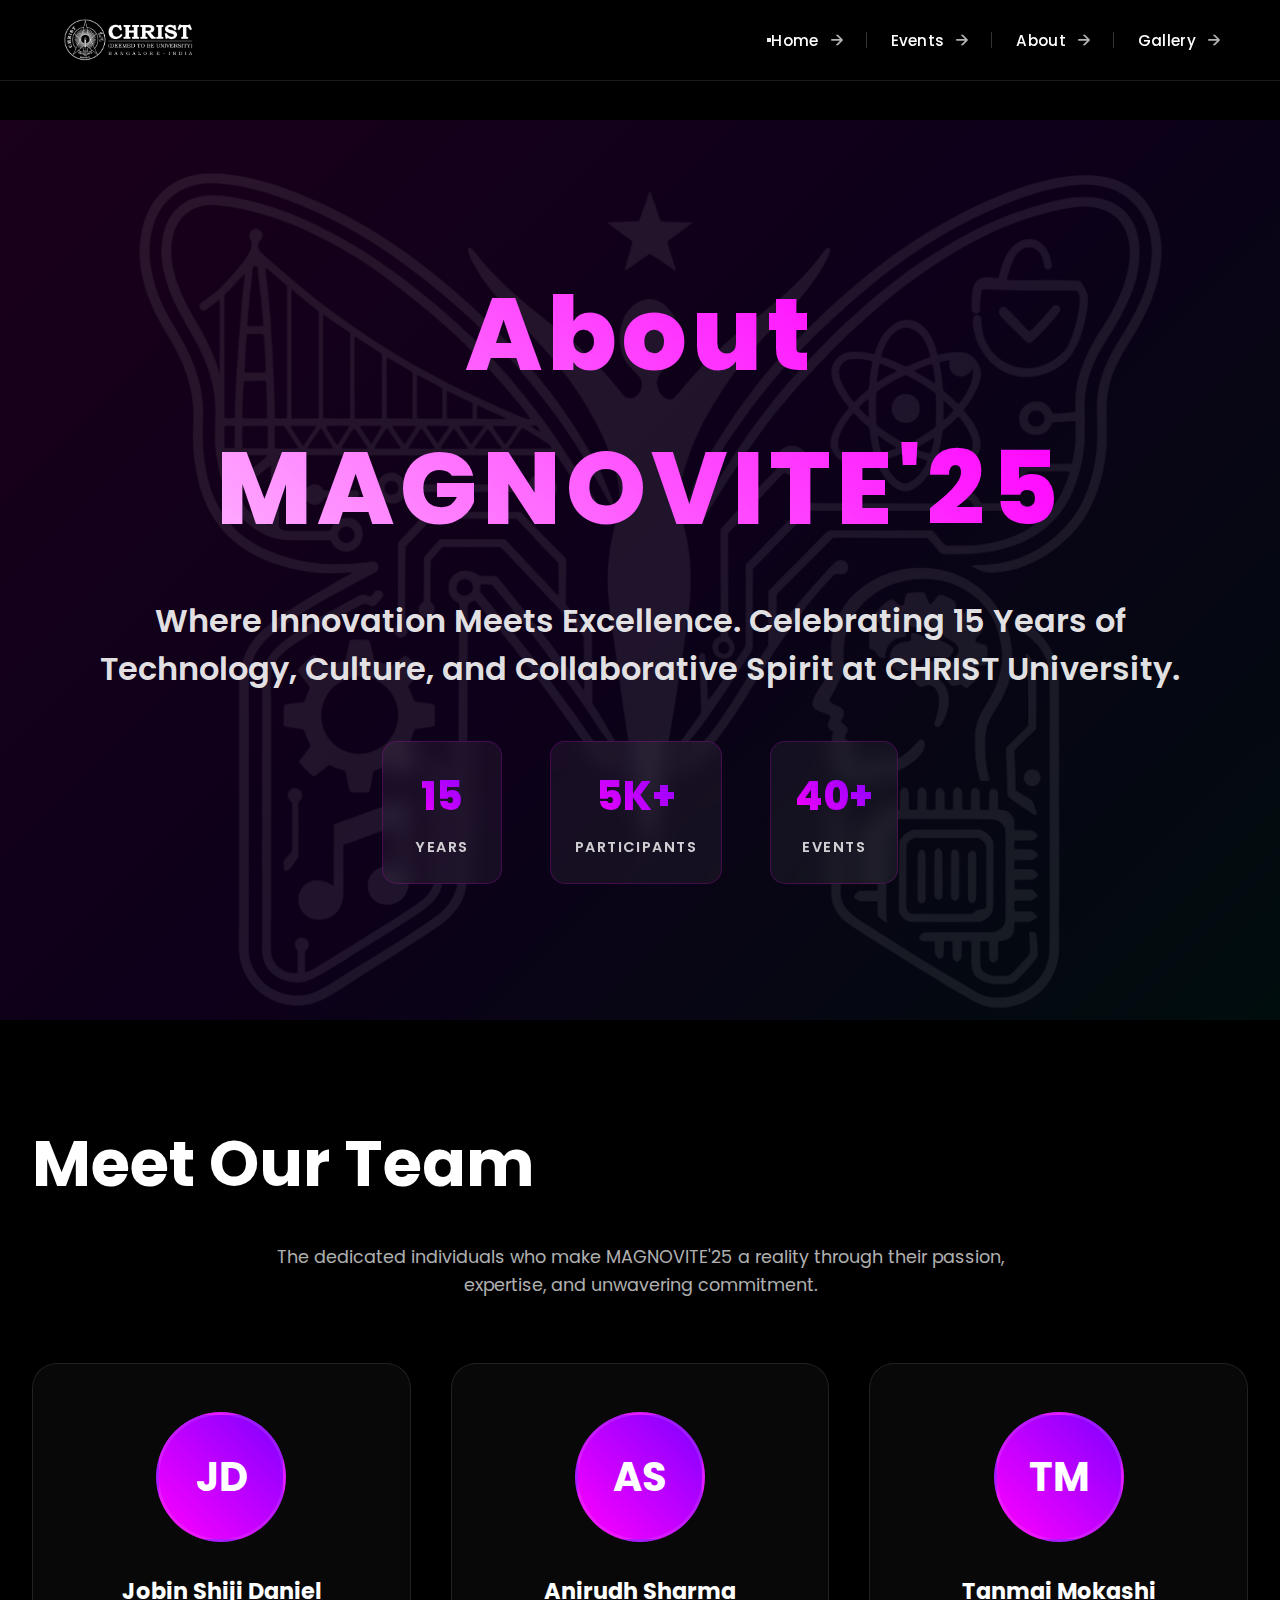
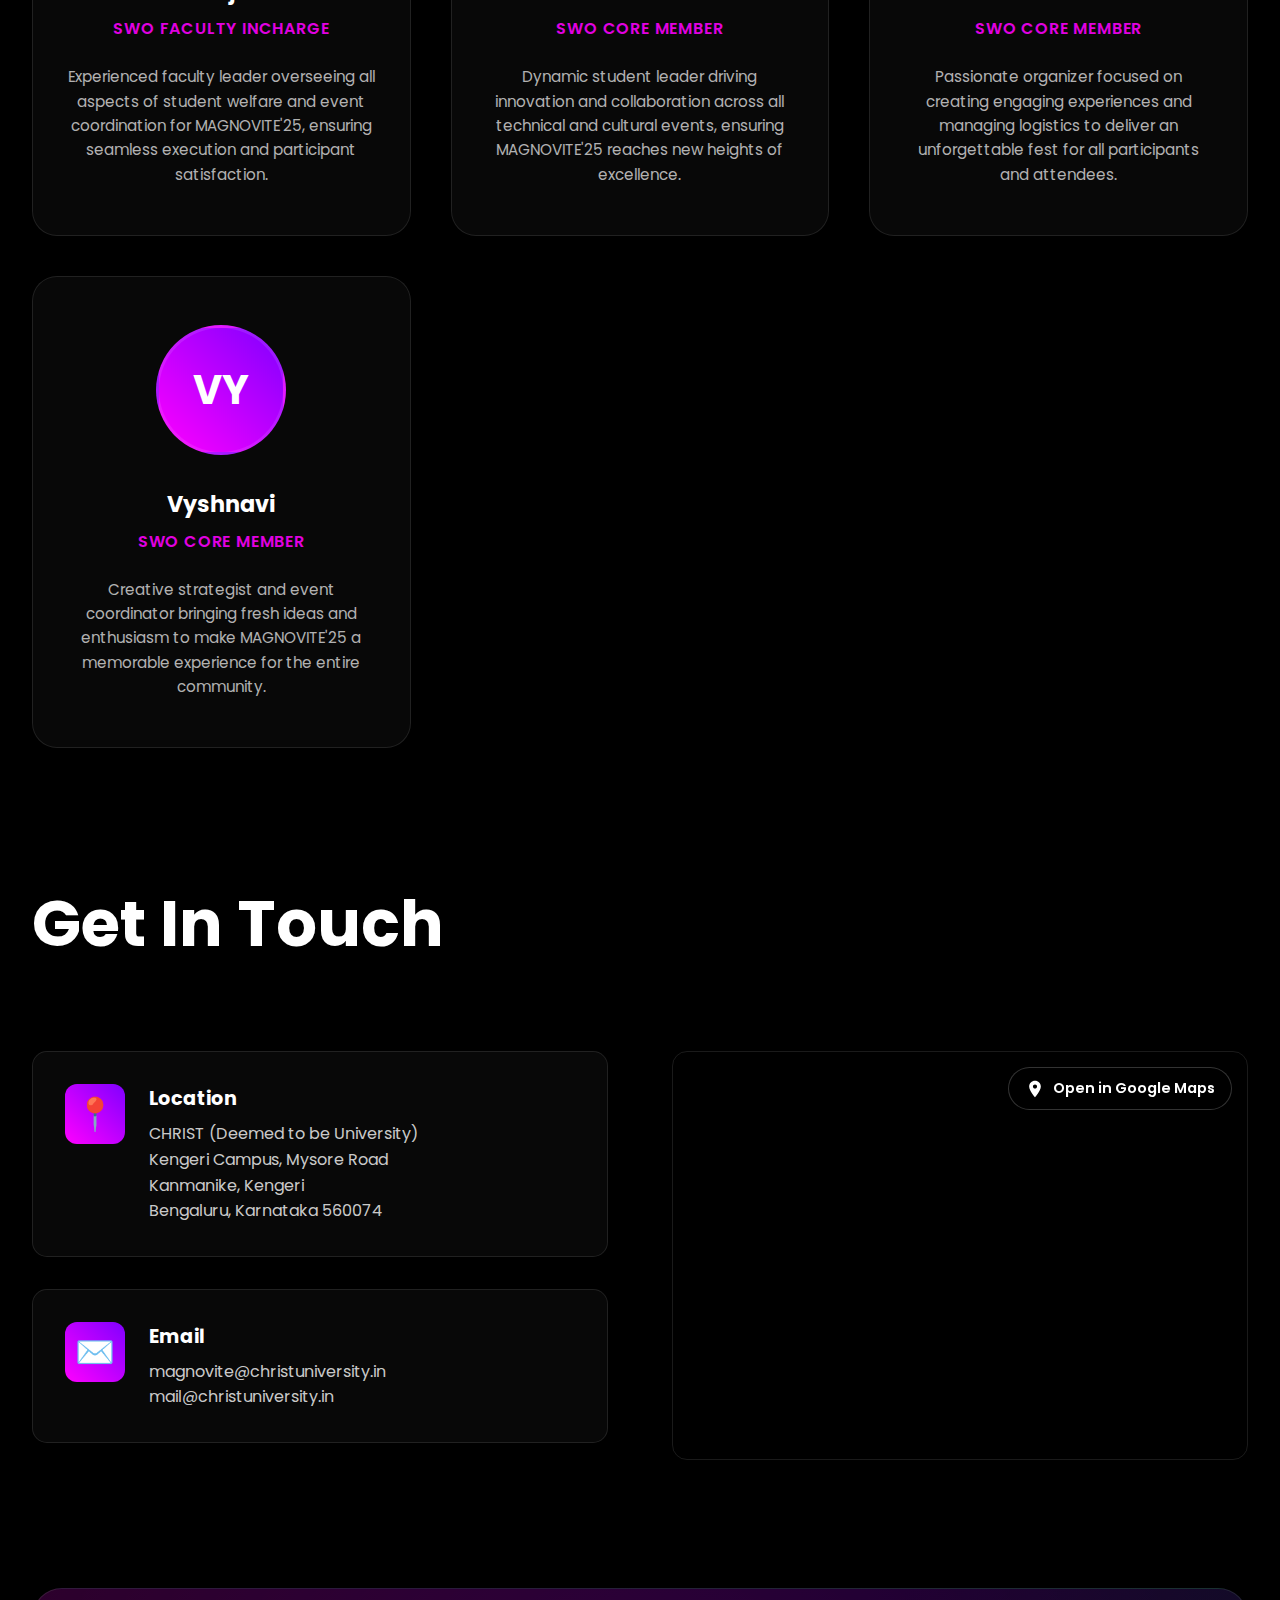
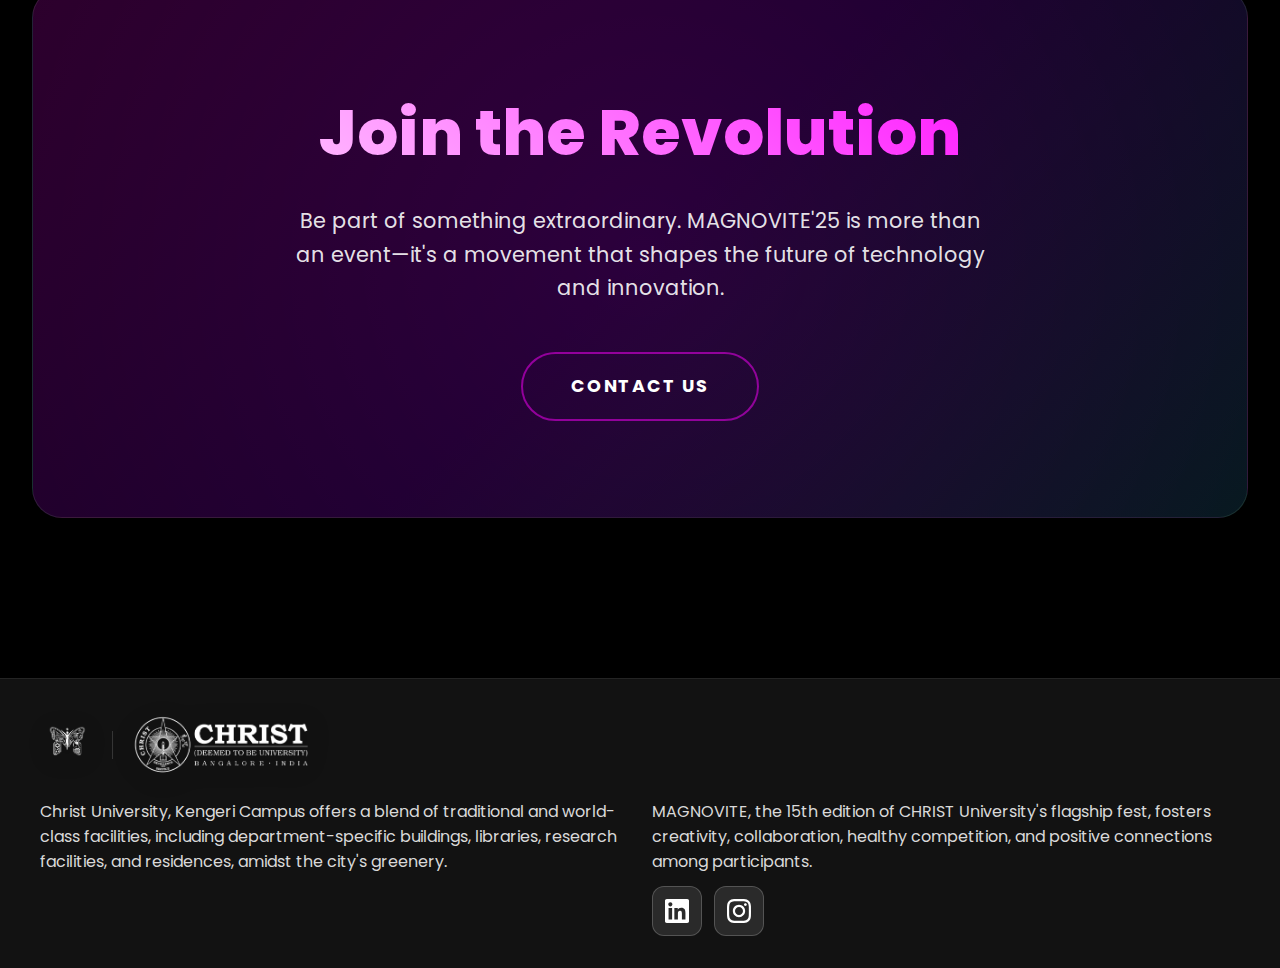
<file: about.html>
<!DOCTYPE html>
<html lang="en">
	<head>
		<meta charset="UTF-8" />
		<meta name="viewport" content="width=device-width, initial-scale=1.0" />
		<title>About - Magnovite'25</title>
		<link
			rel="icon"
			type="image/png"
			href="./public/magnovite.png"
			sizes="32x32 64x64 128x128 192x192"
		/>
		<link
			rel="apple-touch-icon"
			href="./public/magnovite.png"
			sizes="180x180"
		/>
		<link rel="preconnect" href="https://fonts.googleapis.com" />
		<link rel="preconnect" href="https://fonts.gstatic.com" crossorigin />
		<link
			href="https://fonts.googleapis.com/css2?family=Poppins:wght@400;600;700;800&display=swap"
			rel="stylesheet"
		/>
		<link rel="stylesheet" href="./src/style.css" />
		<style>
			/* Mobile First Approach - Additional Optimizations */

			/* Base Mobile Styles */
			@media (max-width: 480px) {
				.about-hero::before {
					opacity: 0.05; /* Reduce background opacity on small screens */
				}

				.about-hero-content {
					padding: 0 0.5rem;
				}

				.section-title::after {
					height: 3px; /* Thinner underline on mobile */
				}

				/* Improve map container for mobile */
				.map-container {
					height: 250px;
					margin-top: 1rem;
				}

				.map-container iframe {
					height: 250px;
				}

				/* Better mobile typography */
				.story-subtitle {
					font-size: 1.5rem;
				}

				.story-text {
					font-size: 0.9rem;
					line-height: 1.6;
				}

				/* Mobile-friendly contact details */
				.contact-details h4 {
					font-size: 1.1rem;
					margin-bottom: 0.3rem;
				}

				.contact-details p {
					font-size: 0.9rem;
					line-height: 1.5;
				}
			}

			/* Extra small screens */
			@media (max-width: 360px) {
				.about-hero {
					min-height: 400px;
					height: 60vh;
				}

				.about-title {
					font-size: clamp(1.8rem, 18vw, 2.5rem);
				}

				.hero-stats {
					flex-direction: column;
					gap: 0.8rem;
					max-width: 200px;
				}

				.hero-stat {
					padding: 0.8rem 0.5rem;
				}

				.content-card {
					padding: 1.2rem 0.8rem;
				}

				.team-member {
					padding: 1.5rem 0.8rem;
				}
			}

			/* Tablet Portrait */
			@media (min-width: 481px) and (max-width: 768px) {
				.stats-grid {
					grid-template-columns: repeat(2, 1fr);
					gap: 1.5rem;
				}

				.team-grid {
					grid-template-columns: repeat(2, 1fr);
					gap: 2rem;
				}
			}

			/* Performance optimizations for mobile */
			@media (max-width: 768px) {
				* {
					-webkit-transform: translateZ(0); /* Enable hardware acceleration */
					transform: translateZ(0); /* Standard property for compatibility */
					backface-visibility: hidden;
				}

				.content-card,
				.team-member,
				.stat-item {
					will-change: transform; /* Optimize for animations */
				}
			}

			/* Debug - Ensure content is visible */
			* {
				box-sizing: border-box;
			}

			body {
				margin: 0;
				padding: 0;
				font-family: 'Poppins', sans-serif;
				overflow-y: auto !important;
				overflow-x: hidden !important;
				height: auto !important;
				width: 100% !important;
				max-width: 100vw !important;
			}

			html {
				overflow-y: auto !important;
				scroll-behavior: smooth;
			}

			/* About Page Specific Styles */
			.about-container {
				background: #000000;
				min-height: 100vh;
				padding-top: 120px;
				position: relative;
				overflow-x: hidden;
				width: 100%;
				max-width: 100vw;
			}

			.about-hero {
				position: relative;
				height: 100vh;
				display: flex;
				align-items: center;
				justify-content: center;
				background: linear-gradient(
					135deg,
					rgba(255, 0, 255, 0.1),
					rgba(128, 0, 255, 0.1),
					rgba(0, 255, 255, 0.05)
				);
				overflow: hidden;
			}

			.about-hero::before {
				content: '';
				position: absolute;
				top: 0;
				left: 0;
				right: 0;
				bottom: 0;
				background: url('./public/MAGNOVITEBW.png') center/contain no-repeat;
				opacity: 0.08;
				animation: float 8s ease-in-out infinite;
			}

			@keyframes float {
				0%,
				100% {
					transform: translateY(0px) rotate(0deg);
				}
				50% {
					transform: translateY(-30px) rotate(3deg);
				}
			}

			.about-hero-content {
				text-align: center;
				z-index: 2;
				position: relative;
				max-width: 1200px;
				padding: 0 2rem;
			}

			.hero-stats {
				display: flex;
				justify-content: center;
				gap: 3rem;
				margin-top: 3rem;
				flex-wrap: wrap;
			}

			.hero-stat {
				text-align: center;
				padding: 1.5rem;
				background: rgba(255, 255, 255, 0.05);
				border-radius: 15px;
				border: 1px solid rgba(255, 0, 255, 0.2);
				backdrop-filter: blur(10px);
				min-width: 120px;
			}

			.hero-stat-number {
				display: block;
				font-size: 2.5rem;
				font-weight: 800;
				background: linear-gradient(45deg, #ff00ff, #8000ff);
				-webkit-background-clip: text;
				background-clip: text;
				-webkit-text-fill-color: transparent;
				margin-bottom: 0.5rem;
			}

			.hero-stat-label {
				color: rgba(255, 255, 255, 0.8);
				font-weight: 600;
				font-size: 0.9rem;
				text-transform: uppercase;
				letter-spacing: 0.1em;
			}

			.section-description {
				text-align: center;
				font-size: 1.1rem;
				color: rgba(255, 255, 255, 0.7);
				margin-bottom: 3rem;
				max-width: 800px;
				margin-left: auto;
				margin-right: auto;
				line-height: 1.6;
			}

			.story-content {
				display: grid;
				grid-template-columns: 1fr 1fr;
				gap: 4rem;
				align-items: start;
				margin-top: 3rem;
			}

			.story-main {
				background: rgba(255, 255, 255, 0.03);
				padding: 3rem;
				border-radius: 20px;
				border: 1px solid rgba(255, 255, 255, 0.1);
			}

			.story-subtitle {
				font-size: 1.8rem;
				font-weight: 700;
				color: #ffffff;
				margin-bottom: 1.5rem;
				background: linear-gradient(45deg, #ff00ff, #8000ff);
				-webkit-background-clip: text;
				background-clip: text;
				-webkit-text-fill-color: transparent;
			}

			.story-text {
				color: rgba(255, 255, 255, 0.8);
				line-height: 1.7;
				margin-bottom: 1.5rem;
				font-size: 1rem;
			}

			.story-timeline {
				position: relative;
			}

			.timeline-item {
				position: relative;
				margin-bottom: 2.5rem;
				padding-left: 2rem;
			}

			.timeline-item::before {
				content: '';
				position: absolute;
				left: 0;
				top: 0;
				width: 2px;
				height: 100%;
				background: linear-gradient(to bottom, #ff00ff, #8000ff);
			}

			.timeline-date {
				position: absolute;
				left: -1.5rem;
				top: 0;
				background: linear-gradient(45deg, #ff00ff, #8000ff);
				color: white;
				padding: 0.5rem 1rem;
				border-radius: 20px;
				font-weight: 700;
				font-size: 0.8rem;
				min-width: 60px;
				text-align: center;
			}

			.timeline-title {
				font-size: 1.2rem;
				font-weight: 700;
				color: #ffffff;
				margin-bottom: 0.5rem;
			}

			.timeline-text {
				color: rgba(255, 255, 255, 0.7);
				line-height: 1.5;
				font-size: 0.9rem;
			}

			.contact-container {
				display: grid;
				grid-template-columns: 1fr 1fr;
				gap: 4rem;
				margin-top: 3rem;
			}

			.contact-info {
				display: flex;
				flex-direction: column;
				gap: 2rem;
			}

			.contact-item {
				display: flex;
				align-items: flex-start;
				gap: 1.5rem;
				padding: 2rem;
				background: rgba(255, 255, 255, 0.03);
				border-radius: 15px;
				border: 1px solid rgba(255, 255, 255, 0.1);
				transition: all 0.3s ease;
			}

			.contact-item:hover {
				background: rgba(255, 0, 255, 0.1);
				transform: translateY(-5px);
			}

			.contact-icon {
				font-size: 2rem;
				min-width: 60px;
				height: 60px;
				background: linear-gradient(45deg, #ff00ff, #8000ff);
				border-radius: 12px;
				display: flex;
				align-items: center;
				justify-content: center;
			}

			.contact-details h4 {
				font-size: 1.2rem;
				font-weight: 700;
				color: #ffffff;
				margin-bottom: 0.5rem;
			}

			.contact-details p {
				color: rgba(255, 255, 255, 0.8);
				line-height: 1.6;
			}

			.map-container {
				border-radius: 15px;
				overflow: hidden;
				border: 1px solid rgba(255, 255, 255, 0.1);
				height: fit-content;
				position: relative;
			}

			.map-container iframe {
				filter: invert(0.9) hue-rotate(180deg) contrast(1.2) brightness(0.8);
				transition: filter 0.3s ease;
			}

			.map-container:hover iframe {
				filter: invert(0.95) hue-rotate(180deg) contrast(1.3) brightness(0.9);
			}

			.map-actions {
				position: absolute;
				top: 15px;
				right: 15px;
				z-index: 10;
			}

			.open-maps-btn {
				display: inline-flex;
				align-items: center;
				background: rgba(0, 0, 0, 0.8);
				color: #ffffff;
				padding: 10px 16px;
				border-radius: 25px;
				text-decoration: none;
				font-size: 0.9rem;
				font-weight: 600;
				backdrop-filter: blur(10px);
				border: 1px solid rgba(255, 255, 255, 0.2);
				transition: all 0.3s ease;
				box-shadow: 0 4px 15px rgba(0, 0, 0, 0.3);
			}

			.open-maps-btn:hover {
				background: rgba(255, 0, 255, 0.9);
				border-color: #ff00ff;
				transform: translateY(-2px);
				box-shadow: 0 6px 20px rgba(255, 0, 255, 0.4);
			}

			.open-maps-btn svg {
				transition: transform 0.3s ease;
			}

			.open-maps-btn:hover svg {
				transform: scale(1.1);
			}

			.cta-buttons {
				display: flex;
				gap: 1.5rem;
				justify-content: center;
				flex-wrap: wrap;
			}

			.cta-button.secondary {
				background: transparent;
				border: 2px solid rgba(255, 0, 255, 0.5);
				color: #ffffff;
			}

			.cta-button.secondary:hover {
				background: rgba(255, 0, 255, 0.1);
				border-color: #ff00ff;
			}

			/* Enhanced Mobile Responsive Design */
			@media (max-width: 768px) {
				.about-container {
					padding-top: 70px;
				}

				.about-hero {
					height: 70vh;
					padding: 1.5rem 1rem;
					min-height: 500px;
				}

				.about-hero-content {
					padding: 0 1rem;
					max-width: 100%;
				}

				.about-title {
					font-size: clamp(2.5rem, 12vw, 4rem);
					margin-bottom: 1rem;
					line-height: 1.1;
				}

				.about-subtitle {
					font-size: clamp(1rem, 4vw, 1.3rem);
					margin-bottom: 2rem;
					line-height: 1.5;
					padding: 0 0.5rem;
				}

				.hero-stats {
					gap: 1rem;
					margin-top: 2rem;
					flex-direction: row;
					justify-content: space-between;
					max-width: 350px;
					margin-left: auto;
					margin-right: auto;
				}

				.hero-stat {
					min-width: 90px;
					padding: 1rem 0.5rem;
					flex: 1;
				}

				.hero-stat-number {
					font-size: 1.8rem;
				}

				.hero-stat-label {
					font-size: 0.75rem;
				}

				.story-content {
					grid-template-columns: 1fr;
					gap: 1.5rem;
				}

				.story-main {
					padding: 2rem 1.5rem;
				}

				.contact-container {
					grid-template-columns: 1fr;
					gap: 2rem;
				}

				.cta-buttons {
					flex-direction: column;
					align-items: center;
					gap: 1rem;
				}

				.cta-button {
					padding: 1rem 2rem;
					font-size: 1rem;
					min-width: 180px;
				}

				.timeline-item {
					padding-left: 1.5rem;
				}

				.timeline-date {
					left: -1.2rem;
					font-size: 0.7rem;
					padding: 0.3rem 0.8rem;
				}
			}

			@media (max-width: 480px) {
				.about-hero {
					height: 65vh;
					padding: 1rem 0.5rem;
					min-height: 450px;
				}

				.about-title {
					font-size: clamp(2rem, 15vw, 3rem);
					margin-bottom: 0.5rem;
				}

				.about-subtitle {
					font-size: clamp(0.9rem, 4.5vw, 1.1rem);
					margin-bottom: 1.5rem;
					padding: 0 1rem;
				}

				.hero-stats {
					gap: 0.5rem;
					margin-top: 1.5rem;
					max-width: 100%;
					padding: 0 1rem;
				}

				.hero-stat {
					min-width: 80px;
					padding: 0.8rem 0.3rem;
				}

				.hero-stat-number {
					font-size: 1.5rem;
				}

				.hero-stat-label {
					font-size: 0.7rem;
				}

				.story-main {
					padding: 1.5rem 1rem;
				}

				.contact-item {
					padding: 1.5rem;
					flex-direction: column;
					text-align: center;
					gap: 1rem;
				}

				.contact-icon {
					min-width: 50px;
					height: 50px;
					font-size: 1.5rem;
					align-self: center;
				}

				.cta-button {
					padding: 0.9rem 1.5rem;
					font-size: 0.9rem;
					min-width: 160px;
				}
			}

			.about-title {
				font-size: clamp(3rem, 8vw, 8rem);
				font-weight: 800;
				background: linear-gradient(45deg, #ffffff, #ff00ff, #8000ff);
				background-size: 200% 200%;
				-webkit-background-clip: text;
				background-clip: text;
				-webkit-text-fill-color: transparent;
				animation: gradient-shift 3s ease infinite;
				margin-bottom: 2rem;
				letter-spacing: 0.05em;
			}

			@keyframes gradient-shift {
				0%,
				100% {
					background-position: 0% 50%;
				}
				50% {
					background-position: 100% 50%;
				}
			}

			.about-subtitle {
				font-size: clamp(1.2rem, 3vw, 2rem);
				color: rgba(255, 255, 255, 0.9);
				font-weight: 600;
				margin-bottom: 3rem;
				opacity: 1;
				animation: fadeInUp 1s ease 0.5s forwards;
			}

			@keyframes fadeInUp {
				from {
					opacity: 0;
					transform: translateY(30px);
				}
				to {
					opacity: 1;
					transform: translateY(0);
				}
			}

			.about-content {
				padding: 6rem 2rem;
				max-width: 1400px;
				margin: 0 auto;
			}

			.content-section {
				margin-bottom: 8rem;
				opacity: 1;
				transform: translateY(0);
				transition: all 0.8s ease;
			}

			.content-section.visible {
				opacity: 1;
				transform: translateY(0);
			}

			.section-title {
				font-size: clamp(2.5rem, 5vw, 4rem);
				font-weight: 700;
				color: #ffffff;
				margin-bottom: 2rem;
				position: relative;
				display: inline-block;
			}

			.section-title::after {
				content: '';
				position: absolute;
				bottom: -10px;
				left: 0;
				width: 100%;
				height: 4px;
				background: linear-gradient(90deg, #ff00ff, #8000ff);
				transform: scaleX(0);
				transform-origin: left;
				animation: lineExpand 0.8s ease 0.3s forwards;
			}

			@keyframes lineExpand {
				to {
					transform: scaleX(1);
				}
			}

			.section-content {
				display: grid;
				grid-template-columns: repeat(auto-fit, minmax(300px, 1fr));
				gap: 3rem;
				margin-top: 3rem;
			}

			.content-card {
				background: rgba(255, 255, 255, 0.05);
				backdrop-filter: blur(10px);
				border: 1px solid rgba(255, 255, 255, 0.1);
				border-radius: 20px;
				padding: 2.5rem;
				transition: all 0.4s ease;
				position: relative;
				overflow: hidden;
			}

			.content-card::before {
				content: '';
				position: absolute;
				top: 0;
				left: -100%;
				width: 100%;
				height: 100%;
				background: linear-gradient(
					90deg,
					transparent,
					rgba(255, 0, 255, 0.1),
					transparent
				);
				transition: left 0.6s ease;
			}

			.content-card:hover::before {
				left: 100%;
			}

			.content-card:hover {
				transform: translateY(-10px);
				border-color: rgba(255, 0, 255, 0.3);
				box-shadow: 0 20px 40px rgba(255, 0, 255, 0.1);
			}

			.card-icon {
				width: 60px;
				height: 60px;
				background: linear-gradient(45deg, #ff00ff, #8000ff);
				border-radius: 15px;
				display: flex;
				align-items: center;
				justify-content: center;
				margin-bottom: 1.5rem;
				font-size: 24px;
			}

			.card-title {
				font-size: 1.5rem;
				font-weight: 700;
				color: #ffffff;
				margin-bottom: 1rem;
			}

			.card-text {
				color: rgba(255, 255, 255, 0.8);
				line-height: 1.6;
				font-size: 1rem;
			}

			.stats-grid {
				display: grid;
				grid-template-columns: repeat(auto-fit, minmax(200px, 1fr));
				gap: 2rem;
				margin: 4rem 0;
			}

			.stat-item {
				text-align: center;
				padding: 2.5rem 2rem;
				background: rgba(255, 255, 255, 0.03);
				border-radius: 20px;
				border: 1px solid rgba(255, 255, 255, 0.1);
				transition: all 0.4s ease;
				position: relative;
				overflow: hidden;
			}

			.stat-item::before {
				content: '';
				position: absolute;
				top: 0;
				left: -100%;
				width: 100%;
				height: 100%;
				background: linear-gradient(
					90deg,
					transparent,
					rgba(255, 0, 255, 0.1),
					transparent
				);
				transition: left 0.6s ease;
			}

			.stat-item:hover::before {
				left: 100%;
			}

			.stat-item:hover {
				background: rgba(255, 0, 255, 0.1);
				transform: translateY(-10px) scale(1.02);
				border-color: rgba(255, 0, 255, 0.3);
			}

			.stat-number {
				font-size: 3.5rem;
				font-weight: 800;
				background: linear-gradient(45deg, #ff00ff, #8000ff);
				-webkit-background-clip: text;
				background-clip: text;
				-webkit-text-fill-color: transparent;
				display: block;
				margin-bottom: 1rem;
				position: relative;
				z-index: 2;
			}

			.stat-label {
				color: rgba(255, 255, 255, 0.8);
				font-weight: 600;
				text-transform: uppercase;
				letter-spacing: 0.1em;
				font-size: 0.9rem;
				position: relative;
				z-index: 2;
			}

			.timeline {
				position: relative;
				max-width: 1000px;
				margin: 4rem auto;
				padding: 0 2rem;
			}

			.timeline::before {
				content: '';
				position: absolute;
				left: 50%;
				top: 0;
				bottom: 0;
				width: 2px;
				background: linear-gradient(to bottom, #ff00ff, #8000ff);
				transform: translateX(-50%);
			}

			.timeline-item {
				position: relative;
				margin: 3rem 0;
				opacity: 1;
				animation: slideInFromLeft 0.8s ease forwards;
			}

			.timeline-item:nth-child(even) {
				animation: slideInFromRight 0.8s ease forwards;
			}

			@keyframes slideInFromLeft {
				from {
					opacity: 0;
					transform: translateX(-50px);
				}
				to {
					opacity: 1;
					transform: translateX(0);
				}
			}

			@keyframes slideInFromRight {
				from {
					opacity: 0;
					transform: translateX(50px);
				}
				to {
					opacity: 1;
					transform: translateX(0);
				}
			}

			.timeline-content {
				background: rgba(255, 255, 255, 0.05);
				backdrop-filter: blur(10px);
				border-radius: 15px;
				padding: 2rem;
				border: 1px solid rgba(255, 255, 255, 0.1);
				position: relative;
				width: 45%;
				margin-left: 0;
				margin-right: auto;
			}

			.timeline-item:nth-child(even) .timeline-content {
				margin-left: auto;
				margin-right: 0;
			}

			.timeline-date {
				position: absolute;
				left: 50%;
				top: 50%;
				transform: translate(-50%, -50%);
				background: linear-gradient(45deg, #ff00ff, #8000ff);
				color: white;
				padding: 0.5rem 1rem;
				border-radius: 25px;
				font-weight: 700;
				font-size: 0.9rem;
				z-index: 2;
				white-space: nowrap;
				min-width: 70px;
				text-align: center;
			}

			.team-grid {
				display: grid;
				grid-template-columns: repeat(auto-fit, minmax(300px, 1fr));
				gap: 2.5rem;
				margin: 4rem 0;
			}

			.team-member {
				text-align: center;
				background: rgba(255, 255, 255, 0.03);
				border-radius: 25px;
				padding: 3rem 2rem;
				border: 1px solid rgba(255, 255, 255, 0.1);
				transition: all 0.4s ease;
				position: relative;
				overflow: hidden;
			}

			.team-member::before {
				content: '';
				position: absolute;
				top: 0;
				left: -100%;
				width: 100%;
				height: 100%;
				background: linear-gradient(
					90deg,
					transparent,
					rgba(255, 0, 255, 0.1),
					transparent
				);
				transition: left 0.6s ease;
			}

			.team-member:hover::before {
				left: 100%;
			}

			.team-member:hover {
				transform: translateY(-15px) scale(1.02);
				background: rgba(255, 0, 255, 0.08);
				border-color: rgba(255, 0, 255, 0.3);
				box-shadow: 0 25px 50px rgba(255, 0, 255, 0.15);
			}

			.member-avatar {
				width: 130px;
				height: 130px;
				border-radius: 50%;
				background: linear-gradient(45deg, #ff00ff, #8000ff);
				margin: 0 auto 2rem;
				display: flex;
				align-items: center;
				justify-content: center;
				font-size: 2.5rem;
				font-weight: 700;
				color: white;
				position: relative;
				overflow: hidden;
				border: 3px solid rgba(255, 255, 255, 0.1);
			}

			.member-avatar::before {
				content: '';
				position: absolute;
				top: 0;
				left: -100%;
				width: 100%;
				height: 100%;
				background: linear-gradient(
					90deg,
					transparent,
					rgba(255, 255, 255, 0.3),
					transparent
				);
				animation: shimmer 3s infinite;
			}

			@keyframes shimmer {
				0% {
					left: -100%;
				}
				100% {
					left: 100%;
				}
			}

			.member-name {
				font-size: 1.4rem;
				font-weight: 700;
				color: #ffffff;
				margin-bottom: 0.5rem;
				position: relative;
				z-index: 2;
			}

			.member-role {
				color: rgba(255, 0, 255, 0.9);
				font-weight: 600;
				margin-bottom: 1.5rem;
				font-size: 1rem;
				text-transform: uppercase;
				letter-spacing: 0.05em;
				position: relative;
				z-index: 2;
			}

			.member-bio {
				color: rgba(255, 255, 255, 0.7);
				line-height: 1.6;
				font-size: 0.95rem;
				position: relative;
				z-index: 2;
			}

			.cta-section {
				text-align: center;
				padding: 6rem 2rem;
				background: linear-gradient(
					135deg,
					rgba(255, 0, 255, 0.15),
					rgba(128, 0, 255, 0.15),
					rgba(0, 255, 255, 0.1)
				);
				margin: 6rem 0 4rem;
				border-radius: 30px;
				position: relative;
				overflow: hidden;
				border: 1px solid rgba(255, 255, 255, 0.1);
			}

			@media (max-width: 768px) {
				.cta-section {
					padding: 4rem 1.5rem;
					margin: 4rem 1rem 3rem;
					border-radius: 20px;
				}

				.cta-title {
					font-size: clamp(2rem, 8vw, 2.8rem);
					margin-bottom: 1rem;
				}

				.cta-text {
					font-size: 1.1rem;
					margin-bottom: 2rem;
					padding: 0 0.5rem;
				}
			}

			@media (max-width: 480px) {
				.cta-section {
					padding: 3rem 1rem;
					margin: 3rem 0.5rem 2rem;
					border-radius: 15px;
				}

				.cta-title {
					font-size: clamp(1.8rem, 10vw, 2.2rem);
					margin-bottom: 0.8rem;
				}

				.cta-text {
					font-size: 1rem;
					margin-bottom: 1.5rem;
					padding: 0 1rem;
					line-height: 1.5;
				}
			}

			.cta-section::before {
				content: '';
				position: absolute;
				top: -50%;
				left: -50%;
				width: 200%;
				height: 200%;
				background: radial-gradient(
					circle,
					rgba(255, 0, 255, 0.1) 0%,
					transparent 70%
				);
				animation: rotate 20s linear infinite;
			}

			@keyframes rotate {
				from {
					transform: rotate(0deg);
				}
				to {
					transform: rotate(360deg);
				}
			}

			.cta-title {
				font-size: clamp(2.5rem, 6vw, 4rem);
				font-weight: 800;
				color: #ffffff;
				margin-bottom: 1.5rem;
				position: relative;
				z-index: 2;
				background: linear-gradient(45deg, #ffffff, #ff00ff, #8000ff);
				background-size: 200% 200%;
				-webkit-background-clip: text;
				background-clip: text;
				-webkit-text-fill-color: transparent;
				animation: gradient-shift 3s ease infinite;
			}

			.cta-text {
				font-size: 1.3rem;
				color: rgba(255, 255, 255, 0.9);
				margin-bottom: 3rem;
				max-width: 700px;
				margin-left: auto;
				margin-right: auto;
				position: relative;
				z-index: 2;
				line-height: 1.6;
			}

			.cta-button {
				background: linear-gradient(45deg, #ff00ff, #8000ff);
				border: none;
				color: white;
				padding: 1.2rem 3rem;
				font-size: 1.1rem;
				font-weight: 700;
				border-radius: 50px;
				cursor: pointer;
				transition: all 0.3s ease;
				text-transform: uppercase;
				letter-spacing: 0.1em;
				position: relative;
				z-index: 2;
				overflow: hidden;
				min-width: 200px;
			}

			.cta-button::before {
				content: '';
				position: absolute;
				top: 0;
				left: -100%;
				width: 100%;
				height: 100%;
				background: linear-gradient(
					90deg,
					transparent,
					rgba(255, 255, 255, 0.2),
					transparent
				);
				transition: left 0.6s ease;
			}

			.cta-button:hover::before {
				left: 100%;
			}

			.cta-button:hover {
				transform: translateY(-5px) scale(1.05);
				box-shadow: 0 15px 40px rgba(255, 0, 255, 0.4);
			}

			/* Enhanced Mobile Content Layout */
			@media (max-width: 768px) {
				.about-content {
					padding: 3rem 1rem;
				}

				.content-section {
					margin-bottom: 3rem;
				}

				.section-title {
					font-size: clamp(2rem, 8vw, 3rem);
					margin-bottom: 1.5rem;
					text-align: center;
				}

				.section-description {
					font-size: 1rem;
					margin-bottom: 2rem;
					padding: 0 0.5rem;
				}

				.section-content {
					grid-template-columns: 1fr;
					gap: 1.5rem;
				}

				.content-card {
					padding: 2rem 1.5rem;
					text-align: center;
				}

				.card-title {
					font-size: 1.3rem;
				}

				.card-text {
					font-size: 0.95rem;
				}

				.timeline {
					padding: 0 1rem;
					max-width: 100%;
				}

				.timeline::before {
					left: 20px;
				}

				.timeline-content {
					width: calc(100% - 80px);
					margin-left: 60px;
					margin-right: 0;
					padding: 1.5rem;
				}

				.timeline-item:nth-child(even) .timeline-content {
					margin-left: 60px;
					margin-right: 0;
				}

				.timeline-date {
					left: 20px;
					transform: translateX(-50%) translateY(-50%);
					font-size: 0.8rem;
					padding: 0.4rem 0.8rem;
				}

				.timeline-title {
					font-size: 1.1rem;
				}

				.timeline-text {
					font-size: 0.85rem;
				}

				.stats-grid {
					grid-template-columns: repeat(2, 1fr);
					gap: 1rem;
				}

				.stat-item {
					padding: 2rem 1rem;
				}

				.stat-number {
					font-size: 2.5rem;
				}

				.stat-label {
					font-size: 0.8rem;
				}

				.team-grid {
					grid-template-columns: 1fr;
					gap: 2rem;
				}

				.team-member {
					padding: 2.5rem 1.5rem;
				}

				.member-avatar {
					width: 100px;
					height: 100px;
					font-size: 2rem;
					margin: 0 auto 1.5rem;
				}

				.member-name {
					font-size: 1.2rem;
				}

				.member-role {
					font-size: 0.9rem;
				}

				.member-bio {
					font-size: 0.9rem;
				}
			}

			@media (max-width: 480px) {
				.about-content {
					padding: 2rem 0.5rem;
				}

				.content-section {
					margin-bottom: 2.5rem;
				}

				.section-title {
					font-size: clamp(1.8rem, 10vw, 2.5rem);
					margin-bottom: 1rem;
				}

				.section-description {
					font-size: 0.9rem;
					margin-bottom: 1.5rem;
					padding: 0 1rem;
				}

				.content-card {
					padding: 1.5rem 1rem;
				}

				.card-icon {
					width: 50px;
					height: 50px;
					font-size: 20px;
					margin: 0 auto 1rem;
				}

				.card-title {
					font-size: 1.2rem;
				}

				.card-text {
					font-size: 0.9rem;
				}

				.timeline-content {
					width: calc(100% - 60px);
					margin-left: 50px;
					padding: 1.2rem;
				}

				.timeline-item:nth-child(even) .timeline-content {
					margin-left: 50px;
				}

				.timeline-date {
					left: 15px;
					font-size: 0.7rem;
					padding: 0.3rem 0.6rem;
					min-width: 50px;
				}

				.stats-grid {
					grid-template-columns: 1fr;
					gap: 1rem;
				}

				.stat-item {
					padding: 1.5rem 1rem;
				}

				.stat-number {
					font-size: 2rem;
				}

				.team-member {
					padding: 2rem 1rem;
				}

				.member-avatar {
					width: 80px;
					height: 80px;
					font-size: 1.8rem;
				}
			}

			/* Scroll animations */
			.scroll-reveal {
				opacity: 1;
				transform: translateY(0);
				transition: all 0.8s ease;
			}

			.scroll-reveal.revealed {
				opacity: 1;
				transform: translateY(0);
			}
    /* Mobile drawer nav (match index) */
    @media (max-width: 768px) {
      .nav-toggle-2 { display:inline-flex; align-items:center; justify-content:center; width:42px; height:36px; margin-left:auto; border-radius:12px; border:1px solid rgba(255,255,255,0.18); background:rgba(0,0,0,0.35); cursor:pointer; position:relative; overflow:hidden; transform: translateX(14px); opacity: 0; animation: abSlideInBtn .35s ease .2s forwards; z-index: 1002; }
      .nav-toggle-2.is-active { position: fixed; top: 12px; right: 12px; transform: none; }
      @keyframes abSlideInBtn { to { transform: translateX(0); opacity:1; } }
      .nav-toggle-2__bar { position:absolute; left:50%; width:26px; height:4px; border-radius:3px; background:#ffffff; transform: translateX(-50%); transition: transform .25s ease, opacity .2s ease; }
      .nav-toggle-2__bar:nth-child(1){ top:11px; }
      .nav-toggle-2__bar:nth-child(2){ top:23px; }
      .nav-toggle-2.is-active .nav-toggle-2__bar:nth-child(1){ top:50%; transform: translate(-50%, -50%) rotate(45deg); }
      .nav-toggle-2.is-active .nav-toggle-2__bar:nth-child(2){ top:50%; transform: translate(-50%, -50%) rotate(-45deg); }

      .nav-drawer-backdrop { position: fixed; inset: 0; background: rgba(0,0,0,0.35); backdrop-filter: blur(0px); opacity:0; visibility:hidden; transition: opacity .28s ease, visibility .28s ease, backdrop-filter .28s ease; z-index: 1000; }
      .nav-drawer-backdrop.is-open { opacity:1; visibility:visible; backdrop-filter: blur(8px); }
      .nav-menu__links { position: fixed; top:0; right:0; height:100vh; width:min(84vw, 320px); padding:14px; background: rgba(11,11,11,0.98); border-left:1px solid rgba(255,255,255,0.1); box-shadow: -24px 0 60px rgba(0,0,0,0.5); transform: translateX(100%); transition: transform .3s ease; z-index: 1001; display:flex; flex-direction:column; gap:6px; }
      .nav-menu__links.is-open { transform: translateX(0); padding-top: 64px; }
      .nav-menu__links .nav-link { display:flex; align-items:center; justify-content:space-between; padding:12px 12px; border-radius:10px; border:none !important; }
      .nav-menu__links .nav-link::after, .nav-menu__links .nav-link::before { content:none !important; }
    }
    .blur-target { transition: filter .28s ease; }
    .is-nav-open .blur-target { filter: blur(8px); }
		</style>
	</head>
	<body id="about" class="page-about">
		<!-- Navigation -->
		<header class="header">
			<div class="nav-container">
				<nav class="nav-row">
					<div class="nav-inner">
						<a
							href="https://www.christuniversity.in/"
							target="_blank"
							class="nav-logo-row"
						>
							<img
								src="./public/christwhite.png"
								alt="Christ University"
								class="nav-logo-img"
							/>
						</a>
        <div class="nav-menu">
            <div class="nav-drawer-backdrop" id="navBackdrop"></div>
            <button class="nav-toggle-2" aria-label="Open menu" aria-expanded="false" aria-controls="mobileMenu">
                <span class="nav-toggle-2__bar"></span>
                <span class="nav-toggle-2__bar"></span>
            </button>
            <div class="nav-menu__links" id="mobileMenu">
								<a href="index.html" class="link nav-link">
									<span class="nav-link-text">Home</span>
									<svg
										class="nav-link-arrow"
										width="12"
										height="12"
										viewBox="0 0 12 12"
										fill="none"
									>
										<path
											d="M0.230469 5.09969H8.95047L4.57047 0.679688H7.03047L11.7705 5.41969V6.57969L7.03047 11.3197H4.57047L8.95047 6.85969H0.230469V5.09969Z"
											fill="currentColor"
										></path>
									</svg>
								</a>
								<a href="events.html" class="link nav-link">
									<span class="nav-link-text">Events</span>
									<svg
										class="nav-link-arrow"
										width="12"
										height="12"
										viewBox="0 0 12 12"
										fill="none"
									>
										<path
											d="M0.230469 5.09969H8.95047L4.57047 0.679688H7.03047L11.7705 5.41969V6.57969L7.03047 11.3197H4.57047L8.95047 6.85969H0.230469V5.09969Z"
											fill="currentColor"
										></path>
									</svg>
								</a>
								<a href="about.html" class="link nav-link">
									<span class="nav-link-text">About</span>
									<svg
										class="nav-link-arrow"
										width="12"
										height="12"
										viewBox="0 0 12 12"
										fill="none"
									>
										<path
											d="M0.230469 5.09969H8.95047L4.57047 0.679688H7.03047L11.7705 5.41969V6.57969L7.03047 11.3197H4.57047L8.95047 6.85969H0.230469V5.09969Z"
											fill="currentColor"
										></path>
									</svg>
								</a>
								<a href="gallery.html" class="link nav-link">
									<span class="nav-link-text">Gallery</span>
									<svg
										class="nav-link-arrow"
										width="12"
										height="12"
										viewBox="0 0 12 12"
										fill="none"
									>
										<path
											d="M0.230469 5.09969H8.95047L4.57047 0.679688H7.03047L11.7705 5.41969V6.57969L7.03047 11.3197H4.57047L8.95047 6.85969H0.230469V5.09969Z"
											fill="currentColor"
										></path>
									</svg>
								</a>
							</div>
						</div>
					</div>
				</nav>
			</div>
		</header>

        <div class="about-container blur-target">
			<!-- Hero Section -->
			<section class="about-hero">
				<div class="about-hero-content">
					<h1 class="about-title">About MAGNOVITE'25</h1>
					<p class="about-subtitle">
						Where Innovation Meets Excellence. Celebrating 15 Years of
						Technology, Culture, and Collaborative Spirit at CHRIST University.
					</p>
					<div class="hero-stats">
						<div class="hero-stat">
							<span class="hero-stat-number">15</span>
							<span class="hero-stat-label">Years</span>
						</div>
						<div class="hero-stat">
							<span class="hero-stat-number">5K+</span>
							<span class="hero-stat-label">Participants</span>
						</div>
						<div class="hero-stat">
							<span class="hero-stat-number">40+</span>
							<span class="hero-stat-label">Events</span>
						</div>
					</div>
				</div>
			</section>

			<!-- Main Content -->
			<div class="about-content">
				<!-- Team Section -->
				<section class="content-section scroll-reveal">
					<h2 class="section-title">Meet Our Team</h2>
					<p class="section-description">
						The dedicated individuals who make MAGNOVITE'25 a reality through
						their passion, expertise, and unwavering commitment.
					</p>
					<div class="team-grid">
						<div class="team-member">
							<div class="member-avatar">JD</div>
							<h3 class="member-name">Jobin Shiji Daniel</h3>
							<p class="member-role">SWO Faculty Incharge</p>
							<p class="member-bio">
								Experienced faculty leader overseeing all aspects of student
								welfare and event coordination for MAGNOVITE'25, ensuring
								seamless execution and participant satisfaction.
							</p>
						</div>
						<div class="team-member">
							<div class="member-avatar">AS</div>
							<h3 class="member-name">Anirudh Sharma</h3>
							<p class="member-role">SWO Core Member</p>
							<p class="member-bio">
								Dynamic student leader driving innovation and collaboration
								across all technical and cultural events, ensuring MAGNOVITE'25
								reaches new heights of excellence.
							</p>
						</div>
						<div class="team-member">
							<div class="member-avatar">TM</div>
							<h3 class="member-name">Tanmai Mokashi</h3>
							<p class="member-role">SWO Core Member</p>
							<p class="member-bio">
								Passionate organizer focused on creating engaging experiences
								and managing logistics to deliver an unforgettable fest for all
								participants and attendees.
							</p>
						</div>
						<div class="team-member">
							<div class="member-avatar">VY</div>
							<h3 class="member-name">Vyshnavi</h3>
							<p class="member-role">SWO Core Member</p>
							<p class="member-bio">
								Creative strategist and event coordinator bringing fresh ideas
								and enthusiasm to make MAGNOVITE'25 a memorable experience for
								the entire community.
							</p>
						</div>
					</div>
				</section>

				<!-- Contact Details Section -->
				<section class="content-section scroll-reveal">
					<h2 class="section-title">Get In Touch</h2>
					<div class="contact-container">
						<div class="contact-info">
							<div class="contact-item">
								<div class="contact-icon">📍</div>
								<div class="contact-details">
									<h4>Location</h4>
									<p>
										CHRIST (Deemed to be University)<br />
										Kengeri Campus, Mysore Road<br />
										Kanmanike, Kengeri<br />
										Bengaluru, Karnataka 560074
									</p>
								</div>
							</div>
							<div class="contact-item">
								<div class="contact-icon">✉️</div>
								<div class="contact-details">
									<h4>Email</h4>
									<p>
										magnovite@christuniversity.in<br />
										mail@christuniversity.in
									</p>
								</div>
							</div>
						</div>
						<div class="map-container">
							<iframe
								src="https://www.google.com/maps/embed?pb=!1m18!1m12!1m3!1d3887.158755478985!2d77.4379779!3d12.8630352!2m3!1f0!2f0!3f0!3m2!1i1024!2i768!4f13.1!3m3!1m2!1s0x3bae472f365fe219%3A0xcae219b3b46324db!2sCHRIST%20(Deemed%20to%20be%20University)%20Bangalore%20Kengeri%20Campus!5e0!3m2!1sen!2sin!4v1729685395465!5m2!1sen!2sin&t=m&z=15&q=CHRIST+University+Kengeri+Campus"
								width="100%"
								height="400"
								style="border: 0; border-radius: 15px"
								allowfullscreen=""
								loading="lazy"
								referrerpolicy="no-referrer-when-downgrade"
							>
							</iframe>
							<div class="map-actions">
								<a 
									href="https://www.google.com/maps?q=12.8630352,77.4379779" 
									target="_blank" 
									class="open-maps-btn"
									aria-label="Open location in Google Maps"
								>
									<svg width="20" height="20" viewBox="0 0 24 24" fill="none" style="margin-right: 8px;">
										<path d="M12 2C8.13 2 5 5.13 5 9c0 5.25 7 13 7 13s7-7.75 7-13c0-3.87-3.13-7-7-7zm0 9.5c-1.38 0-2.5-1.12-2.5-2.5s1.12-2.5 2.5-2.5 2.5 1.12 2.5 2.5-1.12 2.5-2.5 2.5z" fill="currentColor"/>
									</svg>
									Open in Google Maps
								</a>
							</div>
						</div>
					</div>
				</section>

				<!-- Call to Action -->
				<section class="cta-section scroll-reveal">
					<h2 class="cta-title">Join the Revolution</h2>
					<p class="cta-text">
						Be part of something extraordinary. MAGNOVITE'25 is more than an
						event—it's a movement that shapes the future of technology and
						innovation.
					</p>
					<div class="cta-buttons">
						<button
							class="cta-button secondary"
							onclick="window.location.href='./events.html'"
						>
							Contact Us
						</button>
					</div>
				</section>
			</div>

			<!-- Footer -->
			<footer class="site-footer">
				<div class="footer-inner">
					<div class="footer-brand">
						<img
							src="./public/magnovite.png"
							alt="Magnovite"
							class="footer-logo"
						/>
						<span class="footer-divider"></span>
						<img
							src="./public/christwhite.png"
							alt="Christ University"
							class="footer-logo footer-logo--christ"
						/>
					</div>
					<div class="footer-columns">
						<div class="footer-col footer-about">
							<p>
								Christ University, Kengeri Campus offers a blend of traditional
								and world-class facilities, including department-specific
								buildings, libraries, research facilities, and residences,
								amidst the city's greenery.
							</p>
						</div>
						<div class="footer-col footer-desc">
							<p>
								MAGNOVITE, the 15th edition of CHRIST University's flagship
								fest, fosters creativity, collaboration, healthy competition,
								and positive connections among participants.
							</p>
							<div class="footer-social">
								<a
									href="https://www.linkedin.com/company/christ-university-faculty-of-engineering/?originalSubdomain=in"
									target="_blank"
									class="social-link linkedin-link"
									aria-label="LinkedIn"
								>
									<svg
										class="social-icon"
										width="20"
										height="20"
										viewBox="0 0 24 24"
										fill="none"
									>
										<path
											d="M20.447 20.452h-3.554v-5.569c0-1.328-.027-3.037-1.852-3.037-1.853 0-2.136 1.445-2.136 2.939v5.667H9.351V9h3.414v1.561h.046c.477-.9 1.637-1.85 3.37-1.85 3.601 0 4.267 2.37 4.267 5.455v6.286zM5.337 7.433c-1.144 0-2.063-.926-2.063-2.065 0-1.138.92-2.063 2.063-2.063 1.14 0 2.064.925 2.064 2.063 0 1.139-.925 2.065-2.064 2.065zm1.782 13.019H3.555V9h3.564v11.452zM22.225 0H1.771C.792 0 0 .774 0 1.729v20.542C0 23.227.792 24 1.771 24h20.451C23.2 24 24 23.227 24 22.271V1.729C24 .774 23.2 0 22.222 0h.003z"
											fill="currentColor"
										/>
									</svg>
								</a>
								<a
									href="https://www.instagram.com/magnovite.kengeri/"
									target="_blank"
									class="social-link instagram-link"
									aria-label="Instagram"
								>
									<svg
										class="social-icon"
										width="20"
										height="20"
										viewBox="0 0 24 24"
										fill="none"
									>
										<path
											d="M12 2.163c3.204 0 3.584.012 4.85.07 3.252.148 4.771 1.691 4.919 4.919.058 1.265.069 1.645.069 4.849 0 3.205-.012 3.584-.069 4.849-.149 3.225-1.664 4.771-4.919 4.919-1.266.058-1.644.07-4.85.07-3.204 0-3.584-.012-4.849-.07-3.26-.149-4.771-1.699-4.919-4.92-.058-1.265-.07-1.644-.07-4.849 0-3.204.013-3.583.07-4.849.149-3.227 1.664-4.771 4.919-4.919 1.266-.057 1.645-.069 4.849-.069zm0-2.163c-3.259 0-3.667.014-4.947.072-4.358.2-6.78 2.618-6.98 6.98-.059 1.281-.073 1.689-.073 4.948 0 3.259.014 3.668.072 4.948.2 4.358 2.618 6.78 6.98 6.98 1.281.058 1.689.072 4.948.072 3.259 0 3.668-.014 4.948-.072 4.354-.2 6.782-2.618 6.979-6.98.059-1.28.073-1.689.073-4.948 0-3.259-.014-3.667-.072-4.947-.196-4.354-2.617-6.78-6.979-6.98-1.281-.059-1.69-.073-4.949-.073zm0 5.838c-3.403 0-6.162 2.759-6.162 6.162s2.759 6.163 6.162 6.163 6.162-2.759 6.162-6.163c0-3.403-2.759-6.162-6.162-6.162zm0 10.162c-2.209 0-4-1.79-4-4 0-2.209 1.791-4 4-4s4 1.791 4 4c0 2.21-1.791 4-4 4zm6.406-11.845c-.796 0-1.441.645-1.441 1.44s.645 1.44 1.441 1.44c.795 0 1.439-.645 1.439-1.44s-.644-1.44-1.439-1.44z"
											fill="currentColor"
										/>
									</svg>
								</a>
							</div>
						</div>
					</div>
				</div>
			</footer>
		</div>

    <script>
        // Mobile drawer + blur
        (function(){
            var toggle = document.querySelector('.nav-toggle-2');
            var menu = document.getElementById('mobileMenu');
            var backdrop = document.getElementById('navBackdrop');
            if (toggle && menu && backdrop) {
                function setOpen(open){
                    menu.classList.toggle('is-open', open);
                    backdrop.classList.toggle('is-open', open);
                    toggle.classList.toggle('is-active', open);
                    toggle.setAttribute('aria-expanded', String(open));
                    if (open) document.documentElement.classList.add('is-nav-open'); else document.documentElement.classList.remove('is-nav-open');
                }
                toggle.addEventListener('click', function(){ setOpen(!menu.classList.contains('is-open')); });
                backdrop.addEventListener('click', function(){ setOpen(false); });
                document.addEventListener('keydown', function(e){ if (e.key==='Escape') setOpen(false); });
                menu.addEventListener('click', function(e){ var t=e.target; if (t && t.closest && t.closest('a.nav-link')) setOpen(false); });
            }
        })();
			// Enhanced Scroll Animation System with Mobile Optimizations
			class ScrollAnimationManager {
				constructor() {
					this.isMobile = window.innerWidth <= 768;
					this.init();
				}

				init() {
					this.createObserver();
					this.bindEvents();
					this.initializeAnimations();
					this.setupMobileOptimizations();
				}

				setupMobileOptimizations() {
					if (this.isMobile) {
						// Reduce animation complexity on mobile for better performance
						document.body.classList.add('mobile-optimized');

						// Add mobile-specific styles
						const mobileStyles = document.createElement('style');
						mobileStyles.textContent = `
							.mobile-optimized .content-card::before,
							.mobile-optimized .stat-item::before,
							.mobile-optimized .team-member::before {
								display: none; /* Disable complex animations on mobile */
							}
							
							.mobile-optimized .content-card:hover,
							.mobile-optimized .stat-item:hover,
							.mobile-optimized .team-member:hover {
								transform: translateY(-5px) scale(1.01);
							}
							
							/* Better tap targets for mobile */
							.mobile-optimized .cta-button {
								min-height: 48px;
								min-width: 200px;
								padding: 1rem 2rem;
							}
							
							.mobile-optimized .nav-link {
								min-height: 44px;
								padding: 8px 12px;
							}
							
							/* Improved touch feedback */
							.mobile-optimized .content-card,
							.mobile-optimized .team-member,
							.mobile-optimized .contact-item {
								-webkit-tap-highlight-color: rgba(255, 0, 255, 0.2);
							}
						`;
						document.head.appendChild(mobileStyles);

						// Add touch event listeners for better mobile interaction
						this.addTouchEvents();
					}
				}

				addTouchEvents() {
					// Add smooth touch scrolling for better mobile experience
					let touchStartY = 0;
					let touchStartTime = 0;

					document.addEventListener(
						'touchstart',
						(e) => {
							touchStartY = e.touches[0].clientY;
							touchStartTime = Date.now();
						},
						{ passive: true }
					);

					document.addEventListener(
						'touchend',
						(e) => {
							const touchEndY = e.changedTouches[0].clientY;
							const touchDuration = Date.now() - touchStartTime;
							const touchDistance = touchStartY - touchEndY;

							// Implement smooth scroll for quick swipes
							if (Math.abs(touchDistance) > 50 && touchDuration < 300) {
								const scrollSpeed = Math.min(Math.abs(touchDistance) * 2, 500);
								window.scrollBy({
									top: touchDistance > 0 ? scrollSpeed : -scrollSpeed,
									behavior: 'smooth',
								});
							}
						},
						{ passive: true }
					);
				}

				createObserver() {
					const options = {
						threshold: 0.1,
						rootMargin: '0px 0px -50px 0px',
					};

					this.observer = new IntersectionObserver((entries) => {
						entries.forEach((entry) => {
							if (entry.isIntersecting) {
								entry.target.classList.add('visible', 'revealed');

								// Add staggered animation for children
								const children = entry.target.querySelectorAll(
									'.content-card, .stat-item, .team-member'
								);
								children.forEach((child, index) => {
									setTimeout(() => {
										child.style.animation = `fadeInUp 0.6s ease ${
											index * 0.1
										}s forwards`;
									}, index * 100);
								});
							}
						});
					}, options);

					// Observe all sections
					document
						.querySelectorAll('.content-section, .scroll-reveal')
						.forEach((section) => {
							this.observer.observe(section);
						});
				}

				bindEvents() {
					// Smooth scroll for CTA button
					document.querySelectorAll('a[href^="#"]').forEach((anchor) => {
						anchor.addEventListener('click', (e) => {
							e.preventDefault();
							const target = document.querySelector(
								anchor.getAttribute('href')
							);
							if (target) {
								target.scrollIntoView({
									behavior: 'smooth',
									block: 'start',
								});
							}
						});
					});

					// Add mouse move parallax effect
					document.addEventListener(
						'mousemove',
						this.handleMouseMove.bind(this)
					);

					// Add scroll-based animations
					window.addEventListener('scroll', this.handleScroll.bind(this));
				}

				handleMouseMove(e) {
					const { clientX, clientY } = e;
					const { innerWidth, innerHeight } = window;

					const moveX = (clientX / innerWidth - 0.5) * 20;
					const moveY = (clientY / innerHeight - 0.5) * 20;

					// Apply parallax to floating elements
					document
						.querySelectorAll('.content-card, .team-member')
						.forEach((card) => {
							card.style.transform = `translateZ(0) translate3d(${
								moveX * 0.1
							}px, ${moveY * 0.1}px, 0)`;
						});
				}

				handleScroll() {
					const scrolled = window.pageYOffset;
					const rate = scrolled * -0.5;

					// Parallax effect for hero background
					const hero = document.querySelector('.about-hero');
					if (hero) {
						hero.style.transform = `translateY(${rate}px)`;
					}

					// Update stats with counting animation
					const statsSection = document.querySelector('.stats-grid');
					if (statsSection && this.isElementInViewport(statsSection)) {
						this.animateStats();
					}
				}

				animateStats() {
					if (this.statsAnimated) return;
					this.statsAnimated = true;

					document.querySelectorAll('.stat-number').forEach((stat) => {
						const target = parseInt(stat.textContent.replace(/[^\d]/g, ''));
						const suffix = stat.textContent.replace(/[\d]/g, '');
						let current = 0;
						const increment = target / 50;
						const timer = setInterval(() => {
							current += increment;
							if (current >= target) {
								current = target;
								clearInterval(timer);
							}
							stat.textContent = Math.floor(current) + suffix;
						}, 30);
					});
				}

				isElementInViewport(el) {
					const rect = el.getBoundingClientRect();
					return (
						rect.top >= 0 &&
						rect.left >= 0 &&
						rect.bottom <=
							(window.innerHeight || document.documentElement.clientHeight) &&
						rect.right <=
							(window.innerWidth || document.documentElement.clientWidth)
					);
				}

				initializeAnimations() {
					// Add entrance animations with delays
					const animatedElements = document.querySelectorAll(
						'.about-title, .about-subtitle'
					);
					animatedElements.forEach((el, index) => {
						el.style.animationDelay = `${index * 0.3}s`;
					});

					// Initialize timeline animations
					const timelineItems = document.querySelectorAll('.timeline-item');
					timelineItems.forEach((item, index) => {
						item.style.animationDelay = `${index * 0.2 + 1}s`;
					});
				}
			}

			// Enhanced interaction effects with Mobile Support
			class InteractionEffects {
				constructor() {
					this.isMobile = window.innerWidth <= 768;
					this.init();
				}

				init() {
					this.addHoverEffects();
					this.addClickEffects();
					this.addKeyboardSupport();
					this.addMobileInteractions();
				}

				addMobileInteractions() {
					if (this.isMobile) {
						// Add touch-friendly interactions
						document
							.querySelectorAll('.content-card, .team-member, .contact-item')
							.forEach((element) => {
								element.addEventListener(
									'touchstart',
									(e) => {
										element.style.transform = 'translateY(-5px) scale(1.01)';
										element.style.transition = 'all 0.2s ease';
									},
									{ passive: true }
								);

								element.addEventListener(
									'touchend',
									() => {
										setTimeout(() => {
											element.style.transform = '';
										}, 150);
									},
									{ passive: true }
								);
							});

						// Improve button interactions on mobile
						document.querySelectorAll('.cta-button').forEach((btn) => {
							btn.addEventListener(
								'touchstart',
								(e) => {
									btn.style.transform = 'translateY(-2px) scale(0.98)';
									btn.style.boxShadow = '0 10px 25px rgba(255, 0, 255, 0.3)';
								},
								{ passive: true }
							);

							btn.addEventListener(
								'touchend',
								() => {
									setTimeout(() => {
										btn.style.transform = '';
										btn.style.boxShadow = '';
									}, 100);
								},
								{ passive: true }
							);
						});
					}
				}

				addHoverEffects() {
					// Enhanced card hover effects
					document
						.querySelectorAll('.content-card, .team-member')
						.forEach((card) => {
							card.addEventListener('mouseenter', (e) => {
								e.target.style.transform = 'translateY(-10px) scale(1.02)';
								e.target.style.transition =
									'all 0.3s cubic-bezier(0.4, 0.0, 0.2, 1)';
							});

							card.addEventListener('mouseleave', (e) => {
								e.target.style.transform = 'translateY(0) scale(1)';
							});
						});

					// Button glow effect
					document.querySelectorAll('.cta-button').forEach((btn) => {
						btn.addEventListener('mouseenter', (e) => {
							e.target.style.boxShadow = '0 0 30px rgba(255, 0, 255, 0.5)';
						});

						btn.addEventListener('mouseleave', (e) => {
							e.target.style.boxShadow = '';
						});
					});
				}

				addClickEffects() {
					// Ripple effect for interactive elements
					document
						.querySelectorAll('.cta-button, .content-card')
						.forEach((el) => {
							el.addEventListener('click', this.createRipple.bind(this));
						});
				}

				createRipple(e) {
					const button = e.currentTarget;
					const ripple = document.createElement('span');
					const rect = button.getBoundingClientRect();
					const size = Math.max(rect.width, rect.height);
					const x = e.clientX - rect.left - size / 2;
					const y = e.clientY - rect.top - size / 2;

					ripple.style.width = ripple.style.height = size + 'px';
					ripple.style.left = x + 'px';
					ripple.style.top = y + 'px';
					ripple.classList.add('ripple');

					const rippleStyle = document.createElement('style');
					rippleStyle.textContent = `
                    .ripple {
                        position: absolute;
                        background: rgba(255, 255, 255, 0.3);
                        border-radius: 50%;
                        pointer-events: none;
                        transform: scale(0);
                        animation: ripple-animation 0.6s ease-out;
                    }
                    @keyframes ripple-animation {
                        to {
                            transform: scale(2);
                            opacity: 0;
                        }
                    }
                `;

					if (!document.head.querySelector('style[data-ripple]')) {
						rippleStyle.setAttribute('data-ripple', 'true');
						document.head.appendChild(rippleStyle);
					}

					button.appendChild(ripple);

					setTimeout(() => {
						ripple.remove();
					}, 600);
				}

				addKeyboardSupport() {
					// Enhanced keyboard navigation
					document.addEventListener('keydown', (e) => {
						if (e.key === 'Tab') {
							document.body.classList.add('keyboard-navigation');
						}
					});

					document.addEventListener('mousedown', () => {
						document.body.classList.remove('keyboard-navigation');
					});
				}
			}

			// Performance optimization
			class PerformanceOptimizer {
				constructor() {
					this.init();
				}

				init() {
					this.optimizeImages();
					this.addPreloadHints();
					this.setupIntersectionObserver();
				}

				optimizeImages() {
					// Lazy load images
					const images = document.querySelectorAll('img[data-src]');
					if ('IntersectionObserver' in window) {
						const imageObserver = new IntersectionObserver(
							(entries, observer) => {
								entries.forEach((entry) => {
									if (entry.isIntersecting) {
										const img = entry.target;
										img.src = img.dataset.src;
										img.classList.remove('lazy');
										observer.unobserve(img);
									}
								});
							}
						);

						images.forEach((img) => imageObserver.observe(img));
					}
				}

				addPreloadHints() {
					// Preload critical resources
					const preloadLinks = [
						'./public/magnovite.png',
						'./public/christwhite.png',
					];

					preloadLinks.forEach((href) => {
						const link = document.createElement('link');
						link.rel = 'preload';
						link.href = href;
						link.as = 'image';
						document.head.appendChild(link);
					});
				}

				setupIntersectionObserver() {
					// Efficient scroll-based animations
					const observerOptions = {
						threshold: [0, 0.25, 0.5, 0.75, 1],
						rootMargin: '-10% 0px',
					};

					const performanceObserver = new IntersectionObserver((entries) => {
						entries.forEach((entry) => {
							const element = entry.target;
							const ratio = entry.intersectionRatio;

							if (ratio > 0.5) {
								element.classList.add('in-viewport');
							} else {
								element.classList.remove('in-viewport');
							}
						});
					}, observerOptions);

					document.querySelectorAll('.content-section').forEach((section) => {
						performanceObserver.observe(section);
					});
				}
			}

			// Initialize all systems when DOM is ready
			document.addEventListener('DOMContentLoaded', () => {
				new ScrollAnimationManager();
				new InteractionEffects();
				new PerformanceOptimizer();

				// Add page load animation
				document.body.style.opacity = '0';
				document.body.style.transition = 'opacity 0.5s ease';

				setTimeout(() => {
					document.body.style.opacity = '1';
				}, 100);

				// Initialize accessibility features
				const focusableElements = document.querySelectorAll(
					'a, button, input, textarea, select, [tabindex]:not([tabindex="-1"])'
				);
				focusableElements.forEach((el) => {
					el.addEventListener('focus', () => {
						el.style.outline = '2px solid #ff00ff';
						el.style.outlineOffset = '2px';
					});

					el.addEventListener('blur', () => {
						el.style.outline = '';
						el.style.outlineOffset = '';
					});
				});
			});

			// Preload animations for better performance
			const animationPreloader = document.createElement('div');
			animationPreloader.innerHTML = `
            <style>
                @keyframes preload-fadeInUp {
                    from { opacity: 0; transform: translateY(30px); }
                    to { opacity: 1; transform: translateY(0); }
                }
                @keyframes preload-slideInLeft {
                    from { opacity: 0; transform: translateX(-50px); }
                    to { opacity: 1; transform: translateX(0); }
                }
                @keyframes preload-slideInRight {
                    from { opacity: 0; transform: translateX(50px); }
                    to { opacity: 1; transform: translateX(0); }
                }
            </style>
        `;
			document.head.appendChild(animationPreloader);
		</script>
	</body>
</html>
</file>
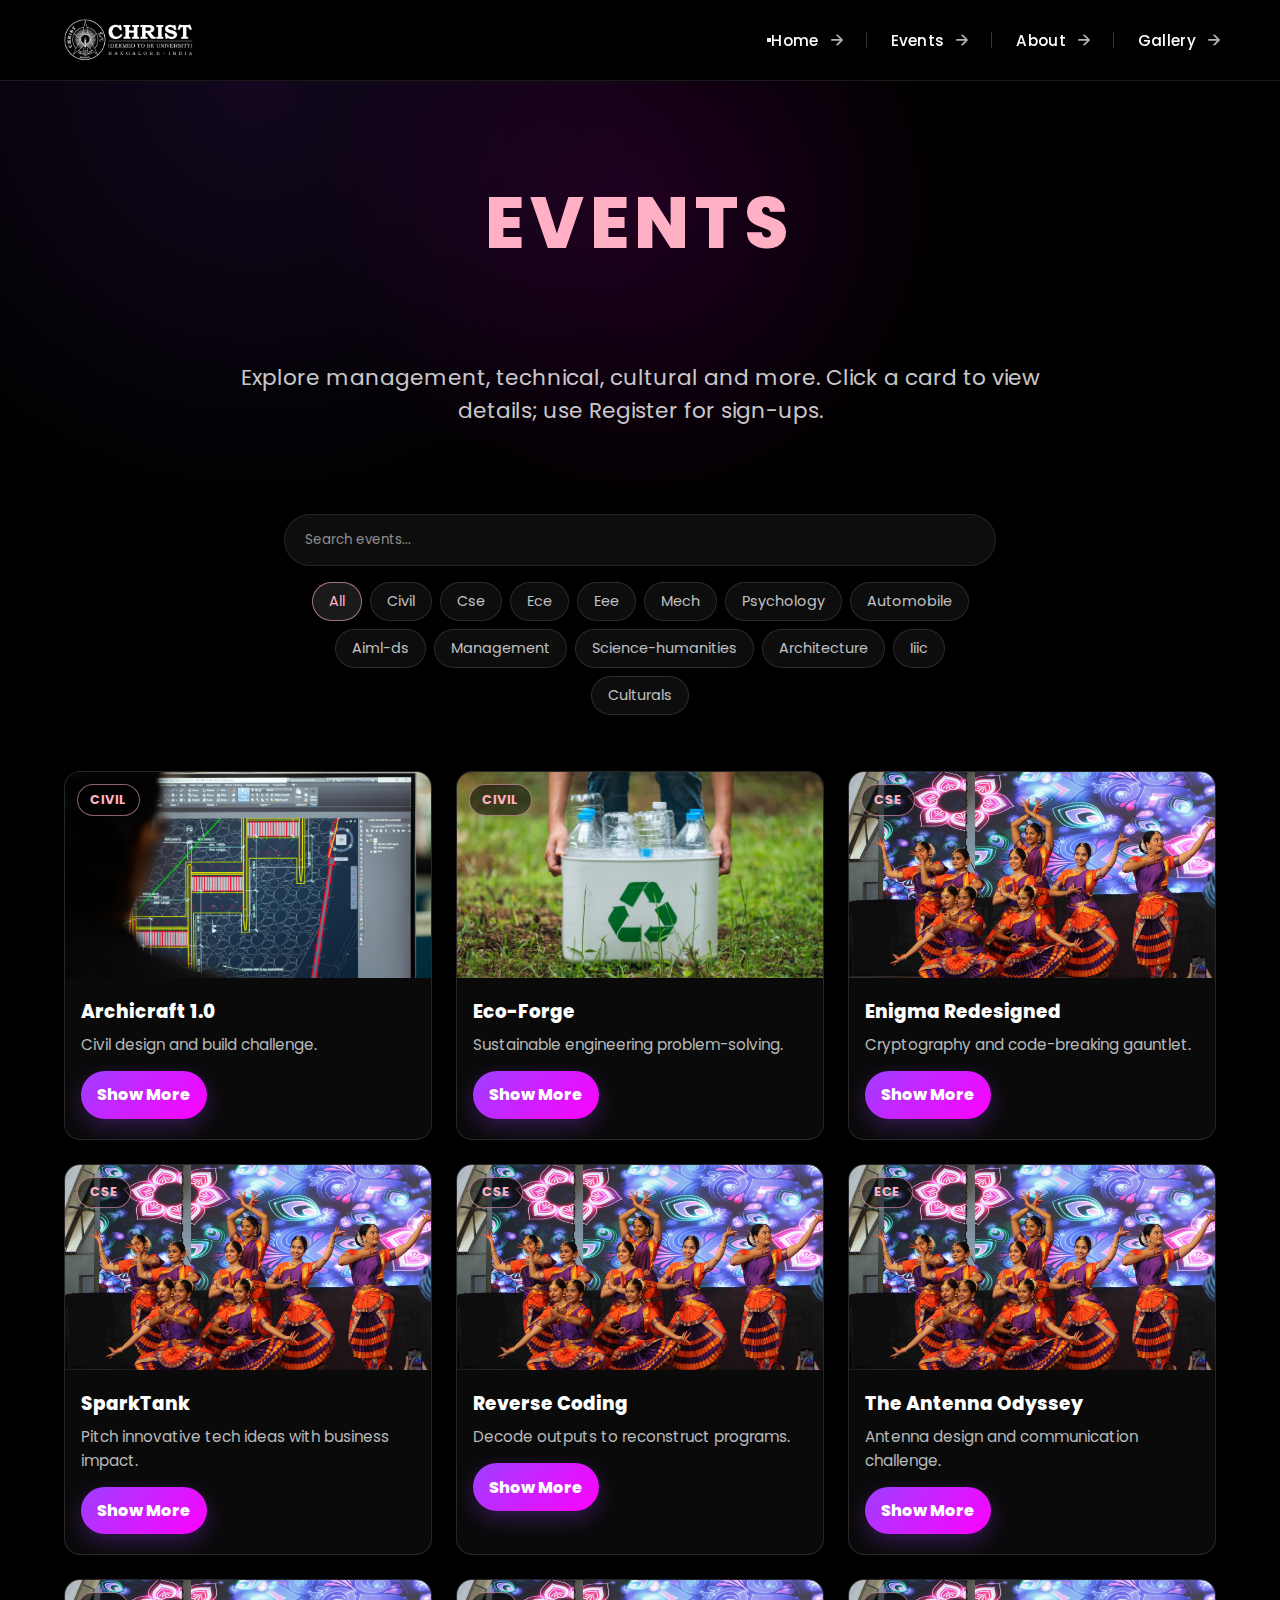
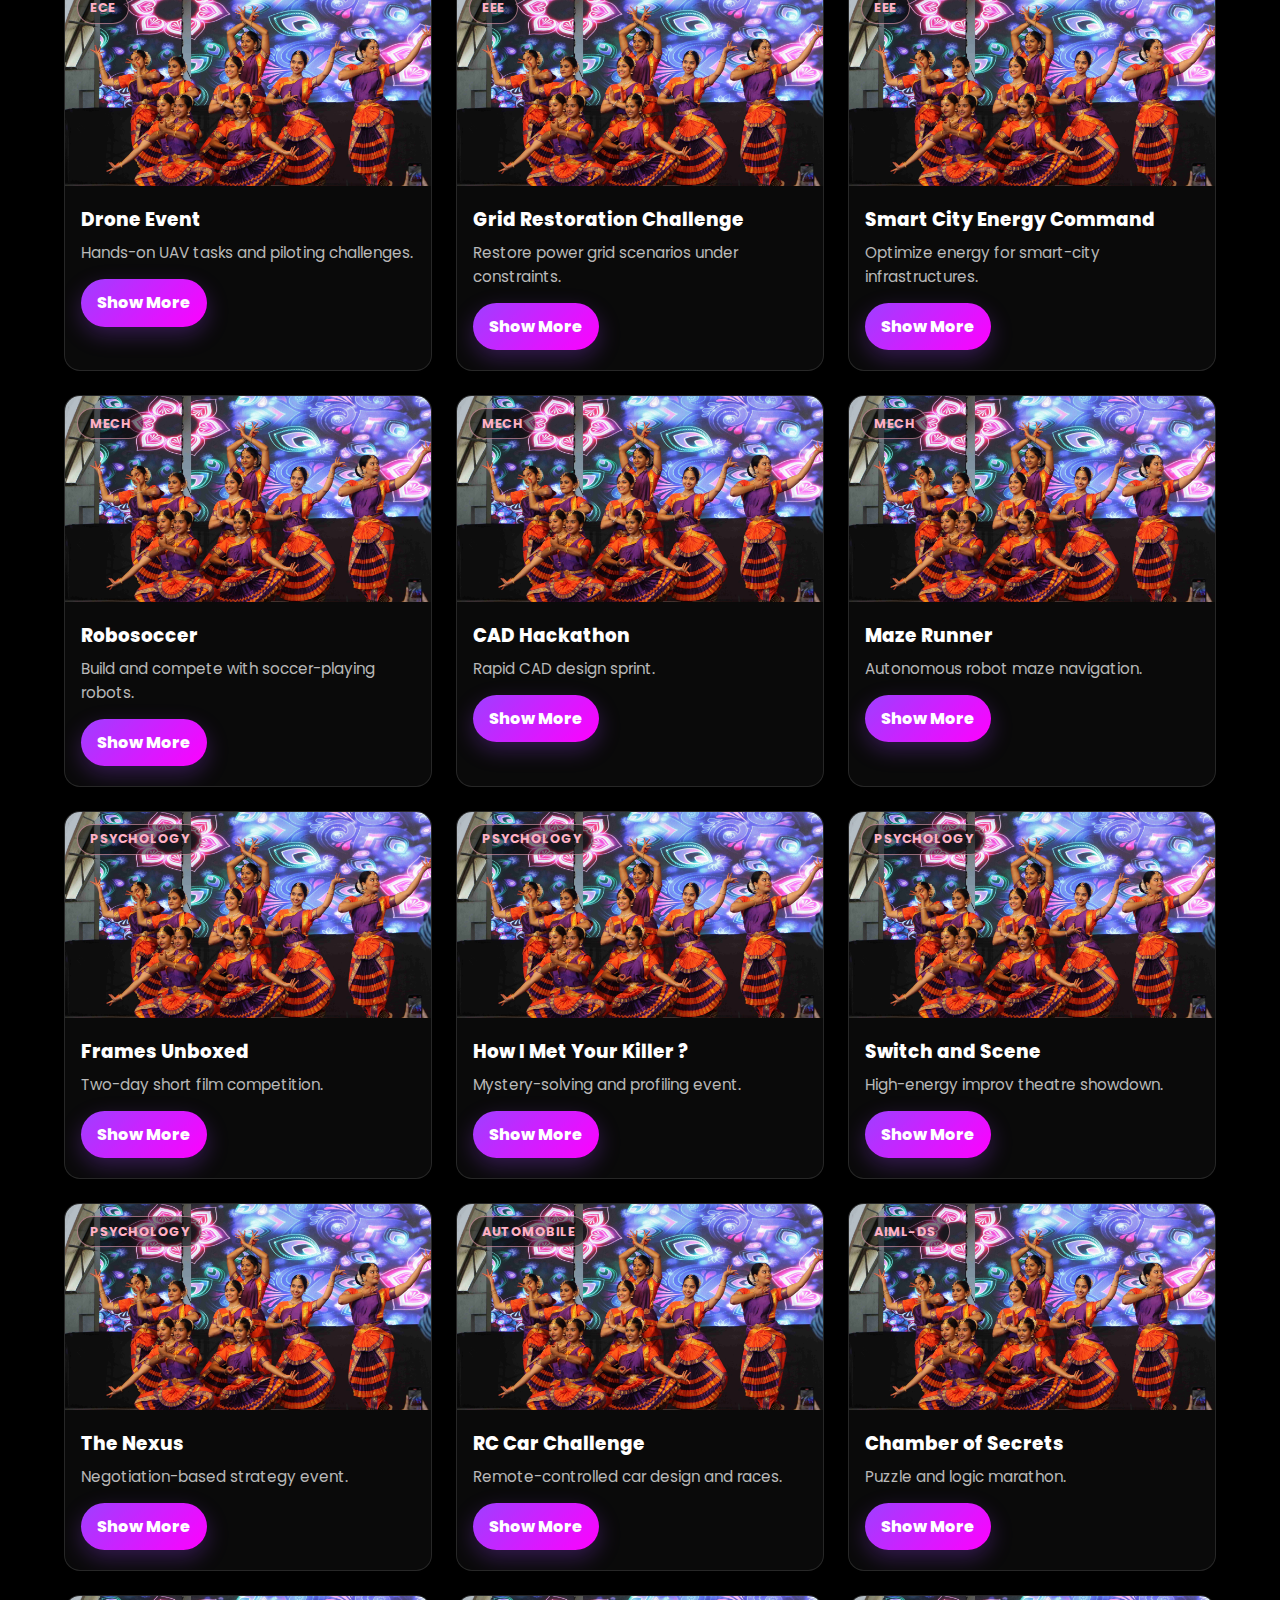
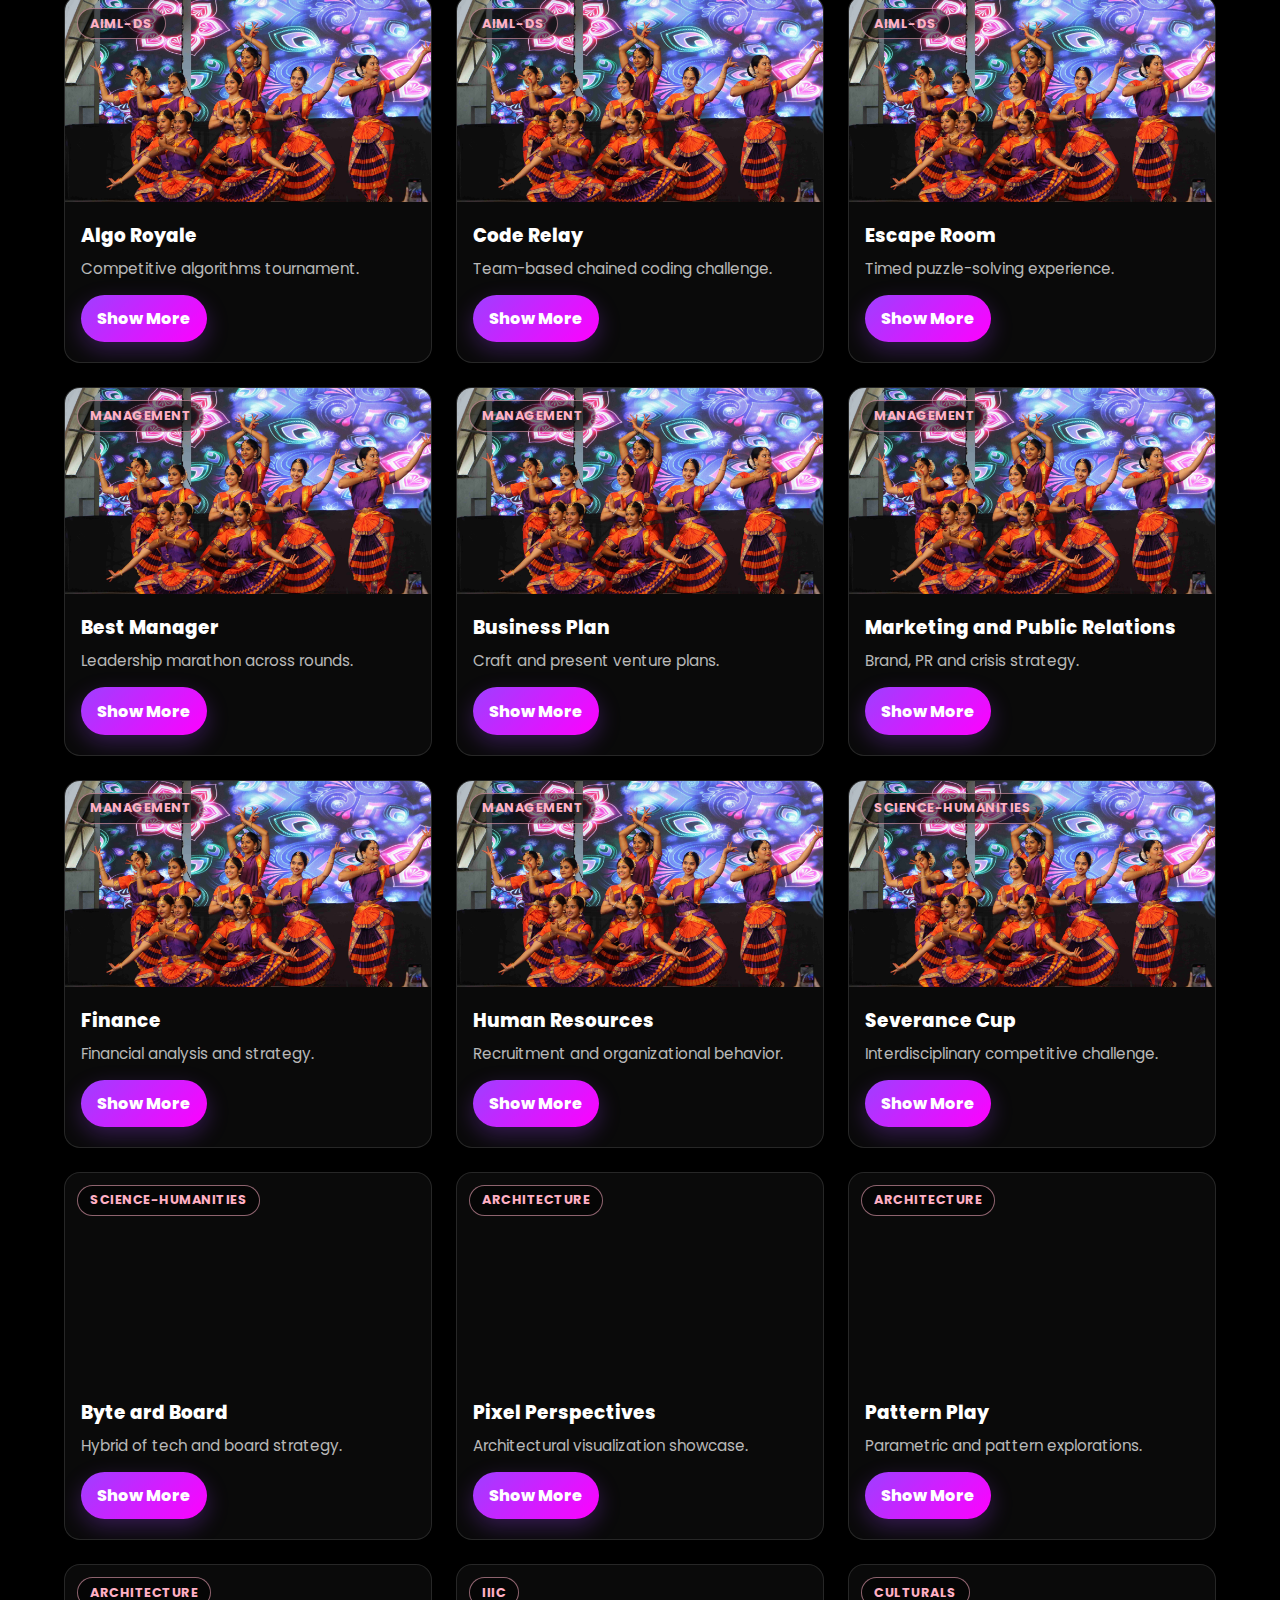
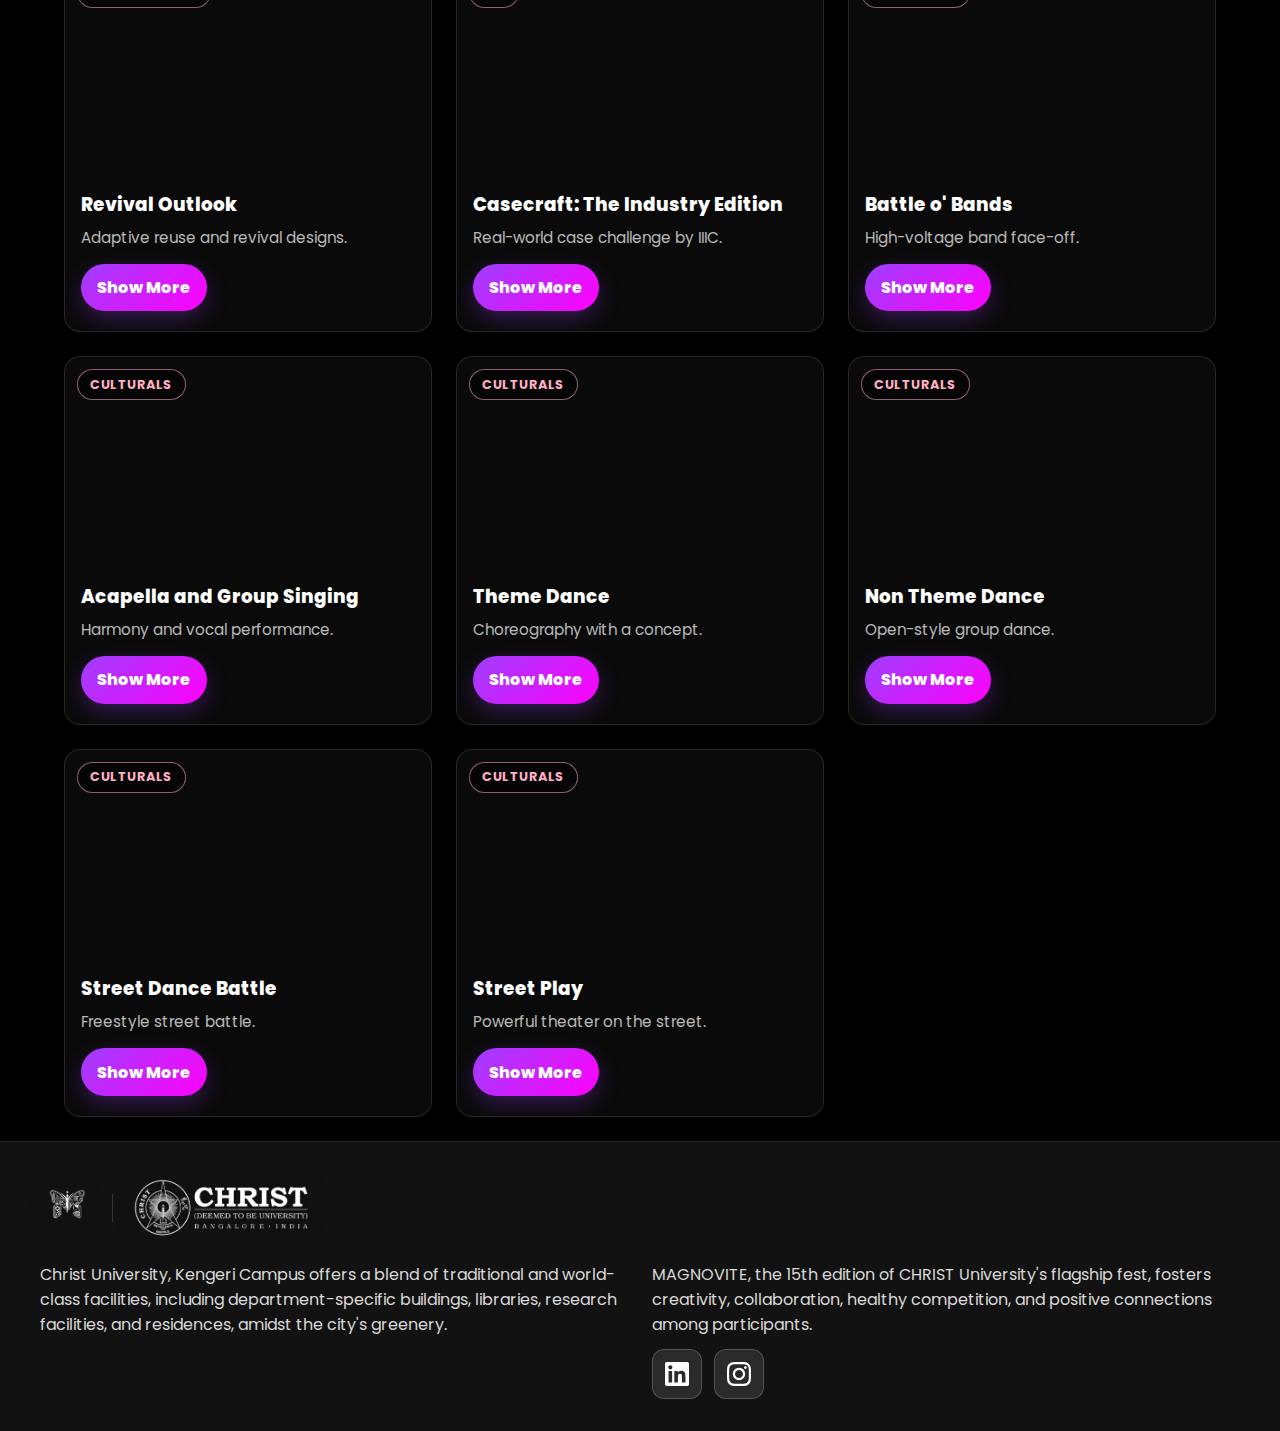
<file: events.html>
<!DOCTYPE html>
<html lang="en">
	<head>
		<meta charset="UTF-8" />
		<meta name="viewport" content="width=device-width, initial-scale=1.0" />
		<title>Events - Magnovite'25</title>
		<link
			rel="icon"
			type="image/png"
			href="./public/magnovite.png"
			sizes="32x32 64x64 128x128 192x192"
		/>
		<link
			rel="apple-touch-icon"
			href="./public/magnovite.png"
			sizes="180x180"
		/>
		<link rel="preconnect" href="https://fonts.googleapis.com" />
		<link rel="preconnect" href="https://fonts.gstatic.com" crossorigin />
		<link
			href="https://fonts.googleapis.com/css2?family=Poppins:wght@400;600;700;800&display=swap"
			rel="stylesheet"
		/>
		<link rel="stylesheet" href="./src/style.css" />
		<link rel="stylesheet" href="./css/events.css" />
  	<style>
  		/* Mobile drawer nav (match index) */
  		@media (max-width: 768px) {
  			.nav-toggle-2 { display:inline-flex; align-items:center; justify-content:center; width:42px; height:36px; margin-left:auto; border-radius:12px; border:1px solid rgba(255,255,255,0.18); background:rgba(0,0,0,0.35); cursor:pointer; position:relative; overflow:hidden; transform: translateX(14px); opacity: 0; animation: evSlideInBtn .35s ease .2s forwards; z-index: 1002; }
  			.nav-toggle-2.is-active { position: fixed; top: 12px; right: 12px; transform: none; }
  			@keyframes evSlideInBtn { to { transform: translateX(0); opacity:1; } }
  			.nav-toggle-2__bar { position:absolute; left:50%; width:26px; height:4px; border-radius:3px; background:#ffffff; transform: translateX(-50%); transition: transform .25s ease, opacity .2s ease; }
  			.nav-toggle-2__bar:nth-child(1){ top:11px; }
  			.nav-toggle-2__bar:nth-child(2){ top:23px; }
  			.nav-toggle-2.is-active .nav-toggle-2__bar:nth-child(1){ top:50%; transform: translate(-50%, -50%) rotate(45deg); }
  			.nav-toggle-2.is-active .nav-toggle-2__bar:nth-child(2){ top:50%; transform: translate(-50%, -50%) rotate(-45deg); }

  			.nav-drawer-backdrop { position: fixed; inset: 0; background: rgba(0,0,0,0.35); backdrop-filter: blur(0px); opacity:0; visibility:hidden; transition: opacity .28s ease, visibility .28s ease, backdrop-filter .28s ease; z-index: 1000; }
  			.nav-drawer-backdrop.is-open { opacity:1; visibility:visible; backdrop-filter: blur(8px); }
  			.nav-menu__links { position: fixed; top:0; right:0; height:100vh; width:min(84vw, 320px); padding:14px; background: rgba(11,11,11,0.98); border-left:1px solid rgba(255,255,255,0.1); box-shadow: -24px 0 60px rgba(0,0,0,0.5); transform: translateX(100%); transition: transform .3s ease; z-index: 1001; display:flex; flex-direction:column; gap:6px; }
  			.nav-menu__links.is-open { transform: translateX(0); padding-top: 64px; }
  			.nav-menu__links .nav-link { display:flex; align-items:center; justify-content:space-between; padding:12px 12px; border-radius:10px; border:none !important; }
  			.nav-menu__links .nav-link::after, .nav-menu__links .nav-link::before { content:none !important; }
  		}
  		/* Page blur when nav open */
  		.blur-target { transition: filter .28s ease; }
  		.is-nav-open .blur-target { filter: blur(8px); }
  	</style>
	</head>
	<body id="events">
		<!-- Navigation -->
		<header class="header">
			<div class="nav-container">
				<nav class="nav-row">
					<div class="nav-inner">
						<a
							href="https://www.christuniversity.in/"
							target="_blank"
							class="nav-logo-row"
						>
							<img
								src="./public/christwhite.png"
								alt="Christ University"
								class="nav-logo-img"
							/>
						</a>
  <div class="nav-menu">
    <div class="nav-drawer-backdrop" id="navBackdrop"></div>
    <button class="nav-toggle-2" aria-label="Open menu" aria-expanded="false" aria-controls="mobileMenu">
      <span class="nav-toggle-2__bar"></span>
      <span class="nav-toggle-2__bar"></span>
    </button>
    <div class="nav-menu__links" id="mobileMenu">
								<a href="index.html" class="link nav-link">
									<span class="nav-link-text">Home</span>
									<svg
										class="nav-link-arrow"
										width="12"
										height="12"
										viewBox="0 0 12 12"
										fill="none"
									>
										<path
											d="M0.230469 5.09969H8.95047L4.57047 0.679688H7.03047L11.7705 5.41969V6.57969L7.03047 11.3197H4.57047L8.95047 6.85969H0.230469V5.09969Z"
											fill="currentColor"
										></path>
									</svg>
								</a>
								<a href="events.html" class="link nav-link">
									<span class="nav-link-text">Events</span>
									<svg
										class="nav-link-arrow"
										width="12"
										height="12"
										viewBox="0 0 12 12"
										fill="none"
									>
										<path
											d="M0.230469 5.09969H8.95047L4.57047 0.679688H7.03047L11.7705 5.41969V6.57969L7.03047 11.3197H4.57047L8.95047 6.85969H0.230469V5.09969Z"
											fill="currentColor"
										></path>
									</svg>
								</a>
								<a href="about.html" class="link nav-link">
									<span class="nav-link-text">About</span>
									<svg
										class="nav-link-arrow"
										width="12"
										height="12"
										viewBox="0 0 12 12"
										fill="none"
									>
										<path
											d="M0.230469 5.09969H8.95047L4.57047 0.679688H7.03047L11.7705 5.41969V6.57969L7.03047 11.3197H4.57047L8.95047 6.85969H0.230469V5.09969Z"
											fill="currentColor"
										></path>
									</svg>
								</a>
								<a href="gallery.html" class="link nav-link">
									<span class="nav-link-text">Gallery</span>
									<svg
										class="nav-link-arrow"
										width="12"
										height="12"
										viewBox="0 0 12 12"
										fill="none"
									>
										<path
											d="M0.230469 5.09969H8.95047L4.57047 0.679688H7.03047L11.7705 5.41969V6.57969L7.03047 11.3197H4.57047L8.95047 6.85969H0.230469V5.09969Z"
											fill="currentColor"
										></path>
									</svg>
								</a>
							</div>
						</div>
					</div>
				</nav>
			</div>
		</header>

  <div class="container blur-target">
			<div class="events-hero">
				<h1 class="events-title">Events</h1>
				<p class="events-subtitle">Explore management, technical, cultural and more. Click a card to view details; use Register for sign-ups.</p>
			</div>
			<!-- Search and Filter Section -->
			<div class="search-container">
				<input
					type="text"
					class="search-input"
					placeholder="Search events..."
					id="searchInput"
				/>
				<div class="filter-tags" id="filterTags">
					<div class="filter-tag active" data-tag="all">All</div>
				</div>
			</div>

			<!-- Events Grid -->
			<div class="events-grid" id="eventsGrid">
				<!-- Fallback content while JavaScript loads -->
				<div class="event-card">
					<div class="event-category">Loading</div>
					<h3 class="event-title">Loading Events...</h3>
					<p class="event-description">Please wait while we load the events.</p>
				</div>
			</div>

			<!-- Footer -->
			<footer class="site-footer">
				<div class="footer-inner">
					<div class="footer-brand">
						<img
							src="./public/magnovite.png"
							alt="Magnovite"
							class="footer-logo"
						/>
						<span class="footer-divider"></span>
						<img
							src="./public/christwhite.png"
							alt="Christ University"
							class="footer-logo footer-logo--christ"
						/>
					</div>
					<div class="footer-columns">
						<div class="footer-col footer-about">
							<p>
								Christ University, Kengeri Campus offers a blend of traditional
								and world-class facilities, including department-specific
								buildings, libraries, research facilities, and residences,
								amidst the city's greenery.
							</p>
						</div>
						<div class="footer-col footer-desc">
							<p>
								MAGNOVITE, the 15th edition of CHRIST University's flagship
								fest, fosters creativity, collaboration, healthy competition,
								and positive connections among participants.
							</p>
							<div class="footer-social">
								<a
									href="https://www.linkedin.com/company/christ-university-faculty-of-engineering/?originalSubdomain=in"
									target="_blank"
									class="social-link linkedin-link"
									aria-label="LinkedIn"
								>
									<svg
										class="social-icon"
										width="20"
										height="20"
										viewBox="0 0 24 24"
										fill="none"
									>
										<path
											d="M20.447 20.452h-3.554v-5.569c0-1.328-.027-3.037-1.852-3.037-1.853 0-2.136 1.445-2.136 2.939v5.667H9.351V9h3.414v1.561h.046c.477-.9 1.637-1.85 3.37-1.85 3.601 0 4.267 2.37 4.267 5.455v6.286zM5.337 7.433c-1.144 0-2.063-.926-2.063-2.065 0-1.138.92-2.063 2.063-2.063 1.14 0 2.064.925 2.064 2.063 0 1.139-.925 2.065-2.064 2.065zm1.782 13.019H3.555V9h3.564v11.452zM22.225 0H1.771C.792 0 0 .774 0 1.729v20.542C0 23.227.792 24 1.771 24h20.451C23.2 24 24 23.227 24 22.271V1.729C24 .774 23.2 0 22.222 0h.003z"
											fill="currentColor"
										/>
									</svg>
								</a>
								<a
									href="https://www.instagram.com/magnovite.kengeri/"
									target="_blank"
									class="social-link instagram-link"
									aria-label="Instagram"
								>
									<svg
										class="social-icon"
										width="20"
										height="20"
										viewBox="0 0 24 24"
										fill="none"
									>
										<path
											d="M12 2.163c3.204 0 3.584.012 4.85.07 3.252.148 4.771 1.691 4.919 4.919.058 1.265.069 1.645.069 4.849 0 3.205-.012 3.584-.069 4.849-.149 3.225-1.664 4.771-4.919 4.919-1.266.058-1.644.07-4.85.07-3.204 0-3.584-.012-4.849-.07-3.26-.149-4.771-1.699-4.919-4.92-.058-1.265-.07-1.644-.07-4.849 0-3.204.013-3.583.07-4.849.149-3.227 1.664-4.771 4.919-4.919 1.266-.057 1.645-.069 4.849-.069zm0-2.163c-3.259 0-3.667.014-4.947.072-4.358.2-6.78 2.618-6.98 6.98-.059 1.281-.073 1.689-.073 4.948 0 3.259.014 3.668.072 4.948.2 4.358 2.618 6.78 6.98 6.98 1.281.058 1.689.072 4.948.072 3.259 0 3.668-.014 4.948-.072 4.354-.2 6.782-2.618 6.979-6.98.059-1.28.073-1.689.073-4.948 0-3.259-.014-3.667-.072-4.947-.196-4.354-2.617-6.78-6.979-6.98-1.281-.059-1.69-.073-4.949-.073zm0 5.838c-3.403 0-6.162 2.759-6.162 6.162s2.759 6.163 6.162 6.163 6.162-2.759 6.162-6.163c0-3.403-2.759-6.162-6.162-6.162zm0 10.162c-2.209 0-4-1.79-4-4 0-2.209 1.791-4 4-4s4 1.791 4 4c0 2.21-1.791 4-4 4zm6.406-11.845c-.796 0-1.441.645-1.441 1.44s.645 1.44 1.441 1.44c.795 0 1.439-.645 1.439-1.44s-.644-1.44-1.439-1.44z"
											fill="currentColor"
										/>
									</svg>
								</a>
							</div>
						</div>
					</div>
				</div>
			</footer>
		</div>
</body>
<script>
  // Mobile drawer + blur
  (function(){
    var toggle = document.querySelector('.nav-toggle-2');
    var menu = document.getElementById('mobileMenu');
    var backdrop = document.getElementById('navBackdrop');
    if (toggle && menu && backdrop) {
      function setOpen(open){
        menu.classList.toggle('is-open', open);
        backdrop.classList.toggle('is-open', open);
        toggle.classList.toggle('is-active', open);
        toggle.setAttribute('aria-expanded', String(open));
        if (open) document.documentElement.classList.add('is-nav-open'); else document.documentElement.classList.remove('is-nav-open');
      }
      toggle.addEventListener('click', function(){ setOpen(!menu.classList.contains('is-open')); });
      backdrop.addEventListener('click', function(){ setOpen(false); });
      document.addEventListener('keydown', function(e){ if (e.key==='Escape') setOpen(false); });
      menu.addEventListener('click', function(e){ var t=e.target; if (t && t.closest && t.closest('a.nav-link')) setOpen(false); });
    }
  })();
</script>
<script>
		function slugify(text) {
			return text
				.toString()
				.toLowerCase()
				.replace(/\s+/g, '-')
				.replace(/[^a-z0-9-]/g, '')
				.replace(/-+/g, '-')
				.replace(/^-|-$/g, '');
		}

		// Events data (updated lineup)
		const events = [
			// Civil Engineering
			{ title: 'Archicraft 1.0', desc: 'Civil design and build challenge.', tags: ['civil'], link: '#', img: './public/events/archicraft.jpg' },
			{ title: 'Eco-Forge', desc: 'Sustainable engineering problem-solving.', tags: ['civil'], link: '#', img: './public/events/ecoforge.jpg' },

			// Computer Science and Engineering
			{ title: 'Enigma Redesigned', desc: 'Cryptography and code-breaking gauntlet.', tags: ['cse'], link: '#', img: 'https://source.unsplash.com/800x600/?cybersecurity,code,cryptography' },
			{ title: 'SparkTank', desc: 'Pitch innovative tech ideas with business impact.', tags: ['cse'], link: '#', img: 'https://source.unsplash.com/800x600/?startup,pitch,innovation' },
			{ title: 'Reverse Coding', desc: 'Decode outputs to reconstruct programs.', tags: ['cse'], link: '#', img: 'https://source.unsplash.com/800x600/?programming,algorithm,hacking' },

			// Electronics & Communications Engineering
			{ title: 'The Antenna Odyssey', desc: 'Antenna design and communication challenge.', tags: ['ece'], link: '#', img: 'https://source.unsplash.com/800x600/?antenna,radio,communication' },
			{ title: 'Drone Event', desc: 'Hands-on UAV tasks and piloting challenges.', tags: ['ece'], link: '#', img: 'https://source.unsplash.com/800x600/?drone,quadcopter,uav' },

			// Electrical and Electronics Engineering
			{ title: 'Grid Restoration Challenge', desc: 'Restore power grid scenarios under constraints.', tags: ['eee'], link: '#', img: 'https://source.unsplash.com/800x600/?power,grid,electricity' },
			{ title: 'Smart City Energy Command', desc: 'Optimize energy for smart-city infrastructures.', tags: ['eee'], link: '#', img: 'https://source.unsplash.com/800x600/?smart-city,energy,grid' },

			// Mechanical Engineering
			{ title: 'Robosoccer', desc: 'Build and compete with soccer-playing robots.', tags: ['mech'], link: '#', img: 'https://source.unsplash.com/800x600/?robot,soccer,robotics' },
			{ title: 'CAD Hackathon', desc: 'Rapid CAD design sprint.', tags: ['mech'], link: '#', img: 'https://source.unsplash.com/800x600/?cad,design,mechanical' },
			{ title: 'Maze Runner', desc: 'Autonomous robot maze navigation.', tags: ['mech'], link: '#', img: 'https://source.unsplash.com/800x600/?maze,robot,automation' },

			// Psychology
			{ title: 'Frames Unboxed', desc: 'Two-day short film competition.', tags: ['psychology'], link: '#', img: 'https://source.unsplash.com/800x600/?filmmaking,cinema,clapperboard' },
			{ title: 'How I Met Your Killer ?', desc: 'Mystery-solving and profiling event.', tags: ['psychology'], link: '#', img: 'https://source.unsplash.com/800x600/?mystery,detective,crime' },
			{ title: 'Switch and Scene', desc: 'High-energy improv theatre showdown.', tags: ['psychology'], link: '#', img: 'https://source.unsplash.com/800x600/?theatre,improv,stage' },
			{ title: 'The Nexus', desc: 'Negotiation-based strategy event.', tags: ['psychology'], link: '#', img: 'https://source.unsplash.com/800x600/?strategy,negotiation,alliance' },

			// Automobile Engineering
			{ title: 'RC Car Challenge', desc: 'Remote-controlled car design and races.', tags: ['automobile'], link: '#', img: 'https://source.unsplash.com/800x600/?rc,car,racing' },

			// AIML & DS
			{ title: 'Chamber of Secrets', desc: 'Puzzle and logic marathon.', tags: ['aiml-ds'], link: '#', img: 'https://source.unsplash.com/800x600/?puzzle,logic,escape' },
			{ title: 'Algo Royale', desc: 'Competitive algorithms tournament.', tags: ['aiml-ds'], link: '#', img: 'https://source.unsplash.com/800x600/?algorithm,code,contest' },
			{ title: 'Code Relay', desc: 'Team-based chained coding challenge.', tags: ['aiml-ds'], link: '#', img: 'https://source.unsplash.com/800x600/?coding,teamwork,software' },
			{ title: 'Escape Room', desc: 'Timed puzzle-solving experience.', tags: ['aiml-ds'], link: '#', img: 'https://source.unsplash.com/800x600/?escape-room,puzzle,team' },

			// Management
			{ title: 'Best Manager', desc: 'Leadership marathon across rounds.', tags: ['management'], link: '#', img: 'https://source.unsplash.com/800x600/?leader,management,business' },
			{ title: 'Business Plan', desc: 'Craft and present venture plans.', tags: ['management'], link: '#', img: 'https://source.unsplash.com/800x600/?business,plan,startup' },
			{ title: 'Marketing and Public Relations', desc: 'Brand, PR and crisis strategy.', tags: ['management'], link: '#', img: 'https://source.unsplash.com/800x600/?marketing,pr,brand' },
			{ title: 'Finance', desc: 'Financial analysis and strategy.', tags: ['management'], link: '#', img: 'https://source.unsplash.com/800x600/?finance,stocks,analysis' },
			{ title: 'Human Resources', desc: 'Recruitment and organizational behavior.', tags: ['management'], link: '#', img: 'https://source.unsplash.com/800x600/?hr,people,team' },

			// Science and Humanities
			{ title: 'Severance Cup', desc: 'Interdisciplinary competitive challenge.', tags: ['science-humanities'], link: '#', img: 'https://source.unsplash.com/800x600/?trophy,competition,cup' },
			{ title: 'Byte ard Board', desc: 'Hybrid of tech and board strategy.', tags: ['science-humanities'], link: '#', img: 'https://source.unsplash.com/800x600/?boardgame,technology,strategy' },

			// School of Architecture
			{ title: 'Pixel Perspectives', desc: 'Architectural visualization showcase.', tags: ['architecture'], link: '#', img: 'https://source.unsplash.com/800x600/?architecture,render,visualization' },
			{ title: 'Pattern Play', desc: 'Parametric and pattern explorations.', tags: ['architecture'], link: '#', img: 'https://source.unsplash.com/800x600/?pattern,parametric,design' },
			{ title: 'Revival Outlook', desc: 'Adaptive reuse and revival designs.', tags: ['architecture'], link: '#', img: 'https://source.unsplash.com/800x600/?heritage,architecture,revival' },

			// IIIC
			{ title: 'Casecraft: The Industry Edition', desc: 'Real-world case challenge by IIIC.', tags: ['iiic'], link: '#', img: 'https://source.unsplash.com/800x600/?case,industry,business' },

			// Culturals
			{ title: "Battle o' Bands", desc: 'High-voltage band face-off.', tags: ['culturals'], link: '#', img: 'https://source.unsplash.com/800x600/?band,concert,music' },
			{ title: 'Acapella and Group Singing', desc: 'Harmony and vocal performance.', tags: ['culturals'], link: '#', img: 'https://source.unsplash.com/800x600/?choir,singing,acapella' },
			{ title: 'Theme Dance', desc: 'Choreography with a concept.', tags: ['culturals'], link: '#', img: 'https://source.unsplash.com/800x600/?dance,stage,performance' },
			{ title: 'Non Theme Dance', desc: 'Open-style group dance.', tags: ['culturals'], link: '#', img: 'https://source.unsplash.com/800x600/?dance,hiphop,group' },
			{ title: 'Street Dance Battle', desc: 'Freestyle street battle.', tags: ['culturals'], link: '#', img: 'https://source.unsplash.com/800x600/?street,dance,battle' },
			{ title: 'Street Play', desc: 'Powerful theater on the street.', tags: ['culturals'], link: '#', img: 'https://source.unsplash.com/800x600/?street,theatre,drama' },
		];

		let currentFilter = 'all';
		let filteredEvents = events;

		// Main categories only (updated)
		const mainCategories = [
			'civil',
			'cse',
			'ece',
			'eee',
			'mech',
			'psychology',
			'automobile',
			'aiml-ds',
			'management',
			'science-humanities',
			'architecture',
			'iiic',
			'culturals',
		];

		// Initialize the page
		function initializePage() {
			console.log('Initializing events page...');
			console.log('Events data:', events.length, 'events loaded');
			createFilterTags();
			renderEvents(events);
			setupEventListeners();
			console.log('Events page initialized successfully');
		}

		// Create filter tags
		function createFilterTags() {
			const filterContainer = document.getElementById('filterTags');

			mainCategories.forEach((tag) => {
				const tagElement = document.createElement('div');
				tagElement.className = 'filter-tag';
				tagElement.textContent = tag.charAt(0).toUpperCase() + tag.slice(1);
				tagElement.setAttribute('data-tag', tag);
				tagElement.addEventListener('click', () => filterByTag(tag));
				filterContainer.appendChild(tagElement);
			});
		}

		// Render events
		function renderEvents(eventsList) {
			console.log('Rendering events:', eventsList.length);
			const container = document.getElementById('eventsGrid');
			if (!container) {
				console.error('Events grid container not found!');
				return;
			}
			container.innerHTML = '';

			eventsList.forEach((evt) => {
				const eventCard = document.createElement('div');
				eventCard.className = 'event-card';
				const primaryTag = evt.tags[0];
				const tagLabel = primaryTag.charAt(0).toUpperCase() + primaryTag.slice(1);
                const detailUrl = `events/${encodeURIComponent(slugify(evt.title))}.html`;

				eventCard.innerHTML = `
					<a href="${detailUrl}" class="event-link" aria-label="Open ${evt.title}"></a>
					<div class="event-media">
						<img src="${evt.img}" alt="${evt.title}" class="event-image" loading="lazy" referrerpolicy="no-referrer" onerror="this.onerror=null;this.src='./public/Gallery/1_400x400.jpg';" />
						<span class="event-badge">${tagLabel}</span>
					</div>
					<div class="event-content">
						<h3 class="event-title">${evt.title}</h3>
						<p class="event-description">${evt.desc}</p>
						<div class="event-actions">
							<a href="${detailUrl}" class="register-btn">Show More</a>
						</div>
          </div>
        `;

				container.appendChild(eventCard);
			});
		}

		// Filter by tag
		function filterByTag(tag) {
			currentFilter = tag;

			// Update active tag
			document.querySelectorAll('.filter-tag').forEach((tagEl) => {
				tagEl.classList.remove('active');
				if (
					tagEl.getAttribute('data-tag') === tag ||
					(tag === 'all' && tagEl.textContent === 'All')
				) {
					tagEl.classList.add('active');
				}
			});

			// Filter events
			if (tag === 'all') {
				filteredEvents = events;
			} else {
				filteredEvents = events.filter((event) => event.tags.includes(tag));
			}

			// Apply search filter if there's a search query
			const searchQuery = document
				.getElementById('searchInput')
				.value.toLowerCase();
			if (searchQuery) {
				filteredEvents = filteredEvents.filter(
					(event) =>
						event.title.toLowerCase().includes(searchQuery) ||
						event.desc.toLowerCase().includes(searchQuery) ||
						event.tags.some((tag) => tag.toLowerCase().includes(searchQuery))
				);
			}

			renderEvents(filteredEvents);
		}

		// Search functionality
		function searchEvents(query) {
			const lowerQuery = query.toLowerCase();

			let searchResults;
			if (currentFilter === 'all') {
				searchResults = events;
			} else {
				searchResults = events.filter((event) =>
					event.tags.includes(currentFilter)
				);
			}

			if (query) {
				searchResults = searchResults.filter(
					(event) =>
						event.title.toLowerCase().includes(lowerQuery) ||
						event.desc.toLowerCase().includes(lowerQuery) ||
						event.tags.some((tag) => tag.toLowerCase().includes(lowerQuery))
				);
			}

			renderEvents(searchResults);
		}

		// Setup event listeners
		function setupEventListeners() {
			const searchInput = document.getElementById('searchInput');
			searchInput.addEventListener('input', (e) => {
				searchEvents(e.target.value);
			});

			// All filter
			document
				.querySelector('.filter-tag[data-tag="all"]')
				.addEventListener('click', () => {
					filterByTag('all');
				});
		}

		// Initialize when DOM is loaded
		document.addEventListener('DOMContentLoaded', initializePage);

		// Also initialize immediately if DOM is already loaded
		if (document.readyState === 'loading') {
			document.addEventListener('DOMContentLoaded', initializePage);
		} else {
			initializePage();
		}
	</script>
</html>
</file>
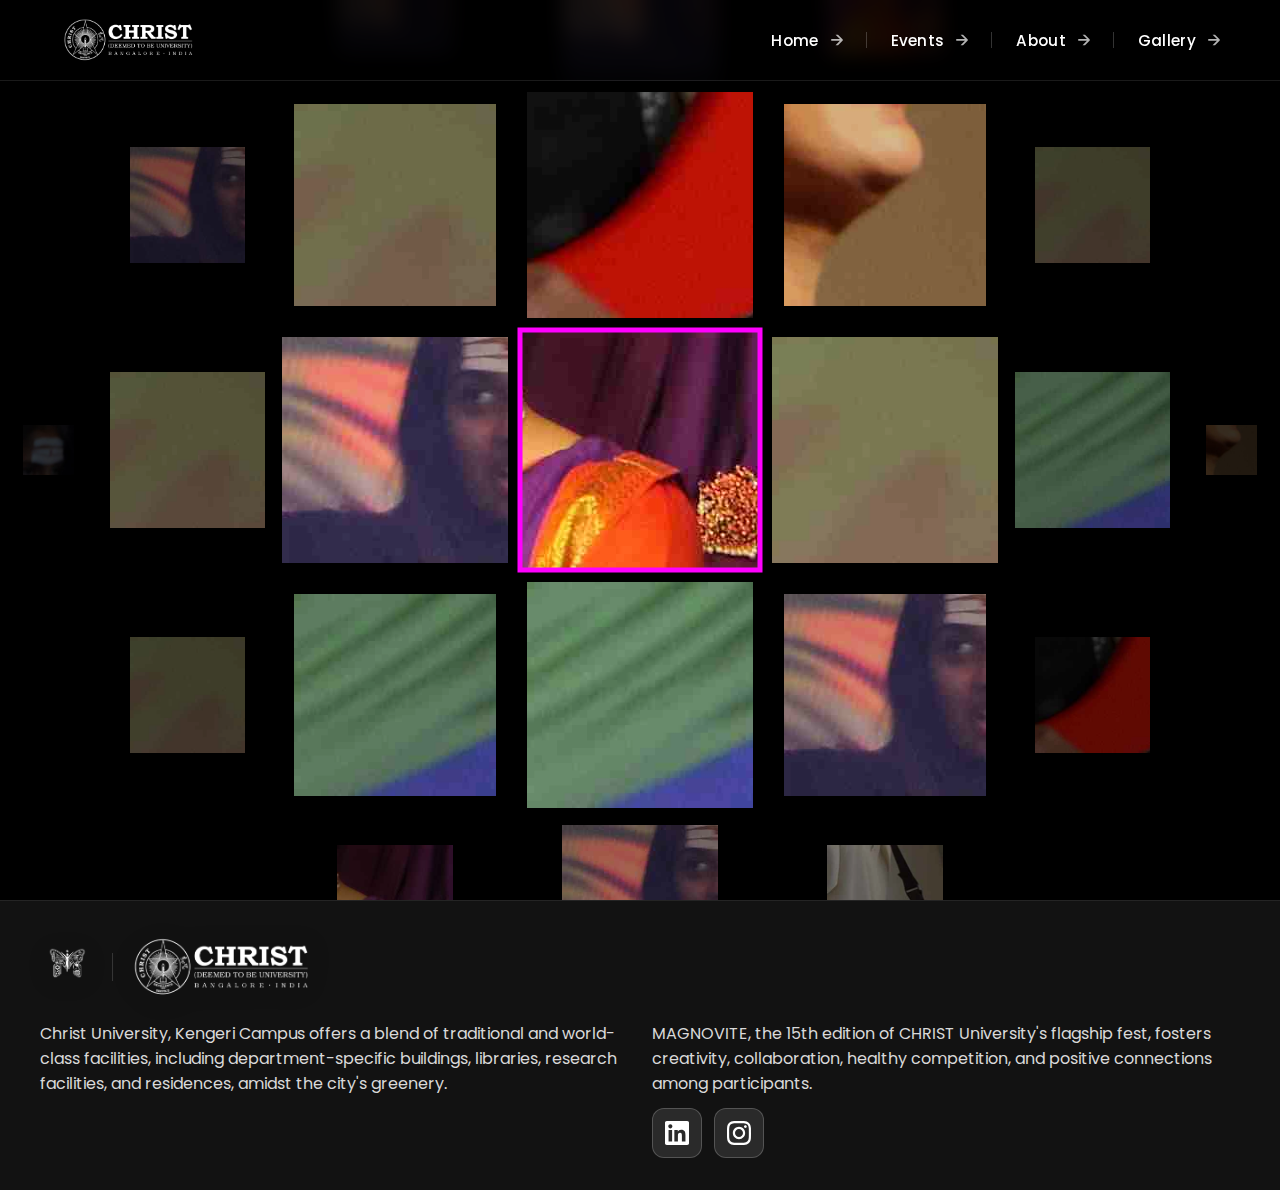
<file: gallery.html>
<!DOCTYPE html>
<html lang="en">
	<head>
		<meta charset="UTF-8" />
		<meta name="viewport" content="width=device-width, initial-scale=1.0" />
		<title>Gallery - Magnovite'25</title>
		<link
			rel="icon"
			type="image/png"
			href="./public/magnovite.png"
			sizes="32x32 64x64 128x128 192x192"
		/>
		<link
			rel="apple-touch-icon"
			href="./public/magnovite.png"
			sizes="180x180"
		/>
		<link rel="preconnect" href="https://fonts.googleapis.com" />
		<link rel="preconnect" href="https://fonts.gstatic.com" crossorigin />
		<link
			href="https://fonts.googleapis.com/css2?family=Poppins:wght@400;600;700;800&display=swap"
			rel="stylesheet"
		/>
		<link rel="stylesheet" href="./src/style.css" />
		<style>
			/* CSS merged and modified for Black-Violet color scheme and new layout structure */

			/* Color and Animation Variables */
			:root {
				--ease-in-quint: cubic-bezier(0.755, 0.05, 0.855, 0.06);
				--bg-dark: #000000; /* Deep Black */
				--accent-light: #c780ff; /* Soft Violet for description text/UI */
				--accent-line: #9e3fff; /* Brighter Violet for loader line */
				--accent-focus: #ff00ff; /* Bright Magenta/Violet for focus box/buttons */
			}

			@import url('https://fonts.googleapis.com/css?family=Montserrat:400,700');

			*,
			::before,
			::after {
				box-sizing: border-box;
				border-style: solid;
				border-width: 0;
				margin: 0;
				padding: 0;
			}

			html {
				background: var(--bg-dark);
			}

			html,
			body {
				overscroll-behavior: none;
				font-family: 'Montserrat', sans-serif;
				overflow-x: hidden;
				overflow-y: auto;
				min-height: 100vh;
			}

			/* --- Professional Header Section --- */
			#professional-header {
				background: var(--bg-dark);
				padding: 30px 32px;
				text-align: center;
				position: relative;
				width: 100%;
				z-index: 100;
				box-shadow: 0 4px 10px rgba(0, 0, 0, 0.5);
				border-bottom: 2px solid white;
			}

			#professional-header h1 {
				font-size: 3.5rem;
				font-weight: 700;
				margin: 0;
				padding: 0;
				letter-spacing: 0.3em;
				text-transform: uppercase;
				color: white;
				line-height: 1;
			}

			#professional-header p {
				font-size: 1.1rem;
				color: var(--accent-light);
				margin-top: 10px;
			}

			/* --- Application Content Overlay (Empty container for structure) --- */
			.body-container {
				position: relative;
				width: 100%;
				z-index: 10;
			}

			/* Loading animation removed */

			/* --- New LLM Feature Modal Styles --- */
			#image-detail-modal {
				position: fixed;
				top: 0;
				left: 0;
				width: 100%;
				height: 100%;
				background-color: rgba(0, 0, 0, 0.9);
				display: none; /* Hidden by default */
				align-items: center;
				justify-content: center;
				z-index: 999;
				backdrop-filter: blur(5px);
				cursor: pointer; /* Indicate clickable */
			}

			.detail-container {
				max-width: 90vw;
				max-height: 90vh;
				background: transparent;
				border: none;
				border-radius: 0;
				padding: 0;
				text-align: center;
				box-shadow: none;
				position: relative;
				cursor: default;
			}

			/* Ensure the canvas remains visible as background */
			.gallery-container {
				background: transparent !important;
			}
			body > canvas {
				z-index: 0 !important;
			}
		</style>
	</head>
	<body class="page-gallery">
		<!-- Navigation (copied exactly from index.html) -->
		<header class="header">
			<div class="nav-container">
				<nav class="nav-row">
					<div class="nav-inner">
						<a
							href="https://www.christuniversity.in/"
							target="_blank"
							class="nav-logo-row"
						>
							<img
								src="./public/christwhite.png"
								alt="Christ University"
								class="nav-logo-img"
							/>
						</a>
						<div class="nav-menu">
							<div class="nav-menu__links">
								<a href="index.html#home" class="link nav-link">
									<span class="nav-link-text">Home</span>
									<svg
										class="nav-link-arrow"
										width="12"
										height="12"
										viewBox="0 0 12 12"
										fill="none"
									>
										<path
											d="M0.230469 5.09969H8.95047L4.57047 0.679688H7.03047L11.7705 5.41969V6.57969L7.03047 11.3197H4.57047L8.95047 6.85969H0.230469V5.09969Z"
											fill="currentColor"
										></path>
									</svg>
								</a>
								<a href="index.html#events" class="link nav-link">
									<span class="nav-link-text">Events</span>
									<svg
										class="nav-link-arrow"
										width="12"
										height="12"
										viewBox="0 0 12 12"
										fill="none"
									>
										<path
											d="M0.230469 5.09969H8.95047L4.57047 0.679688H7.03047L11.7705 5.41969V6.57969L7.03047 11.3197H4.57047L8.95047 6.85969H0.230469V5.09969Z"
											fill="currentColor"
										></path>
									</svg>
								</a>
								<a href="index.html#about" class="link nav-link">
									<span class="nav-link-text">About</span>
									<svg
										class="nav-link-arrow"
										width="12"
										height="12"
										viewBox="0 0 12 12"
										fill="none"
									>
										<path
											d="M0.230469 5.09969H8.95047L4.57047 0.679688H7.03047L11.7705 5.41969V6.57969L7.03047 11.3197H4.57047L8.95047 6.85969H0.230469V5.09969Z"
											fill="currentColor"
										></path>
									</svg>
								</a>
								<a href="gallery.html" class="link nav-link">
									<span class="nav-link-text">Gallery</span>
									<svg
										class="nav-link-arrow"
										width="12"
										height="12"
										viewBox="0 0 12 12"
										fill="none"
									>
										<path
											d="M0.230469 5.09969H8.95047L4.57047 0.679688H7.03047L11.7705 5.41969V6.57969L7.03047 11.3197H4.57047L8.95047 6.85969H0.230469V5.09969Z"
											fill="currentColor"
										></path>
									</svg>
								</a>
							</div>
						</div>
					</div>
				</nav>
			</div>
		</header>

		<div class="gallery-container">
			<div id="app-wrapper">
				<div class="body-container">
					<div class="box"></div>
				</div>
			</div>
		</div>

		<!-- Image Detail Modal -->
		<div id="image-detail-modal">
			<div class="detail-container"></div>
		</div>

		<!-- Footer -->
		<footer class="site-footer">
			<div class="footer-inner">
				<div class="footer-brand">
					<img
						src="./public/magnovite.png"
						alt="Magnovite"
						class="footer-logo"
					/>
					<span class="footer-divider"></span>
					<img
						src="./public/christwhite.png"
						alt="Christ University"
						class="footer-logo footer-logo--christ"
					/>
				</div>
				<div class="footer-columns">
					<div class="footer-col footer-about">
						<p>
							Christ University, Kengeri Campus offers a blend of traditional
							and world-class facilities, including department-specific
							buildings, libraries, research facilities, and residences, amidst
							the city's greenery.
						</p>
					</div>
					<div class="footer-col footer-desc">
						<p>
							MAGNOVITE, the 15th edition of CHRIST University's flagship fest,
							fosters creativity, collaboration, healthy competition, and
							positive connections among participants.
						</p>
						<div class="footer-social">
							<a
								href="https://www.linkedin.com/company/christ-university-faculty-of-engineering/?originalSubdomain=in"
								target="_blank"
								class="social-link linkedin-link"
								aria-label="LinkedIn"
							>
								<svg
									class="social-icon"
									width="20"
									height="20"
									viewBox="0 0 24 24"
									fill="none"
								>
									<path
										d="M20.447 20.452h-3.554v-5.569c0-1.328-.027-3.037-1.852-3.037-1.853 0-2.136 1.445-2.136 2.939v5.667H9.351V9h3.414v1.561h.046c.477-.9 1.637-1.85 3.37-1.85 3.601 0 4.267 2.37 4.267 5.455v6.286zM5.337 7.433c-1.144 0-2.063-.926-2.063-2.065 0-1.138.92-2.063 2.063-2.063 1.14 0 2.064.925 2.064 2.063 0 1.139-.925 2.065-2.064 2.065zm1.782 13.019H3.555V9h3.564v11.452zM22.225 0H1.771C.792 0 0 .774 0 1.729v20.542C0 23.227.792 24 1.771 24h20.451C23.2 24 24 23.227 24 22.271V1.729C24 .774 23.2 0 22.222 0h.003z"
										fill="currentColor"
									/>
								</svg>
							</a>
							<a
								href="https://www.instagram.com/magnovite.kengeri/"
								target="_blank"
								class="social-link instagram-link"
								aria-label="Instagram"
							>
								<svg
									class="social-icon"
									width="20"
									height="20"
									viewBox="0 0 24 24"
									fill="none"
								>
									<path
										d="M12 2.163c3.204 0 3.584.012 4.85.07 3.252.148 4.771 1.691 4.919 4.919.058 1.265.069 1.645.069 4.849 0 3.205-.012 3.584-.069 4.849-.149 3.225-1.664 4.771-4.919 4.919-1.266.058-1.644.07-4.85.07-3.204 0-3.584-.012-4.849-.07-3.26-.149-4.771-1.699-4.919-4.92-.058-1.265-.07-1.644-.07-4.849 0-3.204.013-3.583.07-4.849.149-3.227 1.664-4.771 4.919-4.919 1.266-.057 1.645-.069 4.849-.069zm0-2.163c-3.259 0-3.667.014-4.947.072-4.358.2-6.78 2.618-6.98 6.98-.059 1.281-.073 1.689-.073 4.948 0 3.259.014 3.668.072 4.948.2 4.358 2.618 6.78 6.98 6.98 1.281.058 1.689.072 4.948.072 3.259 0 3.668-.014 4.948-.072 4.354-.2 6.782-2.618 6.979-6.98.059-1.28.073-1.689.073-4.948 0-3.259-.014-3.667-.072-4.947-.196-4.354-2.617-6.78-6.979-6.98-1.281-.059-1.69-.073-4.949-.073zm0 5.838c-3.403 0-6.162 2.759-6.162 6.162s2.759 6.163 6.162 6.163 6.162-2.759 6.162-6.163c0-3.403-2.759-6.162-6.162-6.162zm0 10.162c-2.209 0-4-1.79-4-4 0-2.209 1.791-4 4-4s4 1.791 4 4c0 2.21-1.791 4-4 4zm6.406-11.845c-.796 0-1.441.645-1.441 1.44s.645 1.44 1.441 1.44c.795 0 1.439-.645 1.439-1.44s-.644-1.44-1.439-1.44z"
										fill="currentColor"
									/>
								</svg>
							</a>
						</div>
					</div>
				</div>
			</div>
		</footer>

		<script>
			// Global variables and constants
			window.currentImageSrc = null;

			// --- ORIGINAL CLASSES AND LOGIC ---
			const imagePaths = [
				'./public/Gallery/1_400x400.jpg',
				'./public/Gallery/2_400x400.jpg',
				'./public/Gallery/3_400x400.jpg',
				'./public/Gallery/4_400x400.jpg',
				'./public/Gallery/5_400x400.jpg',
				'./public/Gallery/6_400x400.jpg',
				'./public/Gallery/7_400x400.jpg',
				'./public/Gallery/8_400x400.jpg',
				'./public/Gallery/9_400x400.jpg',
				'./public/Gallery/10_400x400.jpg',
			];

			class Utilities {
				static norm(value, min, max) {
					return (value - min) / (max - min);
				}
				static lerp(norm, min, max) {
					return (max - min) * norm + min;
				}
				static map(value, sourceMin, sourceMax, destMin, destMax) {
					return this.lerp(
						this.norm(value, sourceMin, sourceMax),
						destMin,
						destMax
					);
				}
				static clamp(value, min, max) {
					return Math.min(Math.max(value, min), max);
				}
				static distance(x0, y0, x1, y1) {
					const dx = x1 - x0;
					const dy = y1 - y0;
					return Math.sqrt(dx * dx + dy * dy);
				}
				static randomRange(min, max) {
					return min + Math.random() * (max - min);
				}
				static randomInt(min, max) {
					return Math.floor(min + Math.random() * (max - min + 1));
				}
				static randomDist(min, max, iterations) {
					let total = 0;
					for (let i = 0; i < iterations; i++) {
						total += this.randomRange(min, max);
					}
					return total / iterations;
				}
				static degreesToRads(degrees) {
					return (degrees / 180) * Math.PI;
				}
				static radsToDegrees(radians) {
					return (radians * 180) / Math.PI;
				}
				static roundToPlaces(value, places) {
					const mult = Math.pow(10, places);
					return Math.round(value * mult) / mult;
				}
				static roundNearest(value, nearest) {
					return Math.round(value / nearest) * nearest;
				}
			}

			class Loading {
				constructor() {
					this.load = document.getElementsByClassName('loading')[0];
					this.line = document.getElementsByClassName('line')[0];
					this.counter = document.getElementsByClassName('counter')[0];
					this.imagePaths = imagePaths;
					this.loadedNumber = 1;
					this.percentage = 0;
					this.num = 0;
				}

				initialize() {
					return new Promise((resolve, reject) => {
						this.loadImages(resolve, reject);
					});
				}

				loadImages(resolve, reject) {
					for (let i = 0; i < this.imagePaths.length; i++) {
						const path = this.imagePaths[i];
						const image = new Image();
						image.src = path;
						image.crossOrigin = 'anonymous';
						image.addEventListener('load', () => {
							this.percentage = this.getPercentage(this.loadedNumber++);
						});
					}
					this.drawPercentage(resolve, reject);
				}

				getPercentage(num) {
					return Math.floor((num / this.imagePaths.length) * 100);
				}

				drawPercentage(resolve, reject) {
					if (this.num < this.percentage) {
						this.num++;
					}

					this.line.style.width = this.num + '%';
					this.counter.textContent = this.num + '%';

					if (this.num === 100) {
						this.cancelDrawLoopCounterNumber(resolve, reject);
						return;
					}

					this.animationID = requestAnimationFrame(
						this.drawPercentage.bind(this, resolve, reject)
					);
				}

				cancelDrawLoopCounterNumber(resolve, reject) {
					cancelAnimationFrame(this.animationID);
					this.addClass(resolve, reject);
				}

				addClass(resolve, reject) {
					this.delay(400).then(() => {
						this.load.classList.add('loaded');
						this.line.classList.add('loaded');
						this.counter.classList.add('loaded');
						resolve();
					});
				}

				delay(time) {
					return new Promise((resolve, reject) => {
						setTimeout(() => {
							resolve();
						}, time);
					});
				}
			}

			class FullScreen {
				constructor() {
					this.setupEvents();
					this.initialize();
				}

				initialize() {
					const vh = window.innerHeight * 0.01;
					document.documentElement.style.setProperty('--vh', `${vh}px`);
				}

				setupEvents() {
					window.addEventListener('resize', this.onResize.bind(this), false);
				}

				onResize() {
					this.initialize();
				}
			}

			class DrawMainImage {
				constructor(ctx, width, height) {
					this.ctx = ctx;
					this.width = width;
					this.height = height;
					this.initialize();
				}

				initialize() {
					this.canvas = document.createElement('canvas');
					this.ctx2 = this.canvas.getContext('2d');
					this.image = null;
					this.stopWatch = new Stopwatch();
					this.dataArr = [];
				}

				drawImage(src) {
					this.isLoaded = false;
					this.image = new Image();
					this.image.src = src;
					this.image.crossOrigin = 'anonymous';

					this.image.addEventListener('load', () => {
						this.stopWatch.initialize();
						let imageWidth, ratio, imageHeight;

						// Original logic for sizing the image to fit the screen
						if (this.image.width >= this.image.height) {
							imageWidth = Math.min(this.width * 0.9, this.image.width);
							ratio = this.image.width / this.image.height;
							imageHeight = imageWidth / ratio;
						} else {
							imageHeight = Math.min(this.height * 0.9, this.image.height);
							ratio = this.image.height / this.image.width;
							imageWidth = imageHeight / ratio;

							if (imageWidth >= this.width * 0.9) {
								imageWidth = Math.min(this.width * 0.9, this.image.width);
								ratio = this.image.width / this.image.height;
								imageHeight = imageWidth / ratio;
							}
						}

						this.canvas.width = imageWidth;
						this.canvas.height = imageHeight;
						this.ctx2.clearRect(0, 0, imageWidth, imageHeight);
						this.ctx2.drawImage(this.image, 0, 0, imageWidth, imageHeight);
						this.getImageData();
						this.isLoaded = true;
					});
				}

				getImageData() {
					this.dataArr = [];
					let preHeight = 0,
						addHeight = 0;
					for (let i = 0; i < this.canvas.height; i += addHeight) {
						const obj = {};
						addHeight = Utilities.randomInt(5, 20);
						if (preHeight + addHeight > this.canvas.height) {
							addHeight = Math.floor(this.canvas.height - preHeight);
						}
						if (addHeight === 0) return;
						const image = this.ctx2.getImageData(
							0,
							preHeight,
							this.canvas.width,
							addHeight
						);
						obj.image = image;
						obj.height = preHeight;
						obj.width = Math.random() * this.width * 0.5 - this.width * 0.25;
						this.dataArr.push(obj);
						preHeight += addHeight;
					}
				}

				addImage(t) {
					if (!this.isLoaded) return;
					for (let i = 0; i < this.dataArr.length; i++) {
						this.ctx.putImageData(
							this.dataArr[i].image,
							this.width / 2 - this.canvas.width / 2 + this.dataArr[i].width,
							this.height / 2 - this.canvas.height / 2 + this.dataArr[i].height
						);
					}
					this.moveImage();
				}

				moveImage() {
					this.stopWatch.calculateTime();
					const t =
						1.0 - Math.min(this.stopWatch.getElapsedTime() * 0.0002, 1.0);
					this.e = this.ease(t);
					for (let i = 0; i < this.dataArr.length; i++) {
						this.dataArr[i].width *= this.e;
					}
				}

				deleteImage(t) {
					if (!this.isLoaded) return;
					for (let i = 0; i < this.dataArr.length; i++) {
						this.ctx.putImageData(
							this.dataArr[i].image,
							this.width / 2 -
								this.canvas.width / 2 +
								this.dataArr[i].width +
								Math.tan(t * 0.01 + this.dataArr[i].height / Math.PI) * 100,
							this.height / 2 - this.canvas.height / 2 + this.dataArr[i].height
						);
					}
				}

				ease(x) {
					return 1 - Math.sqrt(1 - Math.pow(x, 2));
				}
			}

			class Sketch {
				constructor() {
					this.setupCanvas();
					this.setupEvents();
					this.initialize();
				}

				setupCanvas() {
					this.canvas = document.createElement('canvas');
					this.ctx = this.canvas.getContext('2d');
					this.canvas.ariaLabel = 'This is images gallery.';
					this.canvas.role = 'img';
					this.canvas.style.position = 'fixed';
					this.canvas.style.top = '0';
					this.canvas.style.left = '0';
					this.canvas.style.width = '100%';
					this.canvas.style.minHeight = '100vh';
					this.canvas.style.minHeight = 'calc(var(--vh, 1vh) * 100)';
					this.canvas.style.display = 'block';
					this.canvas.style.background = 'var(--bg-dark)';
					this.canvas.style.zIndex = '-1';
					document.body.appendChild(this.canvas);
				}

				setupEvents() {
					window.addEventListener('resize', this.onResize.bind(this), false);
					window.addEventListener('wheel', this.onWheel.bind(this), false);
					document.body.addEventListener(
						'click',
						this.onClick.bind(this),
						false
					);
					document.body.addEventListener(
						'mousemove',
						this.onMousemove.bind(this),
						false
					);
					document.body.addEventListener(
						'touchstart',
						this.onTouchstart.bind(this),
						false
					);
					document.body.addEventListener(
						'touchmove',
						this.onTouchmove.bind(this),
						false
					);
				}

				onMousemove(e) {
					this.touchInfos.mouse.x =
						(e.clientX / this.width) * this.width - this.width / 2;
					this.touchInfos.mouse.y =
						(e.clientY / this.height) * this.height - this.height / 2;
				}

				onTouchstart(e) {
					const t = e.targetTouches[0];
					this.touchInfos.fing.start.x = t.pageX;
					this.touchInfos.fing.start.y = t.pageY;
				}

				onTouchmove(e) {
					const t = e.targetTouches[0];
					this.touchInfos.mouse.x =
						(t.pageX / this.width) * this.width - this.width / 2;
					this.touchInfos.mouse.y =
						(t.pageY / this.height) * this.height - this.height / 2;
					this.touchInfos.fing.move.x = t.pageX;
					this.touchInfos.fing.move.y = t.pageY;
					this.touchInfos.fing.end.x =
						this.touchInfos.fing.start.x - this.touchInfos.fing.move.x;
					this.touchInfos.fing.end.y =
						this.touchInfos.fing.start.y - this.touchInfos.fing.move.y;
					this.touchInfos.delta.x += this.touchInfos.fing.end.x * 0.0003;
					this.touchInfos.delta.y += this.touchInfos.fing.end.y * 0.0003;
				}

				onResize() {
					if (this.preWidth === window.innerWidth) {
						this.height = this.canvas.height = window.innerHeight;
						return;
					}
					this.initialize();
				}

				onWheel(e) {
					this.touchInfos.delta.x += e.deltaX * 0.0005;
					this.touchInfos.delta.y += e.deltaY * 0.0005;
				}

				onClick(e) {
					// If the detail modal is currently displayed, do not process canvas clicks to open it again.
					if (this.isDisplayed) {
						return;
					}

					const x = (this.touchInfos.mouse.x =
						(e.clientX / this.width) * this.width - this.width / 2);
					const y = (this.touchInfos.mouse.y =
						(e.clientY / this.height) * this.height - this.height / 2);

					for (let i = 0; i < this.shapes.length; i++) {
						const s = this.shapes[i];

						if (this.isHovered(s, x, y)) {
							this.isDisplayed = true;

							// Store the image src and show the HTML modal
							window.currentImageSrc = s.image.src;
							this.showDetailModal();

							this.M.drawImage(s.image.src); // Start drawing the enlarged image on canvas
							return;
						}
					}
				}

				showDetailModal() {
					// Show the HTML modal overlay with the image
					const modal = document.getElementById('image-detail-modal');
					if (modal && window.currentImageSrc) {
						// Create or update the image in the modal
						let modalImage = modal.querySelector('.modal-image');
						if (!modalImage) {
							modalImage = document.createElement('img');
							modalImage.className = 'modal-image';
							modalImage.style.cssText =
								'max-width: 90vw; max-height: 90vh; object-fit: contain; cursor: pointer; border-radius: 0; box-shadow: none;';
							const container = modal.querySelector('.detail-container');
							container.appendChild(modalImage);

							// Add click handler to the modal image to close the modal
							modalImage.addEventListener('click', () => {
								if (this) {
									this.closeDetailModal();
								}
							});
						}
						modalImage.src = window.currentImageSrc;
						modal.style.display = 'flex';
					}
				}
				closeDetailModal() {
					const modal = document.getElementById('image-detail-modal');
					if (modal) {
						modal.style.display = 'none';
					}

					// Trigger the delete animation when closing the detail view
					this.isDeleating = true;
					setTimeout(() => {
						this.isDeleating = false;
						this.isDisplayed = false;
					}, 160);

					// Clear the current image source
					window.currentImageSrc = null;
				}
				initialize() {
					if (this.animationId) {
						cancelAnimationFrame(this.animationId);
					}

					this.paths = imagePaths;
					this.isDisplayed = false;
					this.isDeleating = false; // Added property for explicit control

					this.hasHover = window.matchMedia('(hover: hover)').matches;

					this.setupSizes();
					this.setupShapes();

					this.focus = { x: 0, y: 0, s: this.size };
					this.touchInfos = {
						mouse: { x: 0, y: 0 },
						delta: { x: 0, y: 0 },
						fing: {
							start: { x: null, y: null },
							move: { x: null, y: null },
							end: { x: null, y: null },
						},
					};

					this.G = new Glitch(this.ctx, this.width, this.height, 50, 200);
					this.M = new DrawMainImage(this.ctx, this.width, this.height);

					this.render(0);
				}

				setupSizes() {
					this.width = this.preWidth = this.canvas.width = window.innerWidth;
					this.height = this.canvas.height = window.innerHeight;
				}

				setupShapes() {
					const edge = Math.max(this.width, this.height);
					this.radius = edge / 2;
					this.numberOfShape = 16;
					this.size = this.radius / (this.numberOfShape / 6);
					this.shapes = [];

					let index = 0;
					for (let x = 0; x < this.numberOfShape; x++) {
						for (let y = 0; y < this.numberOfShape; y++) {
							const params = {
								x: x,
								y: y,
								i: index++,
								c: this.ctx,
								s: this.size,
								r: this.radius,
								n: this.numberOfShape,
								p: this.paths[
									Math.floor(Math.random() * (this.paths.length - 1))
								],
							};
							this.shapes.push(new Shape(params));
						}
					}
				}

				drawFocus(s, hover) {
					const focusColor = getComputedStyle(document.documentElement)
						.getPropertyValue('--accent-focus')
						.trim();

					if (hover === false) {
						this.focus.s += (0 - this.focus.s) * 0.16;
						this.focus.x += (this.touchInfos.mouse.x - this.focus.x) * 0.16;
						this.focus.y += (this.touchInfos.mouse.y - this.focus.y) * 0.16;
						this.ctx.save();
						this.ctx.strokeStyle = focusColor;
						this.ctx.lineWidth = 1;
						this.ctx.strokeRect(
							this.focus.x - this.focus.s / 2,
							this.focus.y - this.focus.s / 2,
							this.focus.s,
							this.focus.s
						);
						this.ctx.restore();
					} else {
						this.focus.s += (this.size * s.ratio - this.focus.s) * 0.16;
						this.focus.x += (s.x - this.focus.x) * 0.16;
						this.focus.y += (s.y - this.focus.y) * 0.16;
						this.ctx.save();
						this.ctx.strokeStyle = focusColor;
						this.ctx.lineWidth = 5 * s.ratio;
						this.ctx.strokeRect(
							this.focus.x - this.focus.s / 2,
							this.focus.y - this.focus.s / 2,
							this.focus.s,
							this.focus.s
						);
						this.ctx.restore();
					}
				}

				isHovered(shape, x, y) {
					if (
						shape.displayed === true &&
						x > shape.x - (this.size / 2) * shape.ratio &&
						x < shape.x + (this.size / 2) * shape.ratio &&
						y > shape.y - (this.size / 2) * shape.ratio &&
						y < shape.y + (this.size / 2) * shape.ratio
					) {
						return true;
					}
				}

				resetParams() {
					this.hover = false;
					document.body.style.cursor = 'initial';
				}

				render(t) {
					this.resetParams();
					this.ctx.clearRect(0, 0, this.width, this.height);
					this.ctx.save();
					this.ctx.translate(this.width / 2, this.height / 2);

					let hoveredIndex;
					for (let i = 0; i < this.shapes.length; i++) {
						const s = this.shapes[i];
						this.shapes[i].draw(this.touchInfos);
						if (
							this.isHovered(
								s,
								this.touchInfos.mouse.x,
								this.touchInfos.mouse.y
							)
						) {
							document.body.style.cursor = 'zoom-in';
							this.hover = true;
							hoveredIndex = i;
						}
					}

					this.drawFocus(this.shapes[hoveredIndex], this.hover);

					if (Math.random() < 0.01) {
						this.G.draw(t);
					}

					// The background image view is now drawn on the canvas behind the HTML modal.
					if (this.isDisplayed && this.isDeleating !== true) {
						this.ctx.globalAlpha = 0.8;
						this.ctx.fillStyle = getComputedStyle(document.documentElement)
							.getPropertyValue('--bg-dark')
							.trim();
						this.ctx.fillRect(
							-this.width / 2,
							-this.height / 2,
							this.width,
							this.height
						);
						this.M.addImage(t);
					}

					if (this.isDeleating) {
						this.M.deleteImage(t);
					}

					this.ctx.restore();
					this.animationId = requestAnimationFrame(this.render.bind(this));
				}
			}

			class Shape {
				constructor(params) {
					this.ctx = params.c;
					this.xIndex = params.x;
					this.yIndex = params.y;
					this.index = params.i;
					this.radius = params.r;
					this.numberOfShape = params.n;
					this.size = params.s;
					this.image = new Image();
					this.image.crossOrigin = 'anonymous';
					this.image.src = params.p;
					this.ratio = 0;
					this.displayed = true;
					this.initialize();
				}

				initialize() {
					this.xRadian = ((Math.PI * 2) / this.numberOfShape) * this.xIndex;
					this.yRadian = ((Math.PI * 2) / this.numberOfShape) * this.yIndex;
				}

				updateParams(infos) {
					this.x = Math.sin(this.xRadian + infos.delta.x) * this.radius;
					this.y = Math.cos(this.yRadian + infos.delta.y) * this.radius;
					this.ratio = this.getNormalizedDist(infos);
				}

				getNormalizedDist(infos) {
					let tmp;
					tmp = Math.sqrt(this.x * this.x + this.y * this.y) / this.radius;
					tmp = this.ease(tmp);
					tmp = 1 - Math.min(tmp, 1);
					return tmp;
				}

				ease(t) {
					return t * t * t;
				}

				draw(infos) {
					this.updateParams(infos);
					if (
						Math.sin(this.yRadian + infos.delta.y) > 0 ||
						Math.cos(this.xRadian + infos.delta.x) > 0
					) {
						this.displayed = false;
						return;
					}
					this.displayed = true;
					this.ctx.save();
					this.ctx.translate(this.x, this.y);
					this.ctx.scale(this.ratio, this.ratio);
					this.ctx.translate(-this.x, -this.y);
					this.ctx.globalAlpha = this.ratio;
					this.ctx.drawImage(
						this.image,
						this.image.width / 2 - this.size / 2,
						this.image.height / 2 - this.size / 2,
						this.size,
						this.size,
						this.x - this.size / 2,
						this.y - this.size / 2,
						this.size,
						this.size
					);
					this.ctx.restore();
				}
			}

			class Glitch {
				constructor(ctx, width, height, min, max) {
					this.ctx = ctx;
					this.width = width;
					this.height = height;
					this.min = min;
					this.max = max;
					this.dataArr = [];
				}

				getImageData() {
					let preHeight = 0,
						addHeight = 0;
					for (let i = 0; i < this.height; i += addHeight) {
						const obj = {};
						addHeight = Utilities.randomInt(this.min, this.max);
						if (preHeight + addHeight > this.height) {
							addHeight = Math.floor(this.height - preHeight);
						}
						if (addHeight === 0) {
							return;
						}
						const image = this.ctx.getImageData(
							0,
							preHeight,
							this.width,
							preHeight + addHeight
						);
						obj.image = image;
						obj.height = preHeight;
						this.dataArr.push(obj);
						preHeight += addHeight;
					}
				}

				addImage(t) {
					for (let i = 0; i < this.dataArr.length; i++) {
						if (Math.random() > 0.01) {
							this.ctx.putImageData(
								this.dataArr[i].image,
								Math.tan(this.dataArr[i].height * 0.1 + t) * 10 * Math.random(),
								this.dataArr[i].height
							);
						} else {
							this.ctx.putImageData(
								this.dataArr[Math.floor(this.dataArr.length * Math.random())]
									.image,
								this.width * Math.random() - this.width / 2,
								this.dataArr[i].height
							);
						}
					}
				}

				draw(t) {
					this.dataArr = [];
					this.getImageData();
					this.addImage(t);
				}
			}

			class Stopwatch {
				constructor() {
					this.initialize();
				}
				initialize() {
					const time = Date.now();
					this.startTime = time;
					this.lastTime = time;
				}
				calculateTime() {
					const time = Date.now();
					this.elapsedTime = time - this.startTime;
					this.lastTime = time;
				}
				getElapsedTime() {
					return this.elapsedTime;
				}
			}

			window.addEventListener('load', () => {
				const F = new FullScreen();
				let S; // Reference to the Sketch instance

				// Start gallery immediately without loading screen
				S = new Sketch();

				// ESC key handling
				document.addEventListener('keydown', (e) => {
					if (e.key === 'Escape' && S && S.isDisplayed) {
						S.closeDetailModal();
					}
				});

				// Modal overlay click-to-close (click outside modal content)
				const modal = document.getElementById('image-detail-modal');
				if (modal) {
					modal.addEventListener('click', (e) => {
						if (e.target === modal) {
							// Only close if clicking the overlay, not the content
							if (S) {
								S.closeDetailModal();
							}
						}
					});
				}

				// Prevent modal content clicks from closing the modal
				const modalContent = document.querySelector('.detail-container');
				if (modalContent) {
					modalContent.addEventListener('click', (e) => {
						e.stopPropagation(); // Prevent event bubbling to overlay
					});
				}
			});
		</script>
	</body>
</html>
</file>
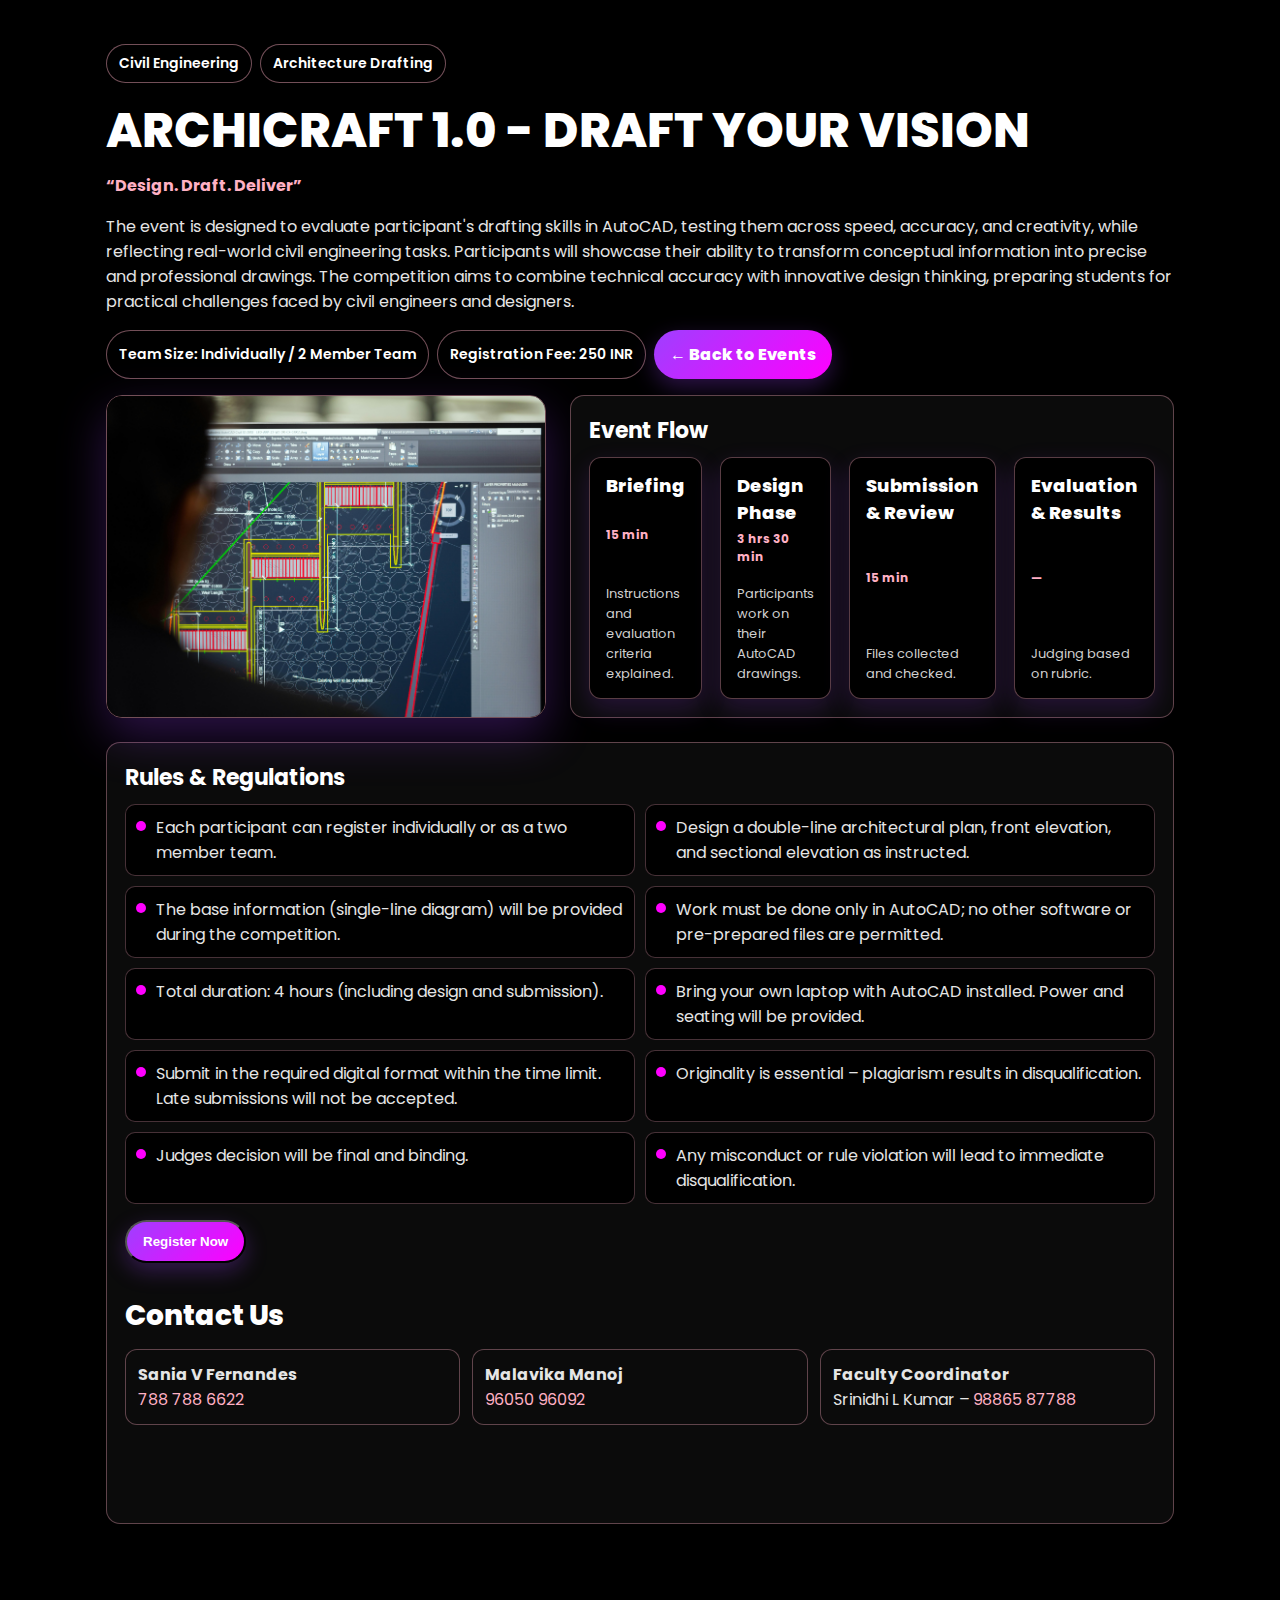
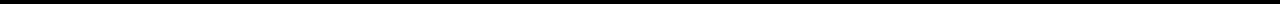
<file: events/archicraft-10.html>
<!DOCTYPE html>
<html lang="en">
<head>
    <meta charset="UTF-8" />
    <meta name="viewport" content="width=device-width, initial-scale=1.0" />
    <title>ARCHICRAFT 1.0 – Magnovite 2025</title>
    <link rel="preconnect" href="https://fonts.googleapis.com" />
    <link rel="preconnect" href="https://fonts.gstatic.com" crossorigin />
    <link href="https://fonts.googleapis.com/css2?family=Poppins:wght@400;600;700;800&display=swap" rel="stylesheet" />
    <style>
        * { box-sizing: border-box; }
        body { margin: 0; font-family: 'Poppins', Arial, Helvetica, sans-serif; background:#000; color:#e5e5e5; }
        .wrap { max-width: 1100px; margin: 0 auto; padding: 32px 16px 80px; }
        .chip { display:inline-flex; align-items:center; padding:8px 12px; border-radius:999px; border:1px solid rgba(255,176,196,.45); background:rgba(0,0,0,.5); color:#fff; font-weight:600; font-size:14px; }
        .title { font-size: clamp(28px, 4vw, 48px); font-weight:800; color:#fff; margin: 10px 0 6px; }
        .tagline { color:#ffb0c4; font-weight:700; margin: 0 0 12px; }
        .hero { border-radius:16px; overflow:hidden; border:1px solid rgba(255,176,196,.45); box-shadow: 0 18px 48px rgba(158,63,255,.28); }
        .hero img { width:100%; height:100%; display:block; object-fit:cover; }
        .grid { display:grid; gap:24px; grid-template-columns: 1fr; }
        @media (min-width: 960px){ .grid{ grid-template-columns: 1.3fr 1fr; } }
        .card { padding:18px; border-radius:14px; background:#0b0b0b; border:1px solid rgba(255,176,196,.35); }
        .card h2 { margin: 0 0 10px; color:#fff; font-size:22px; }
        /* Flow steps (uniform cards, no arrows) */
        .flowchart { display:grid; gap:18px; grid-template-columns: repeat(4, 1fr); }
        .node { position:relative; padding:14px 16px; border-radius:12px; background:#000; border:1px solid rgba(255,176,196,.35); box-shadow:0 10px 26px rgba(158,63,255,.18); min-height: 150px; display:flex; flex-direction:column; justify-content:space-between; }
        .node .title { font-size:18px; margin:0; }
        .node .meta { color:#ffb0c4; font-size:12px; font-weight:700; margin-top:4px; }
        @media (max-width:1024px){ .flowchart{ grid-template-columns: repeat(2, 1fr); } }
        @media (max-width:720px){ .flowchart{ grid-template-columns: 1fr; } }
        .rules { display:grid; gap:10px; grid-template-columns: 1fr; }
        @media (min-width: 720px){ .rules{ grid-template-columns: 1fr 1fr; } }
        .rule { display:flex; gap:10px; padding:10px; border-radius:10px; background:#000; border:1px solid rgba(255,176,196,.28); }
        .dot{ width:10px; height:10px; border-radius:50%; background:#ff00ff; margin-top:6px; flex: 0 0 auto; }
        .btn { display:inline-flex; align-items:center; gap:8px; padding:12px 16px; border-radius:999px; text-decoration:none; font-weight:800; color:#fff; background:linear-gradient(135deg,#9e3fff 0%, #ff00ff 100%); box-shadow:0 8px 22px rgba(158,63,255,.28); transition:.2s ease; }
        .btn:hover{ transform: translateY(-2px); box-shadow:0 16px 36px rgba(158,63,255,.42); }
        .subchips{ display:flex; gap:8px; flex-wrap:wrap; margin:12px 0; }
        footer { margin-top:40px; padding:24px 0; }
        .contacts { display:grid; gap:12px; grid-template-columns: 1fr; }
        @media (min-width:720px){ .contacts{ grid-template-columns: 1fr 1fr 1fr; } }
        .contact-card{ background:#0b0b0b; border:1px solid rgba(255,176,196,.35); border-radius:12px; padding:12px; }
        .contact-card a{ color:#ffb0c4; text-decoration:none; }
        /* Modal */
        .modal { position: fixed; inset: 0; display: none; place-items: center; z-index: 5000; }
        .modal.is-open { display: grid; }
        .modal-backdrop { position:absolute; inset:0; background: rgba(0,0,0,.7); backdrop-filter: blur(5px); }
        .modal-dialog { position:relative; width:min(92vw, 720px); background:#0b0b0b; border:1px solid rgba(255,176,196,.35); border-radius:16px; box-shadow:0 30px 80px rgba(0,0,0,.6); overflow:hidden; }
        .modal-header { display:flex; align-items:center; justify-content:space-between; padding:16px 18px; border-bottom:1px solid rgba(255,176,196,.25); }
        .modal-body { padding:18px; }
        .close-btn { background:transparent; border:1px solid rgba(255,176,196,.35); color:#fff; border-radius:10px; padding:6px 10px; cursor:pointer; }
        .form-grid { display:grid; gap:12px; grid-template-columns: 1fr; }
        @media (min-width:720px){ .form-grid{ grid-template-columns: 1fr 1fr; } }
        label { font-size:13px; color:#cfcfcf; display:block; margin-bottom:6px; }
        input, select { width:100%; padding:10px 12px; border-radius:10px; border:1px solid rgba(255,176,196,.28); background:#000; color:#fff; }
        /* hide native arrow for fixed select */
        select.no-arrow { -webkit-appearance: none; -moz-appearance: none; appearance: none; background-image: none; padding-right: 12px; cursor: default; }
        select[disabled] { opacity: 1; color:#fff; border-color: rgba(255,176,196,.28); }
        .full { grid-column: 1 / -1; }
        .help { font-size:12px; color:#9d9d9d; }
        .actions { display:flex; gap:10px; justify-content:flex-end; margin-top:10px; }
    </style>
</head>
<body>
    <div class="wrap">
        <div class="subchips">
            <span class="chip">Civil Engineering</span>
            <span class="chip">Architecture Drafting</span>
        </div>
        <h1 class="title">ARCHICRAFT 1.0 - DRAFT YOUR VISION</h1>
        <p class="tagline">“Design. Draft. Deliver”</p>
        <p>The event is designed to evaluate participant's drafting skills in AutoCAD, testing them across speed, accuracy, and creativity, while reflecting real-world civil engineering tasks. Participants will showcase their ability to transform conceptual information into precise and professional drawings. The competition aims to combine technical accuracy with innovative design thinking, preparing students for practical challenges faced by civil engineers and designers.</p>

        <div class="subchips">
            <span class="chip">Team Size: Individually / 2 Member Team</span>
            <span class="chip">Registration Fee: 250 INR</span>
            <a class="btn" href="../events.html">← Back to Events</a>
        </div>

        <div class="grid" style="margin-top:16px;">
            <div class="hero">
                <img src="../public/events/archicraft.jpg" alt="Archicraft 1.0" />
            </div>
            <div class="card">
                <h2>Event Flow</h2>
                <div class="flowchart">
                    <div class="node">
                        <p class="title">Briefing</p>
                        <p class="meta">15 min</p>
                        <p style="margin:6px 0 0; font-size:13px; color:#cfcfcf;">Instructions and evaluation criteria explained.</p>
                    </div>
                    <div class="node">
                        <p class="title">Design Phase</p>
                        <p class="meta">3 hrs 30 min</p>
                        <p style="margin:6px 0 0; font-size:13px; color:#cfcfcf;">Participants work on their AutoCAD drawings.</p>
                    </div>
                    <div class="node">
                        <p class="title">Submission & Review</p>
                        <p class="meta">15 min</p>
                        <p style="margin:6px 0 0; font-size:13px; color:#cfcfcf;">Files collected and checked.</p>
                    </div>
                    <div class="node">
                        <p class="title">Evaluation & Results</p>
                        <p class="meta">—</p>
                        <p style="margin:6px 0 0; font-size:13px; color:#cfcfcf;">Judging based on rubric.</p>
                    </div>
                </div>
            </div>
        </div>

        <div class="card" style="margin-top:24px;">
            <h2>Rules & Regulations</h2>
            <div class="rules">
                    <div class="rule"><span class="dot"></span><div>Each participant can register individually or as a two member team.</div></div>
                    <div class="rule"><span class="dot"></span><div>Design a double-line architectural plan, front elevation, and sectional elevation as instructed.</div></div>
                    <div class="rule"><span class="dot"></span><div>The base information (single-line diagram) will be provided during the competition.</div></div>
                    <div class="rule"><span class="dot"></span><div>Work must be done only in AutoCAD; no other software or pre-prepared files are permitted.</div></div>
                    <div class="rule"><span class="dot"></span><div>Total duration: 4 hours (including design and submission).</div></div>
                    <div class="rule"><span class="dot"></span><div>Bring your own laptop with AutoCAD installed. Power and seating will be provided.</div></div>
                    <div class="rule"><span class="dot"></span><div>Submit in the required digital format within the time limit. Late submissions will not be accepted.</div></div>
                    <div class="rule"><span class="dot"></span><div>Originality is essential – plagiarism results in disqualification.</div></div>
                    <div class="rule"><span class="dot"></span><div>Judges decision will be final and binding.</div></div>
                    <div class="rule"><span class="dot"></span><div>Any misconduct or rule violation will lead to immediate disqualification.</div></div>
            </div>

            <div style="display:flex; justify-content:flex-start; margin-top:16px;">
                <button id="openRegister" class="btn">Register Now</button>
            </div>

        <footer class="wrap" style="padding-left:0;padding-right:0;">
            <h2 class="title" style="font-size:28px; margin:0 0 12px;">Contact Us</h2>
            <div class="contacts">
                <div class="contact-card">
                    <strong>Sania V Fernandes</strong><br />
                    <a href="tel:+917887886622">788 788 6622</a>
                </div>
                <div class="contact-card">
                    <strong>Malavika Manoj</strong><br />
                    <a href="tel:+919605096092">96050 96092</a>
                </div>
                <div class="contact-card">
                    <strong>Faculty Coordinator</strong><br />
                    Srinidhi L Kumar – <a href="tel:+919886587788">98865 87788</a>
                </div>
            </div>
        </footer>
    </div>

    <!-- Registration Modal (Civil Department) -->
    <div class="modal" id="registerModal" aria-hidden="true">
        <div class="modal-backdrop" id="closeBackdrop"></div>
        <div class="modal-dialog" role="dialog" aria-modal="true" aria-labelledby="modalTitle">
            <div class="modal-header">
                <h3 id="modalTitle" style="margin:0; color:#fff;">Civil Engineering Registration</h3>
                <button class="close-btn" id="closeModal">Close</button>
            </div>
            <form id="deptForm" class="modal-body">
                <div class="form-grid">
                    <div class="full">
                        <label>Department</label>
                        <input type="text" name="department" value="Civil Engineering" readonly />
                    </div>
                    <div class="full">
                        <label>Select Event *</label>
                        <select name="event" class="no-arrow" required>
                            <option value="">Choose...</option>
                            <option value="Archicraft 1.0">Archicraft 1.0</option>
                            <option value="Eco-Forge">Eco-Forge</option>
                        </select>
                    </div>
                    <div>
                        <label>Name of Team *</label>
                        <input name="teamName" required />
                    </div>
                    <div>
                        <label>Full Name of Participant/ POC *</label>
                        <input name="pocName" required />
                    </div>
                    <div>
                        <label>Contact Number (WhatsApp enabled) *</label>
                        <input name="phone" type="tel" pattern="[0-9\s+()-]{8,15}" required />
                    </div>
                    <div>
                        <label>No. of Team Members *</label>
                        <input name="teamSize" type="number" min="1" max="10" required />
                    </div>
                    <div class="full">
                        <label>Name of College/University *</label>
                        <input name="college" required />
                    </div>
                    <div class="full">
                        <label>Contingent / Non-contingent *</label>
                        <select name="contingent" required>
                            <option value="">Choose...</option>
                            <option>Contingent</option>
                            <option>Non-contingent</option>
                        </select>
                        <div class="help">One shared form per department (Civil) covering all events.</div>
                    </div>
                </div>
                <div class="actions">
                    <button type="button" class="close-btn" id="cancelBtn">Cancel</button>
                    <button type="submit" class="btn">Submit</button>
                </div>
            </form>
        </div>
    </div>

    <script>
        (function(){
            const openBtn = document.getElementById('openRegister');
            const modal = document.getElementById('registerModal');
            const closeBtn = document.getElementById('closeModal');
            const closeBackdrop = document.getElementById('closeBackdrop');
            const cancelBtn = document.getElementById('cancelBtn');
            const form = document.getElementById('deptForm');

            const SCRIPT_URL = 'https://script.google.com/macros/s/AKfycbyQipsJ2kFu93nFHUIugL61GJrSpaLLbZHmhKesRPJ13yP7pCKom-JcOzYpgd2tMFZLnw/exec';

            function open(){ modal.classList.add('is-open'); }
            function close(){ modal.classList.remove('is-open'); }

            openBtn.addEventListener('click', open);
            closeBtn.addEventListener('click', close);
            closeBackdrop.addEventListener('click', close);
            cancelBtn.addEventListener('click', close);

            // Fix event to current page (still submitted to same sheet)
            const eventSelect = form.elements['event'];
            const fixedEventName = 'Archicraft 1.0';
            if (eventSelect) {
                eventSelect.value = fixedEventName;
                eventSelect.disabled = true;
                // Disabled fields are not submitted, add hidden mirror
                const hiddenEvent = document.createElement('input');
                hiddenEvent.type = 'hidden';
                hiddenEvent.name = 'event';
                hiddenEvent.value = fixedEventName;
                form.appendChild(hiddenEvent);
            }

            form.addEventListener('submit', (e) => {
                e.preventDefault();
                const data = new FormData(form);
                data.append('sourcePage', 'archicraft-10');
                // Fire-and-forget request; always show success to the user
                if (SCRIPT_URL) {
                    fetch(SCRIPT_URL, { method: 'POST', body: data })
                        .then(async (res) => {
                            const text = await res.text().catch(() => '');
                            console.debug('[archicraft-10] submit response:', res.status, text);
                        })
                        .catch((err) => console.error('[archicraft-10] submit error:', err));
                }
                alert('Application submitted successfully. We will reach out on WhatsApp.');
                form.reset();
                close();
            });
        })();
    </script>
</body>
</html>
</file>
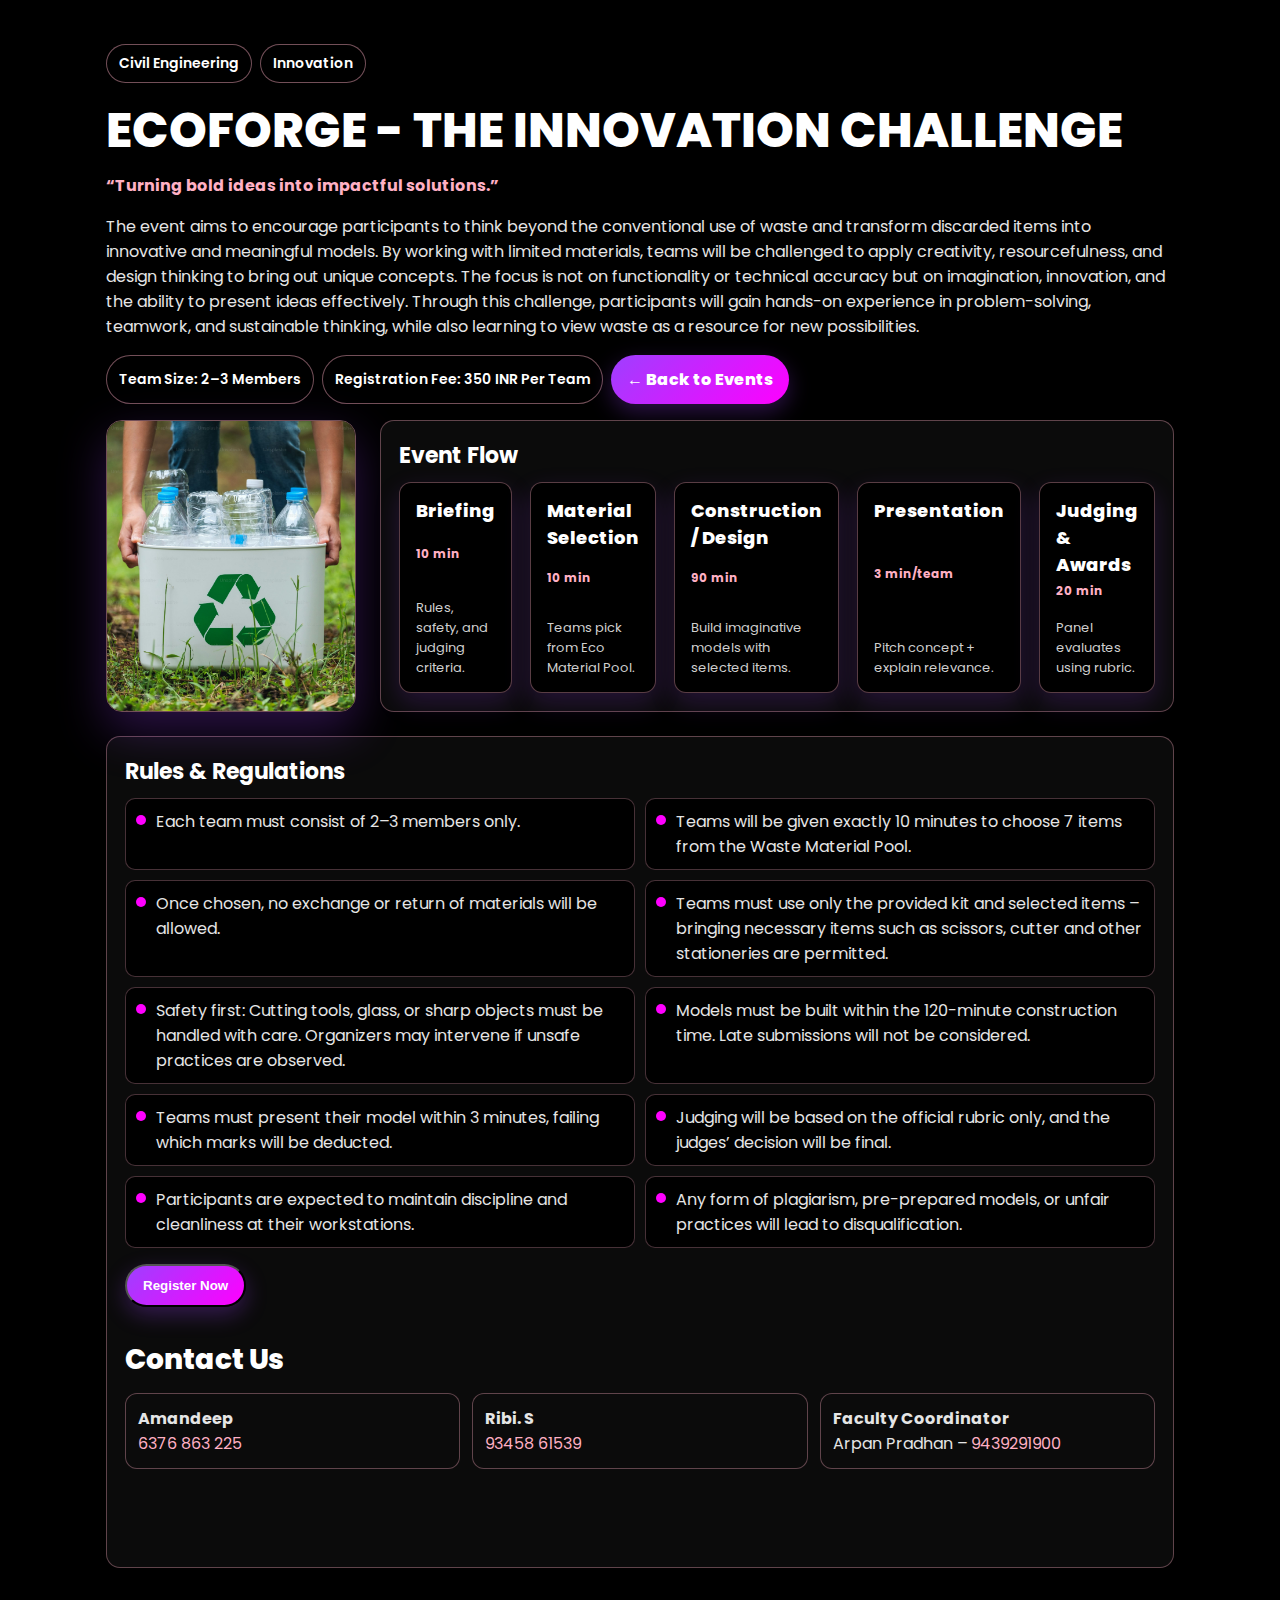
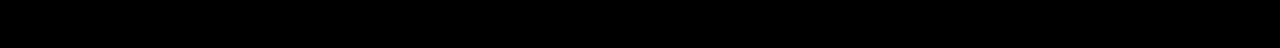
<file: events/eco-forge.html>
<!DOCTYPE html>
<html lang="en">
<head>
    <meta charset="UTF-8" />
    <meta name="viewport" content="width=device-width, initial-scale=1.0" />
    <title>EcoForge – The Innovation Challenge • Magnovite 2025</title>
    <link rel="preconnect" href="https://fonts.googleapis.com" />
    <link rel="preconnect" href="https://fonts.gstatic.com" crossorigin />
    <link href="https://fonts.googleapis.com/css2?family=Poppins:wght@400;600;700;800&display=swap" rel="stylesheet" />
    <style>
        * { box-sizing: border-box; }
        body { margin: 0; font-family: 'Poppins', Arial, Helvetica, sans-serif; background:#000; color:#e5e5e5; }
        .wrap { max-width: 1100px; margin: 0 auto; padding: 32px 16px 80px; }
        .chip { display:inline-flex; align-items:center; padding:8px 12px; border-radius:999px; border:1px solid rgba(255,176,196,.45); background:rgba(0,0,0,.5); color:#fff; font-weight:600; font-size:14px; }
        .title { font-size: clamp(28px, 4vw, 48px); font-weight:800; color:#fff; margin: 10px 0 6px; }
        .tagline { color:#ffb0c4; font-weight:700; margin: 0 0 12px; }
        .hero { border-radius:16px; overflow:hidden; border:1px solid rgba(255,176,196,.45); box-shadow: 0 18px 48px rgba(158,63,255,.28); }
        .hero img { width:100%; height:100%; display:block; object-fit:cover; }
        .grid { display:grid; gap:24px; grid-template-columns: 1fr; }
        @media (min-width: 960px){ .grid{ grid-template-columns: 1.3fr 1fr; } }
        .card { padding:18px; border-radius:14px; background:#0b0b0b; border:1px solid rgba(255,176,196,.35); }
        .card h2 { margin: 0 0 10px; color:#fff; font-size:22px; }
        /* Flow steps (uniform cards, no arrows) */
        .flowchart { display:grid; gap:18px; grid-template-columns: repeat(5, 1fr); }
        .node { position:relative; padding:14px 16px; border-radius:12px; background:#000; border:1px solid rgba(255,176,196,.35); box-shadow:0 10px 26px rgba(158,63,255,.18); min-height: 150px; display:flex; flex-direction:column; justify-content:space-between; }
        .node .title { font-size:18px; margin:0; }
        .node .meta { color:#ffb0c4; font-size:12px; font-weight:700; margin-top:4px; }
        @media (max-width:1200px){ .flowchart{ grid-template-columns: repeat(3, 1fr); } }
        @media (max-width:720px){ .flowchart{ grid-template-columns: 1fr; } }
        .rules { display:grid; gap:10px; grid-template-columns: 1fr; }
        @media (min-width: 720px){ .rules{ grid-template-columns: 1fr 1fr; } }
        .rule { display:flex; gap:10px; padding:10px; border-radius:10px; background:#000; border:1px solid rgba(255,176,196,.28); }
        .dot{ width:10px; height:10px; border-radius:50%; background:#ff00ff; margin-top:6px; flex: 0 0 auto; }
        .btn { display:inline-flex; align-items:center; gap:8px; padding:12px 16px; border-radius:999px; text-decoration:none; font-weight:800; color:#fff; background:linear-gradient(135deg,#9e3fff 0%, #ff00ff 100%); box-shadow:0 8px 22px rgba(158,63,255,.28); transition:.2s ease; }
        .btn:hover{ transform: translateY(-2px); box-shadow:0 16px 36px rgba(158,63,255,.42); }
        .subchips{ display:flex; gap:8px; flex-wrap:wrap; margin:12px 0; }
        footer { margin-top:40px; padding:24px 0; }
        .contacts { display:grid; gap:12px; grid-template-columns: 1fr; }
        @media (min-width:720px){ .contacts{ grid-template-columns: 1fr 1fr 1fr; } }
        .contact-card{ background:#0b0b0b; border:1px solid rgba(255,176,196,.35); border-radius:12px; padding:12px; }
        .contact-card a{ color:#ffb0c4; text-decoration:none; }
        /* Modal */
        .modal { position: fixed; inset: 0; display: none; place-items: center; z-index: 5000; }
        .modal.is-open { display: grid; }
        .modal-backdrop { position:absolute; inset:0; background: rgba(0,0,0,.7); backdrop-filter: blur(5px); }
        .modal-dialog { position:relative; width:min(92vw, 720px); background:#0b0b0b; border:1px solid rgba(255,176,196,.35); border-radius:16px; box-shadow:0 30px 80px rgba(0,0,0,.6); overflow:hidden; }
        .modal-header { display:flex; align-items:center; justify-content:space-between; padding:16px 18px; border-bottom:1px solid rgba(255,176,196,.25); }
        .modal-body { padding:18px; }
        .close-btn { background:transparent; border:1px solid rgba(255,176,196,.35); color:#fff; border-radius:10px; padding:6px 10px; cursor:pointer; }
        .form-grid { display:grid; gap:12px; grid-template-columns: 1fr; }
        @media (min-width:720px){ .form-grid{ grid-template-columns: 1fr 1fr; } }
        label { font-size:13px; color:#cfcfcf; display:block; margin-bottom:6px; }
        input, select { width:100%; padding:10px 12px; border-radius:10px; border:1px solid rgba(255,176,196,.28); background:#000; color:#fff; }
        .full { grid-column: 1 / -1; }
        .help { font-size:12px; color:#9d9d9d; }
        .actions { display:flex; gap:10px; justify-content:flex-end; margin-top:10px; }
        /* hide arrow for fixed select */
        select.no-arrow { -webkit-appearance: none; -moz-appearance: none; appearance: none; background-image: none; padding-right: 12px; cursor: default; }
        select[disabled] { opacity: 1; color:#fff; border-color: rgba(255,176,196,.28); }
    </style>
</head>
<body>
    <div class="wrap">
        <div class="subchips">
            <span class="chip">Civil Engineering</span>
            <span class="chip">Innovation</span>
        </div>
        <h1 class="title">ECOFORGE - THE INNOVATION CHALLENGE</h1>
        <p class="tagline">“Turning bold ideas into impactful solutions.”</p>
        <p>The event aims to encourage participants to think beyond the conventional use of waste and transform discarded items into innovative and meaningful models. By working with limited materials, teams will be challenged to apply creativity, resourcefulness, and design thinking to bring out unique concepts. The focus is not on functionality or technical accuracy but on imagination, innovation, and the ability to present ideas effectively. Through this challenge, participants will gain hands-on experience in problem-solving, teamwork, and sustainable thinking, while also learning to view waste as a resource for new possibilities.</p>

        <div class="subchips">
            <span class="chip">Team Size: 2–3 Members</span>
            <span class="chip">Registration Fee: 350 INR Per Team</span>
            <a class="btn" href="../events.html">← Back to Events</a>
        </div>

        <div class="grid" style="margin-top:16px;">
            <div class="hero">
                <img src="../public/events/ecoforge.jpg" alt="EcoForge" />
            </div>
            <div class="card">
                <h2>Event Flow</h2>
                <div class="flowchart">
                    <div class="node">
                        <p class="title">Briefing</p>
                        <p class="meta">10 min</p>
                        <p style="margin:6px 0 0; font-size:13px; color:#cfcfcf;">Rules, safety, and judging criteria.</p>
                    </div>
                    <div class="node">
                        <p class="title">Material Selection</p>
                        <p class="meta">10 min</p>
                        <p style="margin:6px 0 0; font-size:13px; color:#cfcfcf;">Teams pick from Eco Material Pool.</p>
                    </div>
                    <div class="node">
                        <p class="title">Construction / Design</p>
                        <p class="meta">90 min</p>
                        <p style="margin:6px 0 0; font-size:13px; color:#cfcfcf;">Build imaginative models with selected items.</p>
                    </div>
                    <div class="node">
                        <p class="title">Presentation</p>
                        <p class="meta">3 min/team</p>
                        <p style="margin:6px 0 0; font-size:13px; color:#cfcfcf;">Pitch concept + explain relevance.</p>
                    </div>
                    <div class="node">
                        <p class="title">Judging & Awards</p>
                        <p class="meta">20 min</p>
                        <p style="margin:6px 0 0; font-size:13px; color:#cfcfcf;">Panel evaluates using rubric.</p>
                    </div>
                </div>
            </div>
        </div>

        <div class="card" style="margin-top:24px;">
            <h2>Rules & Regulations</h2>
            <div class="rules">
                <div class="rule"><span class="dot"></span><div>Each team must consist of 2–3 members only.</div></div>
                <div class="rule"><span class="dot"></span><div>Teams will be given exactly 10 minutes to choose 7 items from the Waste Material Pool.</div></div>
                <div class="rule"><span class="dot"></span><div>Once chosen, no exchange or return of materials will be allowed.</div></div>
                <div class="rule"><span class="dot"></span><div>Teams must use only the provided kit and selected items – bringing necessary items such as scissors, cutter and other stationeries are permitted.</div></div>
                <div class="rule"><span class="dot"></span><div>Safety first: Cutting tools, glass, or sharp objects must be handled with care. Organizers may intervene if unsafe practices are observed.</div></div>
                <div class="rule"><span class="dot"></span><div>Models must be built within the 120-minute construction time. Late submissions will not be considered.</div></div>
                <div class="rule"><span class="dot"></span><div>Teams must present their model within 3 minutes, failing which marks will be deducted.</div></div>
                <div class="rule"><span class="dot"></span><div>Judging will be based on the official rubric only, and the judges’ decision will be final.</div></div>
                <div class="rule"><span class="dot"></span><div>Participants are expected to maintain discipline and cleanliness at their workstations.</div></div>
                <div class="rule"><span class="dot"></span><div>Any form of plagiarism, pre-prepared models, or unfair practices will lead to disqualification.</div></div>
            </div>

            <div style="display:flex; justify-content:flex-start; margin-top:16px;">
                <button id="openRegister" class="btn">Register Now</button>
            </div>

        <footer class="wrap" style="padding-left:0;padding-right:0;">
            <h2 class="title" style="font-size:28px; margin:0 0 12px;">Contact Us</h2>
            <div class="contacts">
                <div class="contact-card">
                    <strong>Amandeep</strong><br />
                    <a href="tel:+916376863225">6376 863 225</a>
                </div>
                <div class="contact-card">
                    <strong>Ribi. S</strong><br />
                    <a href="tel:+919345861539">93458 61539</a>
                </div>
                <div class="contact-card">
                    <strong>Faculty Coordinator</strong><br />
                    Arpan Pradhan – <a href="tel:+919439291900">9439291900</a>
                </div>
            </div>
        </footer>
    </div>

    <!-- Registration Modal (Civil Department, fixed to Eco-Forge) -->
    <div class="modal" id="registerModal" aria-hidden="true">
        <div class="modal-backdrop" id="closeBackdrop"></div>
        <div class="modal-dialog" role="dialog" aria-modal="true" aria-labelledby="modalTitle">
            <div class="modal-header">
                <h3 id="modalTitle" style="margin:0; color:#fff;">Civil Engineering Registration</h3>
                <button class="close-btn" id="closeModal">Close</button>
            </div>
            <form id="deptForm" class="modal-body">
                <div class="form-grid">
                    <div class="full">
                        <label>Department</label>
                        <input type="text" name="department" value="Civil Engineering" readonly />
                    </div>
                    <div class="full">
                        <label>Select Event *</label>
                        <select name="event" class="no-arrow" required>
                            <option value="">Choose...</option>
                            <option value="Archicraft 1.0">Archicraft 1.0</option>
                            <option value="Eco-Forge">Eco-Forge</option>
                        </select>
                    </div>
                    <div>
                        <label>Name of Team *</label>
                        <input name="teamName" required />
                    </div>
                    <div>
                        <label>Full Name of Participant/ POC *</label>
                        <input name="pocName" required />
                    </div>
                    <div>
                        <label>Contact Number (WhatsApp enabled) *</label>
                        <input name="phone" type="tel" pattern="[0-9\s+()-]{8,15}" required />
                    </div>
                    <div>
                        <label>No. of Team Members * (2–3 for Eco-Forge)</label>
                        <input name="teamSize" type="number" min="2" max="3" value="2" required />
                    </div>
                    <div class="full">
                        <label>Name of College/University *</label>
                        <input name="college" required />
                    </div>
                    <div class="full">
                        <label>Contingent / Non-contingent *</label>
                        <select name="contingent" required>
                            <option value="">Choose...</option>
                            <option>Contingent</option>
                            <option>Non-contingent</option>
                        </select>
                        <div class="help">One shared form per department (Civil) covering all events.</div>
                    </div>
                </div>
                <div class="actions">
                    <button type="button" class="close-btn" id="cancelBtn">Cancel</button>
                    <button type="submit" class="btn">Submit</button>
                </div>
            </form>
        </div>
    </div>

    <script>
        (function(){
            const openBtn = document.getElementById('openRegister');
            const modal = document.getElementById('registerModal');
            const closeBtn = document.getElementById('closeModal');
            const closeBackdrop = document.getElementById('closeBackdrop');
            const cancelBtn = document.getElementById('cancelBtn');
            const form = document.getElementById('deptForm');

            const SCRIPT_URL = 'https://script.google.com/macros/s/AKfycbyQipsJ2kFu93nFHUIugL61GJrSpaLLbZHmhKesRPJ13yP7pCKom-JcOzYpgd2tMFZLnw/exec';

            function open(){ modal.classList.add('is-open'); }
            function close(){ modal.classList.remove('is-open'); }

            openBtn.addEventListener('click', open);
            closeBtn.addEventListener('click', close);
            closeBackdrop.addEventListener('click', close);
            cancelBtn.addEventListener('click', close);

            // Fix event to current page (still submitted to same sheet)
            const eventSelect = form.elements['event'];
            const fixedEventName = 'Eco-Forge';
            if (eventSelect) {
                eventSelect.value = fixedEventName;
                eventSelect.disabled = true;
                const hiddenEvent = document.createElement('input');
                hiddenEvent.type = 'hidden';
                hiddenEvent.name = 'event';
                hiddenEvent.value = fixedEventName;
                form.appendChild(hiddenEvent);
            }

            // Enforce team size 2–3
            const teamSizeInput = form.elements['teamSize'];
            if (teamSizeInput) {
                teamSizeInput.addEventListener('input', () => {
                    const val = parseInt(teamSizeInput.value || '2', 10);
                    if (val > 3) teamSizeInput.value = '3';
                    if (val < 2 || isNaN(val)) teamSizeInput.value = '2';
                });
            }

            form.addEventListener('submit', (e) => {
                e.preventDefault();
                const data = new FormData(form);
                const val = parseInt((data.get('teamSize')||'2'), 10);
                if (val < 2 || val > 3) {
                    alert('For Eco-Forge, team size must be 2 or 3 members.');
                    return;
                }
                data.append('sourcePage', 'eco-forge');
                // Fire-and-forget request; always show success to the user
                if (SCRIPT_URL) {
                    fetch(SCRIPT_URL, { method: 'POST', body: data })
                        .then(async (res) => {
                            const text = await res.text().catch(() => '');
                            console.debug('[eco-forge] submit response:', res.status, text);
                        })
                        .catch((err) => console.error('[eco-forge] submit error:', err));
                }
                alert('Application submitted successfully. We will reach out on WhatsApp.');
                form.reset();
                close();
            });
        })();
    </script>
</body>
</html>
</file>
<file: src/style.css>
* {
	padding: 0;
	margin: 0;
	box-sizing: border-box;
	font-family: 'Poppins', Arial, Helvetica, sans-serif;
}

html {
	scroll-behavior: smooth;
}

body {
	width: 100vw;
	min-height: 100svh;
	overflow-x: hidden;
	overflow: hidden; /* prevent horizontal scrolling initially */
}

.page-gallery body,
body.page-gallery {
	overflow-y: auto;
	overflow-x: hidden;
}

.container {
	min-height: 100svh;
	position: relative;
	background: #000000;
	padding-top: 80px; /* Account for fixed navigation */
}

.overlay {
	position: fixed;
	top: 0;
	left: 0;
	right: 0;
	bottom: 0;
	background-color: black;
	z-index: 1;
	pointer-events: none;
}

.hero-main-container {
	width: 100%;
	height: 100vh;
	position: relative;
	transform: scale(1.25);
	background-image: url('../public/introducing.png');
	background-size: 1000vh;
	background-position: 50% 41.7%;
	background-repeat: no-repeat;
	background-origin: content-box;
	padding-bottom: 200px;
}

.hero-main-image {
	width: 100%;
	height: 100vh;
	/* transform: scale(1.25); */
	position: absolute;
	inset: 0;
	object-fit: cover;
}

.hero-main-logo {
	position: absolute;
	inset: 0;
	z-index: 1;
	display: flex;
	align-items: center;
	justify-content: center;
	pointer-events: none;
	transform: translate(0, 0); /* Ensure perfect centering */
}

.hero-main-logo img {
	width: min(80vw, 900px);
	height: auto;
	filter: drop-shadow(0 8px 24px rgba(0, 0, 0, 0.45));
}

.hero-main-logo span {
	color: #ffffff;
	text-transform: uppercase;
	letter-spacing: 0.04em;
	font-weight: 800;
	font-size: clamp(2rem, 6vw, 6rem);
	line-height: 1;
	text-shadow: 0 6px 20px rgba(0, 0, 0, 0.5);
}

.hero-text-logo-container {
	width: 100%;
	height: 100vh;
	position: absolute;
	inset: 0;
	z-index: -1;
	object-fit: cover;
	background-color: transparent;
	display: flex;
	flex-direction: column;
	gap: 4rem;
	justify-content: center;
	align-items: center;
}

.hero-content-wrapper {
	display: flex;
	width: 100%;
	height: 100%;
	position: relative;
	align-items: center;
	justify-content: center;
}

.hero-vertical-text {
	position: absolute;
	left: 2rem;
	top: 50%;
	transform: translateY(-50%);
	writing-mode: vertical-rl;
	text-orientation: mixed;
	z-index: 2;
}

.hero-main-content {
	display: flex;
	flex-direction: column;
	align-items: center;
	justify-content: center;
	text-align: center;
	z-index: 2;
}

.hero-text-vertical {
	color: #ffb0c4;
	text-align: center;
	text-transform: uppercase;
	background-image: radial-gradient(
		circle at 50% 200vh,
		rgba(255, 214, 135, 0) 0,
		rgba(157, 47, 106, 0.5) 90vh,
		rgba(157, 47, 106, 0.8) 120vh,
		rgba(32, 31, 66, 0) 150vh
	);
	-webkit-text-fill-color: transparent;
	font-size: 3rem;
	background-clip: text;
	line-height: 0.9;
	margin: 0;
	letter-spacing: 0.1em;
}

.hero-tagline {
	color: #ffb0c4;
	font-size: 1.2rem;
	font-weight: 600;
	text-transform: uppercase;
	letter-spacing: 0.15em;
	margin-top: 1rem;
	opacity: 0;
	background-image: radial-gradient(
		circle at 50% 200vh,
		rgba(255, 214, 135, 0) 0,
		rgba(157, 47, 106, 0.5) 90vh,
		rgba(157, 47, 106, 0.8) 120vh,
		rgba(32, 31, 66, 0) 150vh
	);
	-webkit-text-fill-color: transparent;
	background-clip: text;
	transform: translateY(30px);
	transition: all 0.8s ease;
}

.hero-text-logo {
	display: flex;
	align-items: center;
	justify-content: center;
	width: 100%;
	background-image: url('../public/MAGNOVITEBW.png');
	background-repeat: no-repeat;
	background-position: 50% 41.7%;
	background-size: 40vh;
	background-repeat: no-repeat;
	background-origin: content-box;
	padding-bottom: 200px;
	height: 100vh;
	position: absolute;
	inset: 0;
}

/* Navigation Styles */
.header {
	position: fixed;
	top: 0;
	left: 0;
	right: 0;
	z-index: 1000;
	background: rgba(0, 0, 0, 0.8);
	backdrop-filter: blur(10px);
	border-bottom: 1px solid rgba(255, 255, 255, 0.1);
}

.nav-container {
	max-width: 1200px;
	margin: 0 auto;
	padding: 0 1.25em;
}

.nav-row {
	display: flex;
	align-items: center;
	justify-content: space-between;
	height: 80px;
}

.nav-inner {
	display: flex;
	align-items: center;
	justify-content: space-between;
	width: 100%;
}

.nav-logo-row {
	text-decoration: none;
	color: #ffffff;
	font-weight: 800;
	font-size: 1.5rem;
	letter-spacing: 0.05em;
	transition: color 0.3s ease;
	display: flex;
	align-items: center;
}

.nav-logo-row:hover {
	color: #ffb0c4;
}

.nav-logo-img {
	height: 50px;
	width: auto;
	transition: transform 0.3s ease;
}

.nav-logo-row:hover .nav-logo-img {
	transform: scale(1.05);
}

.nav-menu {
	display: flex;
	align-items: center;
}

.nav-menu__links {
	display: flex;
	align-items: center;
	gap: 3rem;
}

.nav-link {
	display: flex;
	align-items: center;
	gap: 0.75rem;
	text-decoration: none;
	color: #ffffff;
	font-weight: 500;
	font-size: 0.95rem;
	letter-spacing: 0.02em;
	transition: all 0.3s ease;
	position: relative;
	padding: 0.5rem 0;
}

.nav-link::after {
	content: '';
	position: absolute;
	width: 100%;
	height: 1px;
	bottom: 0;
	left: 0;
	background: currentColor;
	transform-origin: center right;
	transform: scale(0, 1);
	transition: transform 0.3s ease;
	transition-delay: 0.1s;
}

.nav-link:hover::after {
	transform-origin: center left;
	transform: scale(1, 1);
	transition-delay: 0s;
}

.nav-link-text {
	position: relative;
	display: inline-block;
	transition: transform 0.3s ease;
}

.nav-link-text::before {
	content: '';
	position: absolute;
	top: 0;
	left: 0;
	right: 0;
	bottom: 0;
	background: linear-gradient(
		to bottom,
		#ffb0c4 0%,
		#ffb0c4 50%,
		transparent 50%,
		transparent 100%
	);
	background-size: 100% 200%;
	background-position: 0 100%;
	transition: background-position 0.3s ease;
	-webkit-background-clip: text;
	background-clip: text;
	-webkit-text-fill-color: transparent;
	color: transparent;
}

.nav-link:hover .nav-link-text::before {
	background-position: 0 0;
}

.nav-link-arrow {
	width: 12px;
	height: 12px;
	transition: transform 0.3s ease;
	opacity: 0.7;
}

.nav-link:hover .nav-link-arrow {
	transform: translateX(2px);
	opacity: 1;
}

.nav-link:hover {
	color: #ff00ff;
	text-shadow: 0 0 10px rgba(255, 0, 255, 0.5);
}

.nav-link:focus {
	outline: none;
	color: #ff00ff;
	text-shadow: 0 0 10px rgba(255, 0, 255, 0.5);
}

/* Nav dividers */
.nav-link:not(:last-child)::before {
	content: '';
	position: absolute;
	right: -1.5rem;
	top: 50%;
	transform: translateY(-50%);
	width: 1px;
	height: 1rem;
	background: rgba(255, 255, 255, 0.2);
}

/* Mobile Navigation */
@media (max-width: 768px) {
	.nav-container {
		padding: 0 1rem;
	}

	.nav-row {
		height: 70px;
	}

	.nav-logo-img {
		height: 45px;
	}

	.nav-menu__links {
		gap: 2rem;
	}

	.nav-link {
		font-size: 0.9rem;
		gap: 0.5rem;
	}

	.nav-link::after {
		transform: scale(0, 1) !important;
	}

	.nav-link:not(:last-child)::before {
		right: -1rem;
	}

	.nav-link-arrow {
		width: 10px;
		height: 10px;
	}

	.container {
		padding-top: 70px; /* Adjust for mobile nav height */
	}
}

@media (max-width: 480px) {
	.nav-logo-img {
		height: 40px;
	}

	.nav-menu__links {
		gap: 1.5rem;
	}

	.nav-link {
		font-size: 0.85rem;
		gap: 0.4rem;
	}

	.nav-link:not(:last-child)::before {
		right: -0.75rem;
	}

	.nav-link-arrow {
		display: none;
	}
}

/* Scroll Indicator Styles */
.scroll-indicator {
	position: absolute;
	bottom: 10%;
	left: 50%;
	transform: translateX(-50%);
	width: 34px;
	height: 14px;
	z-index: 10;
}

.scroll-indicator svg {
	color: #ffffff;
	width: 100%;
	height: 100%;
}

.hero-text {
	color: #ffb0c4;
	text-align: center;
	text-transform: uppercase;
	background-image: radial-gradient(
		circle at 50% 200vh,
		rgba(255, 214, 135, 0) 0,
		rgba(157, 47, 106, 0.5) 90vh,
		rgba(157, 47, 106, 0.8) 120vh,
		rgba(32, 31, 66, 0) 150vh
	);
	-webkit-text-fill-color: transparent;
	font-size: 4.5rem;
	background-clip: text;
	width: 100%;
	line-height: 0.9;
	margin-top: 55%;
}

/* Mobile adjustments for MAGNOVITE 2025 heading */
@media (max-width: 768px) {
	.hero-text {
		font-size: 3.25rem;
		margin-top: 0;
		padding: 0 1rem;
	}

	.hero-vertical-text {
		left: 1rem;
	}

	.hero-text-vertical {
		font-size: 2.5rem;
	}

	.hero-tagline {
		font-size: 1rem;
		margin-top: 0.8rem;
	}
}

@media (max-width: 480px) {
	.hero-text {
		font-size: 2.75rem;
		line-height: 1;
		margin-top: 0;
		padding: 0 1rem;
		overflow-wrap: anywhere;
	}

	.hero-vertical-text {
		left: 0.5rem;
	}

	.hero-text-vertical {
		font-size: 2rem;
	}

	.hero-tagline {
		font-size: 0.9rem;
		margin-top: 0.6rem;
	}
}

.hero-2-container {
	width: 100%;
	height: 100vh;
	position: absolute;
	inset: 0;
	/* z-index: -1; */
	opacity: 0;
	object-fit: cover;
	background-image: radial-gradient(
		circle at 50% 200vh,
		rgba(255, 214, 135, 0) 0,
		rgba(157, 47, 106, 0.5) 90vh,
		rgba(157, 47, 106, 0.8) 120vh,
		rgba(32, 31, 66, 0) 150vh
	);
	-webkit-text-fill-color: transparent;
	font-size: 6rem;
	background-clip: text;
	display: flex;
	flex-direction: column;
	gap: 2rem;
	justify-content: center;
	align-items: flex-start;
	text-align: left;
	padding: 0 2rem; /* mobile */
	visibility: hidden;
}

.hero-2-container p {
	max-width: 90%;
	font-size: 1rem;
}

.hero-2-container h3 {
	font-size: 2.5rem;
}

/* Social Media Links */
.social-links {
	display: flex;
	gap: 2rem;
	margin-top: 2rem;
	justify-content: center;
}

.social-link {
	display: flex;
	align-items: center;
	justify-content: center;
	text-decoration: none;
	color: #ffffff;
	transition: all 0.3s ease;
	width: 50px;
	height: 50px;
	border-radius: 12px;
	background: rgba(255, 255, 255, 0.1);
	backdrop-filter: blur(10px);
	border: 1px solid rgba(255, 255, 255, 0.2);
	position: relative;
}

.social-link span {
	display: none;
}

.social-link:hover {
	background: rgba(255, 255, 255, 0.2);
	transform: translateY(-2px);
	box-shadow: 0 8px 25px rgba(0, 0, 0, 0.3);
}

.social-icon {
	width: 24px;
	height: 24px;
	transition: transform 0.3s ease;
}

.social-link:hover .social-icon {
	transform: scale(1.1);
}

.instagram-link:hover {
	color: #e4405f;
}

.linkedin-link:hover {
	color: #0077b5;
}

/* Promo CTA */
.promo-cta {
	display: inline-flex;
	align-items: center;
	justify-content: center;
	width: 50px;
	height: 50px;
	margin-top: 1rem;
	padding: 0;
	border-radius: 12px;
	border: 1px solid rgba(255, 255, 255, 0.2);
	background: rgba(255, 255, 255, 0.08);
	color: #ffffff;
	cursor: pointer;
	transition: all 0.3s ease;
	backdrop-filter: blur(8px);
}

.promo-cta:hover {
	background: rgba(255, 255, 255, 0.18);
	transform: translateY(-1px);
	box-shadow: 0 8px 25px rgba(0, 0, 0, 0.25);
}

.promo-cta__icon {
	display: inline-flex;
}

.promo-cta__text {
	font-weight: 600;
	letter-spacing: 0.02em;
}

/* Promo Modal */
.promo-modal {
	position: fixed;
	inset: 0;
	display: none;
	place-items: center;
	z-index: 2000;
}

.promo-modal.is-open {
	display: grid;
}

.promo-modal__backdrop {
	position: absolute;
	inset: 0;
	background: rgba(0, 0, 0, 0.7);
	backdrop-filter: blur(6px);
}

.promo-modal__dialog {
	position: relative;
	width: min(92vw, 1000px);
	aspect-ratio: 16 / 9;
	background: rgba(20, 20, 24, 0.95);
	border: 1px solid rgba(255, 255, 255, 0.18);
	border-radius: 16px;
	box-shadow: 0 30px 80px rgba(0, 0, 0, 0.6);
	overflow: hidden;
}

.promo-modal__video-wrap {
	position: absolute;
	inset: 0;
	background: #000;
}

.promo-modal__video {
	width: 100%;
	height: 100%;
	object-fit: cover;
}

.promo-modal__close {
	position: absolute;
	top: 10px;
	right: 10px;
	width: 40px;
	height: 40px;
	display: inline-flex;
	align-items: center;
	justify-content: center;
	border: 1px solid rgba(255, 255, 255, 0.2);
	background: rgba(255, 255, 255, 0.08);
	color: #fff;
	border-radius: 10px;
	cursor: pointer;
	z-index: 1;
	transition: all 0.25s ease;
}

.promo-modal__close:hover {
	background: rgba(255, 255, 255, 0.2);
}

@media (max-width: 768px) {
	.promo-cta {
		margin-top: 0.5rem;
		width: 46px;
		height: 46px;
	}
}

/* Mobile Social Links */
@media (max-width: 768px) {
	.social-links {
		gap: 1.5rem;
		margin-top: 1.5rem;
	}

	.social-link {
		width: 45px;
		height: 45px;
	}

	.social-icon {
		width: 22px;
		height: 22px;
	}
}

@media (max-width: 480px) {
	.social-links {
		gap: 1.2rem;
		margin-top: 1.5rem;
	}

	.social-link {
		width: 40px;
		height: 40px;
	}

	.social-icon {
		width: 20px;
		height: 20px;
	}
}

@media (min-width: 1024px) {
	.hero-text {
		font-size: 6rem;
	}

	.scroll-indicator {
		bottom: 30px;
	}

	.hero-2-container {
		margin: 0 auto;
		max-width: 60%;
		padding: 0;
	}

	.hero-2-container p {
		max-width: 90%;
		font-size: 2rem;
	}

	.hero-2-container h3 {
		font-size: 3.5rem;
	}
}

/* Gallery */
.gallery-container {
	min-height: 100svh;
	background: #000;
	padding-top: 80px;
}

.gallery-hero {
	max-width: 1200px;
	margin: 0 auto;
	padding: 2rem 1.5rem 1rem;
	color: #fff;
}

.gallery-grid {
	max-width: 1200px;
	margin: 0 auto;
	padding: 0 1.5rem 3rem;
	display: grid;
	grid-template-columns: repeat(1, minmax(0, 1fr));
	gap: 1rem;
}

.gallery-item {
	position: relative;
	overflow: hidden;
	border-radius: 14px;
	border: 1px solid rgba(255, 255, 255, 0.12);
	background: rgba(255, 255, 255, 0.04);
}

.gallery-item img,
.gallery-item video {
	width: 100%;
	height: 100%;
	display: block;
	object-fit: cover;
}

.gallery-img {
	transition: transform 0.35s ease;
	cursor: zoom-in;
}

.gallery-item:hover .gallery-img {
	transform: scale(1.06);
}

@media (min-width: 700px) {
	.gallery-grid {
		grid-template-columns: repeat(2, minmax(0, 1fr));
	}
}

@media (min-width: 1024px) {
	.gallery-grid {
		grid-template-columns: repeat(3, minmax(0, 1fr));
	}
}

/* Lightbox */
.lightbox {
	position: fixed;
	inset: 0;
	display: none;
	z-index: 3000;
}

.lightbox.is-active {
	display: grid;
	place-items: center;
}

.lightbox__backdrop {
	position: absolute;
	inset: 0;
	background: rgba(0, 0, 0, 0.75);
	backdrop-filter: blur(6px);
	opacity: 0;
	transition: opacity 220ms ease;
}

.lightbox__chrome {
	position: absolute;
	top: 16px;
	right: 16px;
	display: flex;
	gap: 8px;
	z-index: 1;
}

.lightbox__btn {
	width: 40px;
	height: 40px;
	display: inline-flex;
	align-items: center;
	justify-content: center;
	border-radius: 10px;
	border: 1px solid rgba(255, 255, 255, 0.2);
	background: rgba(255, 255, 255, 0.08);
	color: #fff;
	cursor: pointer;
}

.lightbox__btn:hover {
	background: rgba(255, 255, 255, 0.2);
}

.lightbox__stage {
	width: min(96vw, 1200px);
	max-height: 90vh;
	border-radius: 16px;
	border: 1px solid rgba(255, 255, 255, 0.18);
	background: rgba(20, 20, 24, 0.95);
	box-shadow: 0 30px 80px rgba(0, 0, 0, 0.6);
	overflow: hidden;
	display: grid;
	place-items: center;
	grid-template-columns: auto;
	position: relative;
	transform: scale(0.96);
	opacity: 0;
	transition: transform 220ms ease, opacity 220ms ease;
}

#lightboxImg {
	width: 100%;
	height: 100%;
	object-fit: contain;
	transform-origin: center center;
	cursor: grab;
}

.lightbox__prev,
.lightbox__next {
	position: absolute;
	top: 50%;
	transform: translateY(-50%);
	z-index: 2;
	background: rgba(255, 255, 255, 0.08);
}
.lightbox.is-open .lightbox__backdrop {
	opacity: 1;
}
.lightbox.is-open .lightbox__stage {
	transform: scale(1);
	opacity: 1;
}

.lightbox__prev {
	left: 10px;
}
.lightbox__next {
	right: 10px;
}

/* Footer */
.site-footer {
	z-index: 100;
	width: 100%;
	background: #121212;
	border-top: 1px solid rgba(255, 255, 255, 0.08);
	color: #d9d9d9;
	padding: 2rem 1.5rem;
}

.footer-inner {
	max-width: 1200px;
	margin: 0 auto;
}

.footer-brand {
	display: flex;
	align-items: center;
	gap: 1rem;
	margin-bottom: 1.25rem;
}

.footer-logo {
	height: 56px;
	width: auto;
	filter: drop-shadow(0 4px 12px rgba(0, 0, 0, 0.4));
}

.footer-logo--christ {
	height: 68px;
}

.footer-divider {
	display: inline-block;
	width: 1px;
	height: 28px;
	background: rgba(255, 255, 255, 0.15);
}

.footer-columns {
	display: grid;
	grid-template-columns: 1fr;
	gap: 1.5rem;
}

.footer-col h4 {
	color: #ffffff;
	margin-bottom: 0.75rem;
}

.footer-link {
	display: block;
	color: #6fe4c6;
	text-decoration: none;
	margin: 0.25rem 0;
}

.footer-link:hover {
	text-decoration: underline;
}

.footer-social {
	display: flex;
	gap: 0.75rem;
	margin-top: 0.75rem;
}

@media (min-width: 900px) {
	.footer-columns {
		grid-template-columns: 2fr 2fr;
		align-items: start;
	}
}
</file>
<file: css/events.css>
/* Events page: black + purple theme */
:root {
  --bg-0: #000000;
  --bg-1: #0b0b0b;
  --pink-1: #ffb0c4;  /* about page pink */
  --magenta-1: #ff00ff;
  --violet-1: #9e3fff;
  --glass: rgba(255, 255, 255, 0.05);        /* neutral black glass */
  --glass-strong: rgba(255, 255, 255, 0.10); /* stronger glass */
}

body#events {
  background: var(--bg-0);
  color: #fff;
  overflow-y: auto !important;
  overflow-x: hidden !important;
}

.events-hero {
  min-height: 46vh;
  display: grid;
  place-items: center;
  text-align: center;
  padding: 4rem 1.5rem 1.25rem;
  background:
    radial-gradient(circle at 50% 30%, rgba(255,0,255,.12), transparent 45%),
    radial-gradient(circle at 20% 0%, rgba(158,63,255,.12), transparent 40%),
    linear-gradient(180deg, rgba(0,0,0,0.6), rgba(0,0,0,0.95));
}

.events-title {
  font-size: clamp(2.25rem, 6vw, 4.5rem);
  font-weight: 800;
  letter-spacing: .08em;
  text-transform: uppercase;
  color: var(--pink-1);
  line-height: .9;
  margin: 0 0 .75rem;
}

.events-subtitle {
  color: rgba(255,255,255,.8);
  font-size: clamp(1rem, 2.6vw, 1.35rem);
  max-width: 820px;
}

.search-container {
  max-width: 760px;
  margin: 0 auto;
  padding: 1.25rem 1.5rem 0;
}

.search-input {
  width: 100%;
  padding: 0.95rem 1.25rem;
  background: var(--glass);
  border: 1.5px solid rgba(255,255,255,.1);
  border-radius: 44px;
  color: #fff;
  transition: .25s ease;
}

.search-input::placeholder { color: rgba(255,255,255,.55); }
.search-input:focus {
  outline: none;
  background: var(--glass-strong);
  border-color: rgba(255, 176, 196, .55);
}

.filter-tags {
  display: flex; flex-wrap: wrap; gap: .5rem; justify-content: center;
  margin: 1rem 0 2rem;
}
.filter-tag {
  padding: .5rem 1rem;
  background: var(--glass);
  border: 1px solid rgba(255,255,255,.12);
  border-radius: 999px;
  color: rgba(255,255,255,.75);
  font-size: .9rem; cursor: pointer; transition: .25s ease;
}
.filter-tag:hover, .filter-tag.active {
  background: var(--glass-strong);
  border-color: rgba(255, 176, 196, .6);
  color: var(--pink-1);
}

.events-grid {
  display: grid;
  grid-template-columns: repeat(auto-fit, minmax(290px, 1fr));
  gap: 1.5rem;
  max-width: 1200px;
  margin: 0 auto;
  padding: 1.5rem;
}

.event-card {
  position: relative;
  background: rgba(255,255,255,.04);
  border: 1px solid rgba(255,255,255,.12);
  border-radius: 16px;
  overflow: hidden;
  transition: transform .25s ease, box-shadow .25s ease, border-color .25s ease, filter .25s ease;
}

.event-card:hover {
  transform: translateY(-6px);
  border-color: rgba(255, 176, 196, .5);
  box-shadow: 0 18px 48px rgba(158,63,255,.28), 0 2px 0 rgba(255, 176, 196, .25) inset;
  filter: saturate(1.05);
}

.event-link { /* full-card clickable overlay */
  position: absolute; inset: 0; z-index: 1;
}

.event-media {
  position: relative; aspect-ratio: 16 / 9; overflow: hidden;
}
.event-image { width: 100%; height: 100%; object-fit: cover; display: block; transition: transform .35s ease; }
.event-card:hover .event-image { transform: scale(1.05); }

.event-badge {
  position: absolute; inset: 12px auto auto 12px;
  background: rgba(0,0,0,.5);
  color: var(--pink-1);
  border: 1px solid rgba(255,176,196,.55);
  padding: .35rem .75rem; border-radius: 999px; font-size: .8rem; font-weight: 700;
  letter-spacing: .04em; text-transform: uppercase;
}

.event-content { padding: 1rem 1rem 1.25rem; position: relative; z-index: 2; }
.event-title { font-size: 1.15rem; font-weight: 800; margin: .25rem 0 .5rem; }
.event-description { color: rgba(255,255,255,.72); line-height: 1.55; font-size: .95rem; }

.event-actions { display: flex; gap: .5rem; align-items: center; margin-top: .9rem; }
.register-btn {
  background: linear-gradient(135deg, var(--violet-1) 0%, var(--magenta-1) 100%);
  color: #fff; font-weight: 800; padding: .7rem 1rem; border-radius: 999px;
  text-decoration: none; display: inline-flex; align-items: center; gap: .5rem;
  box-shadow: 0 8px 22px rgba(158,63,255,.28);
  transition: transform .2s ease, box-shadow .2s ease, filter .2s ease;
}
.register-btn:hover { transform: translateY(-2px); box-shadow: 0 16px 36px rgba(158,63,255,.42); filter: brightness(1.06); }

@media (max-width: 768px) {
  .events-grid { grid-template-columns: 1fr; padding: 1rem; }
}
</file>
